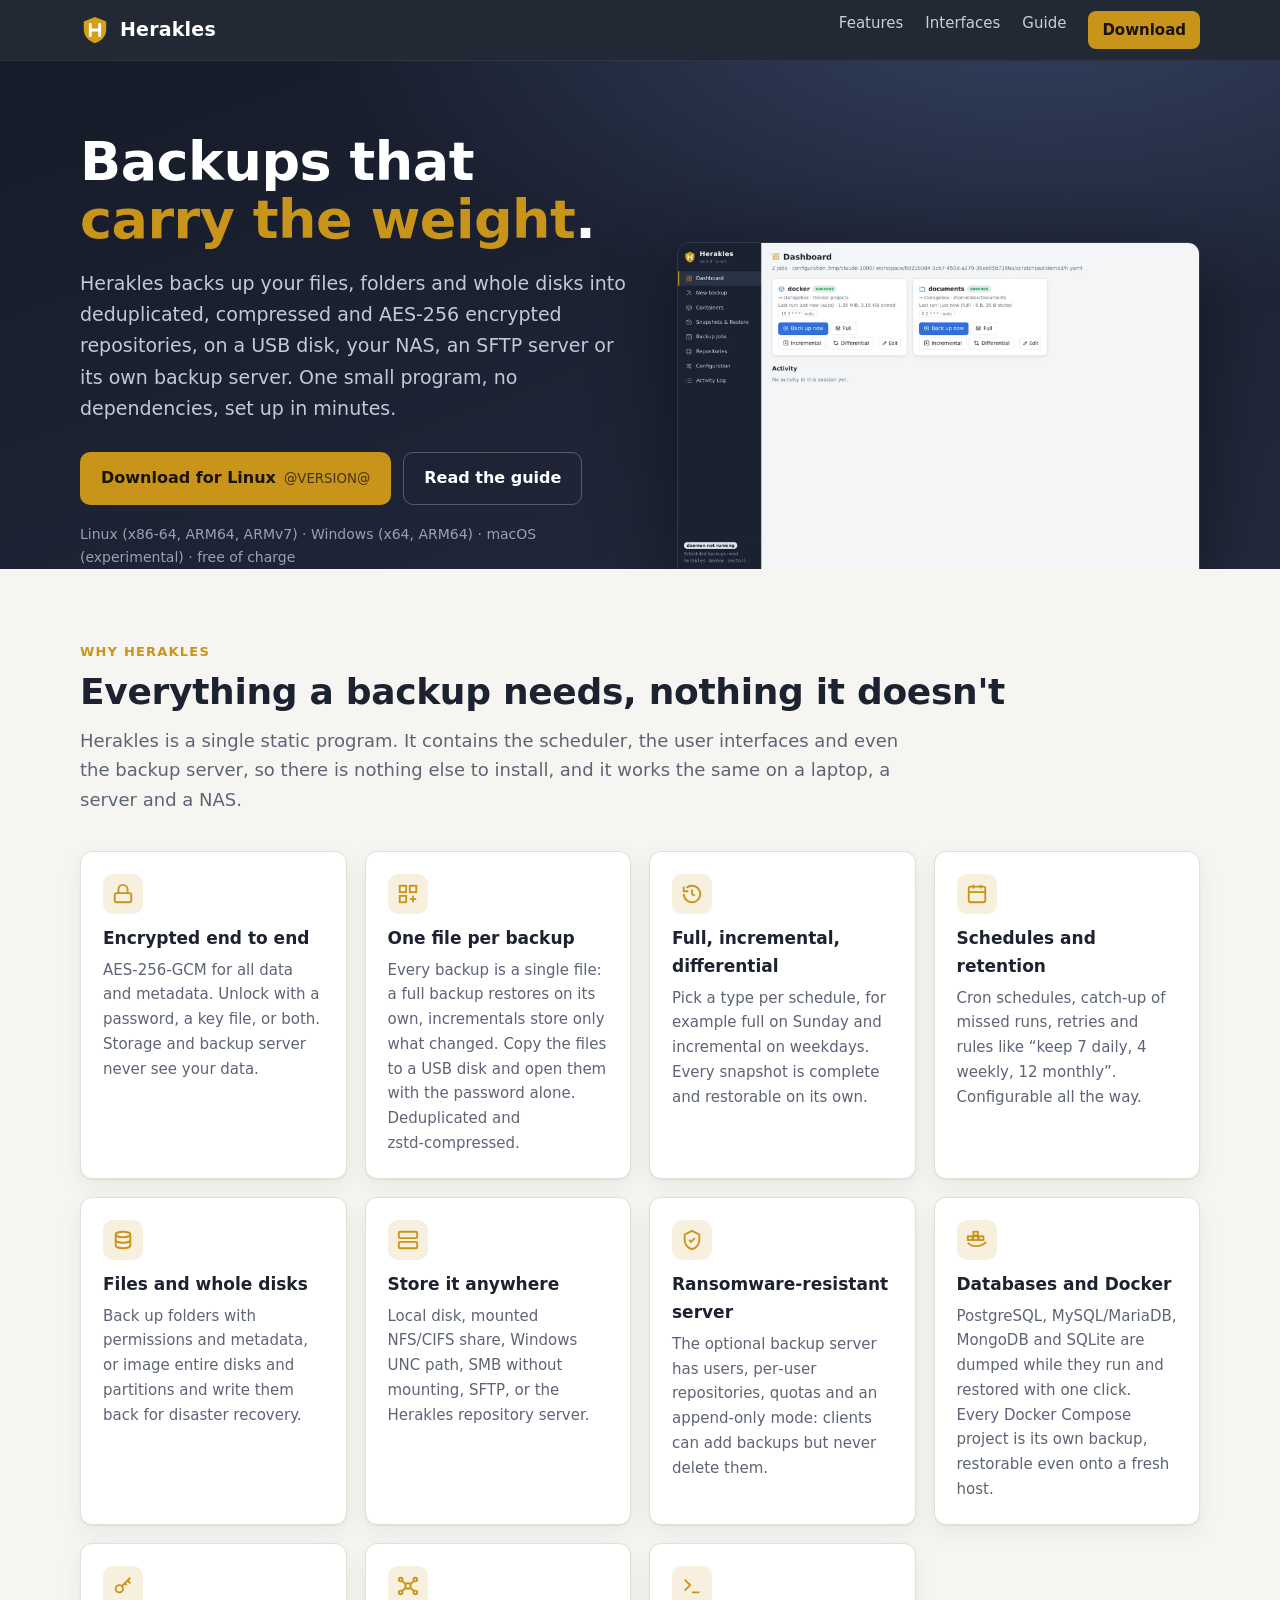
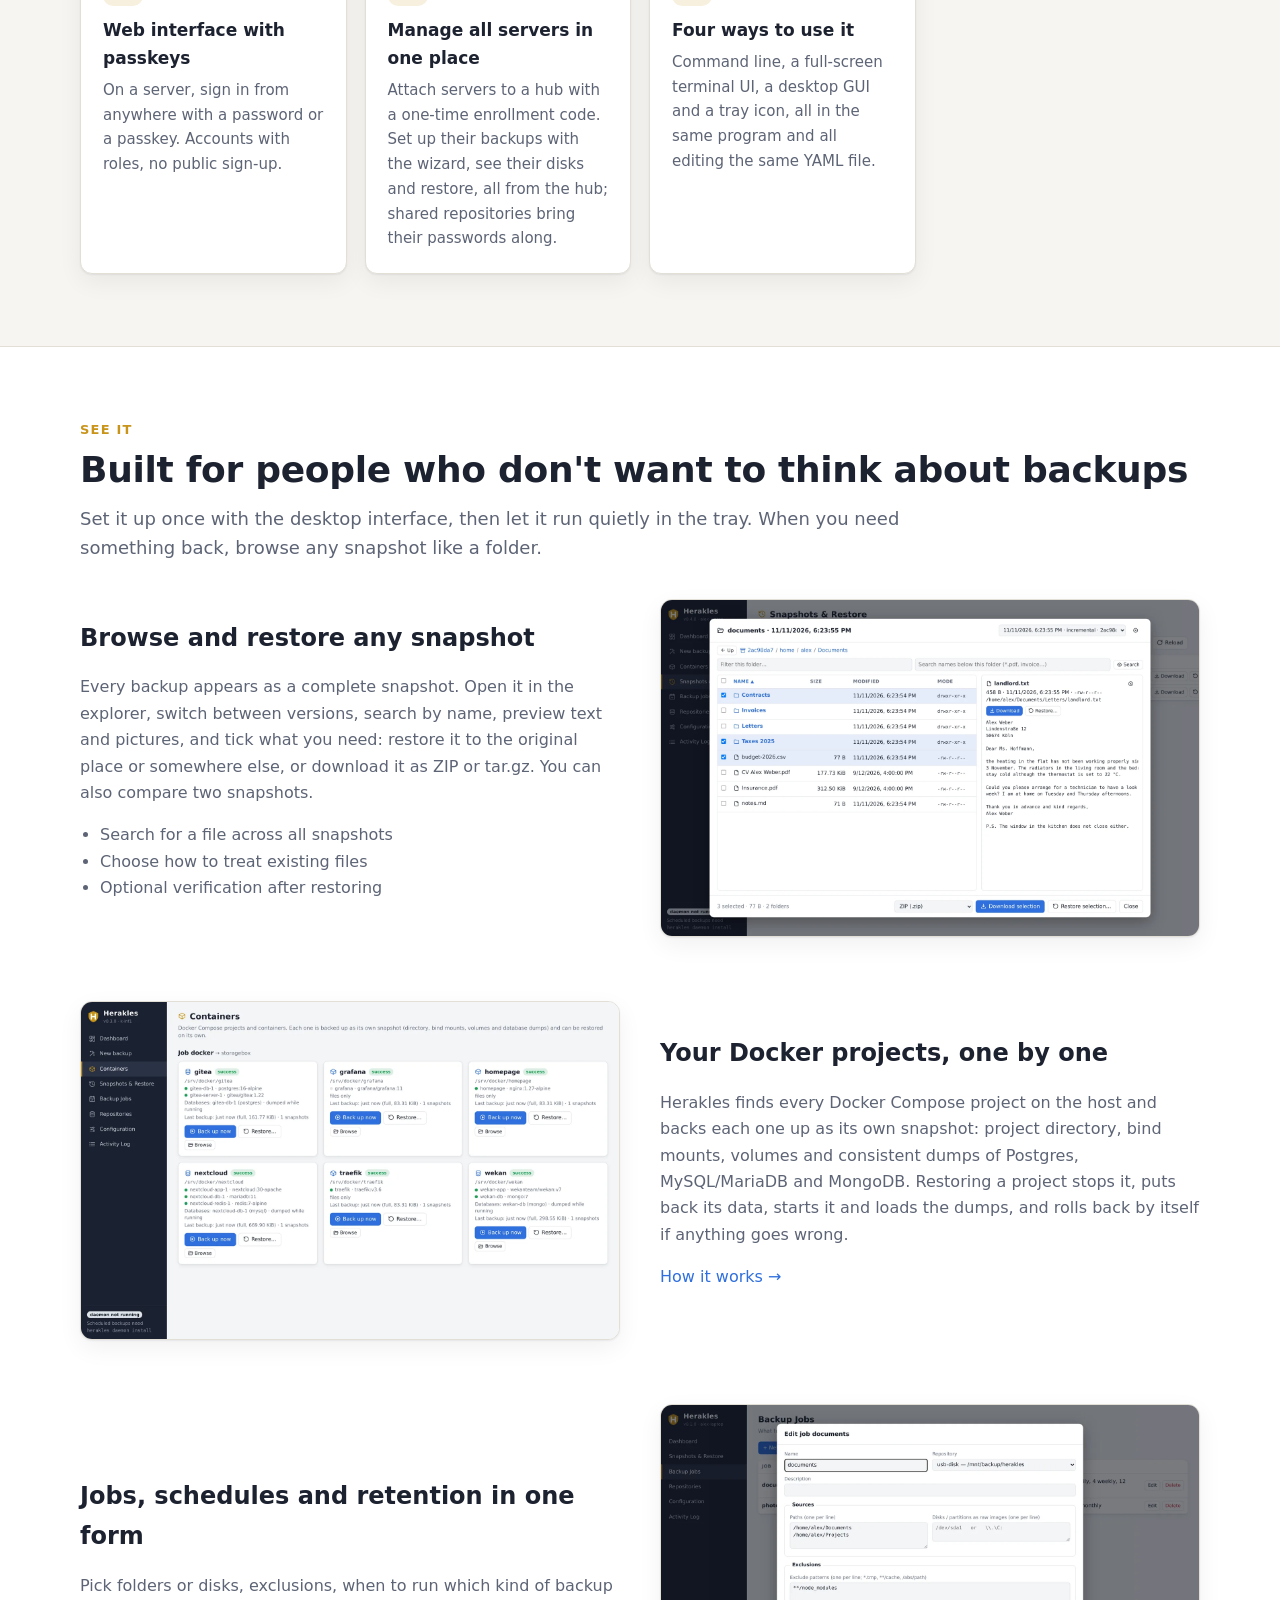
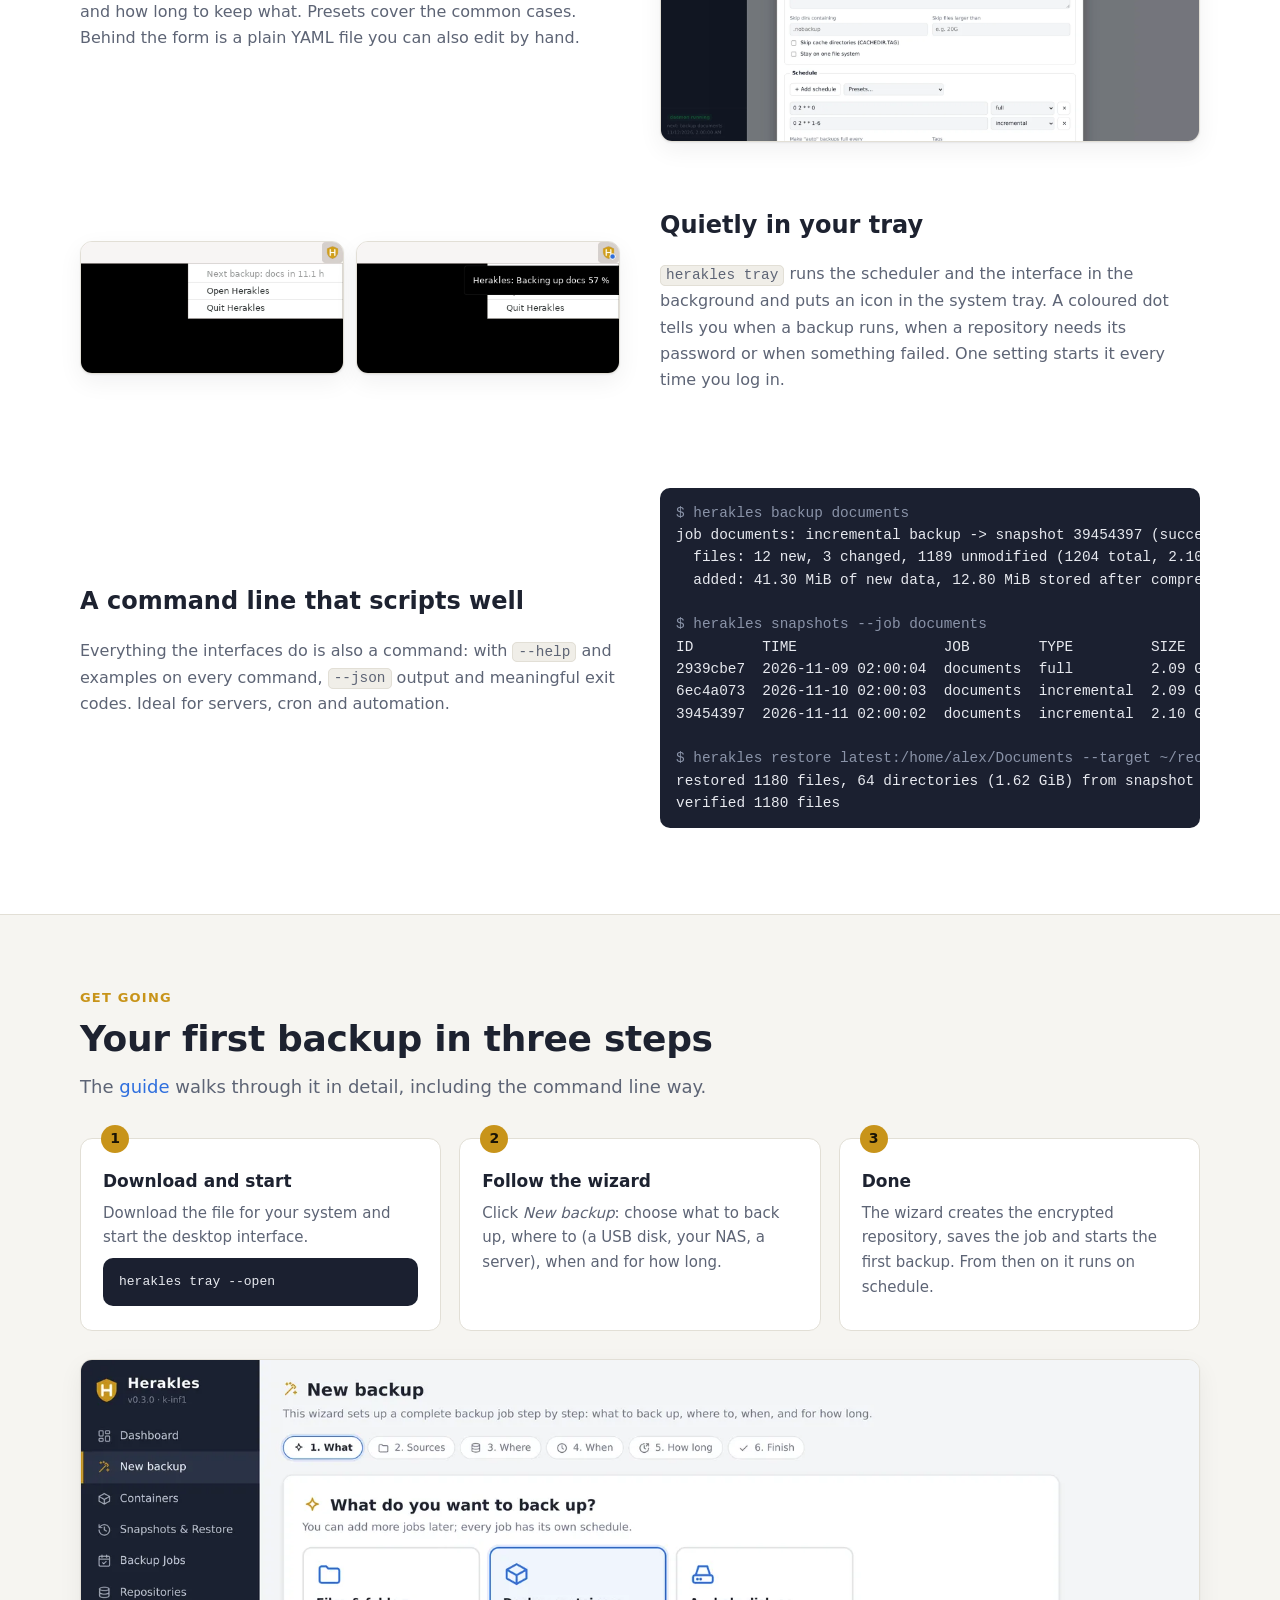
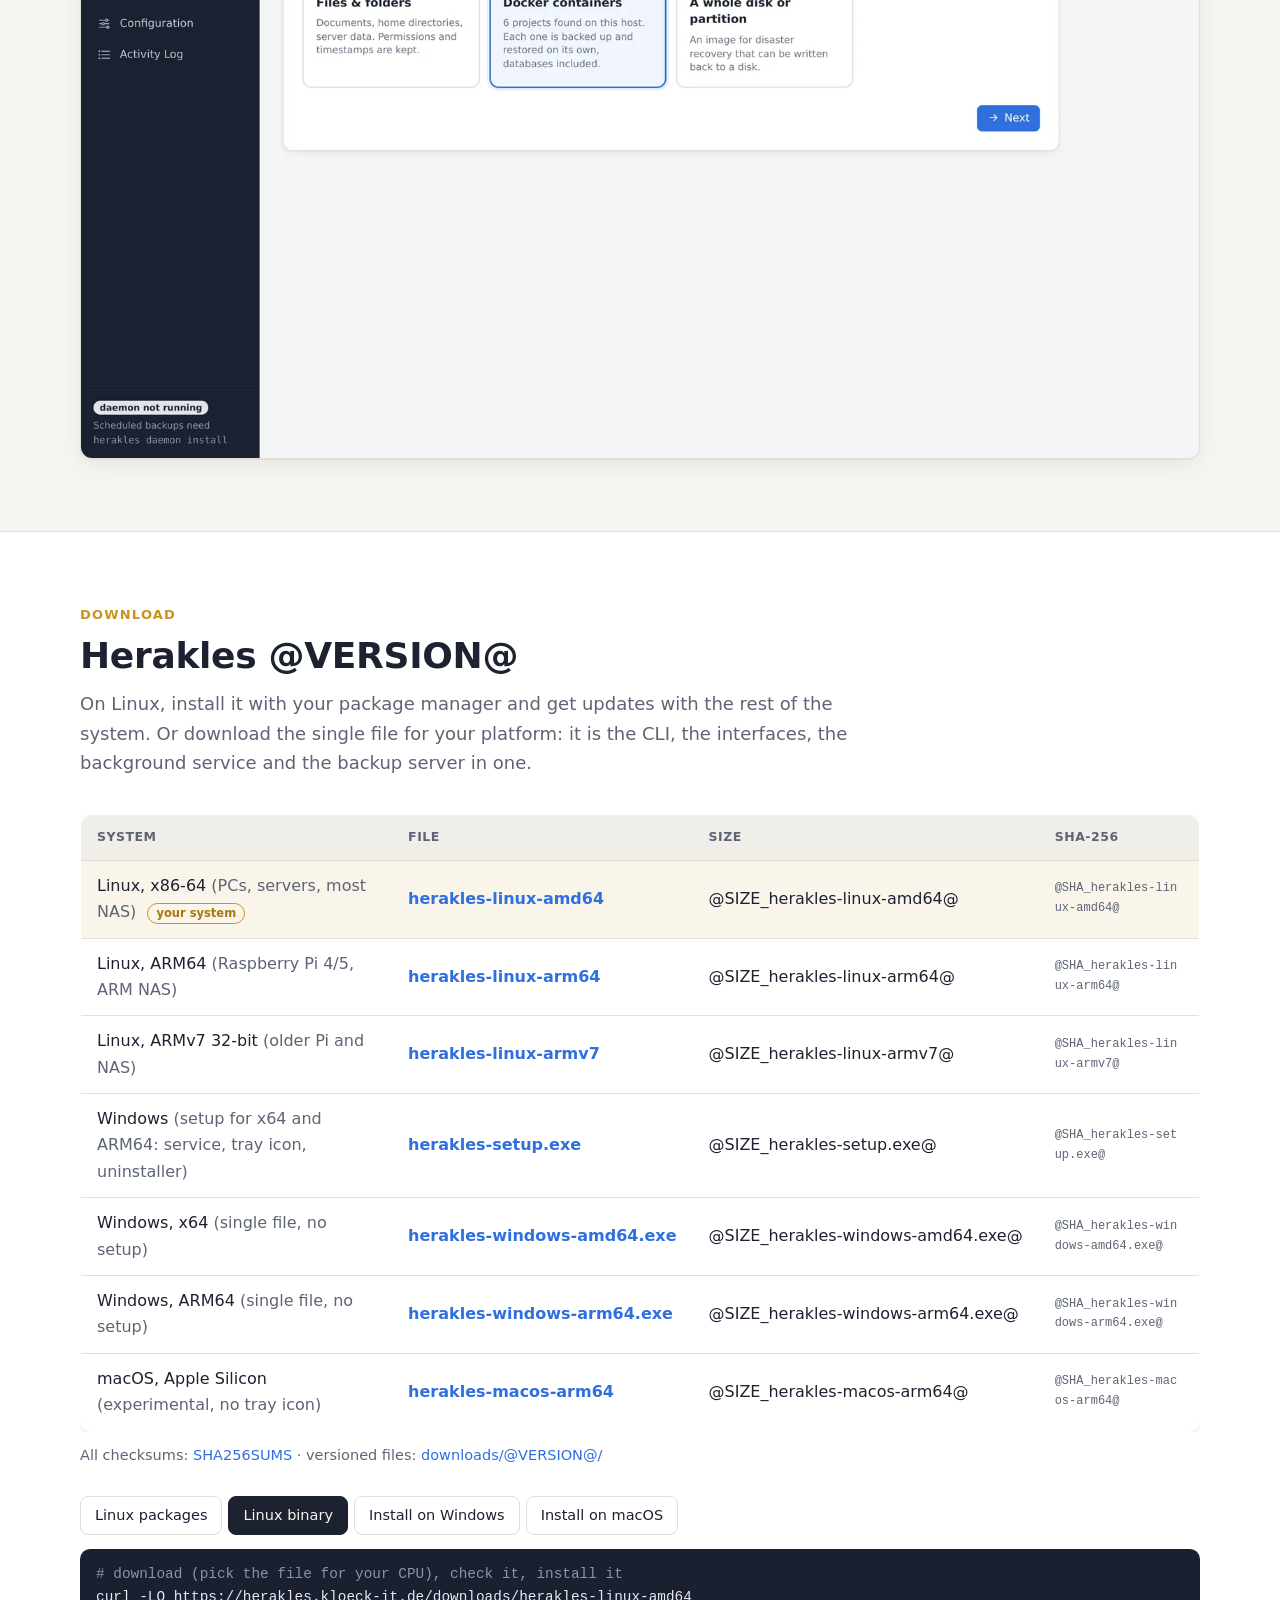
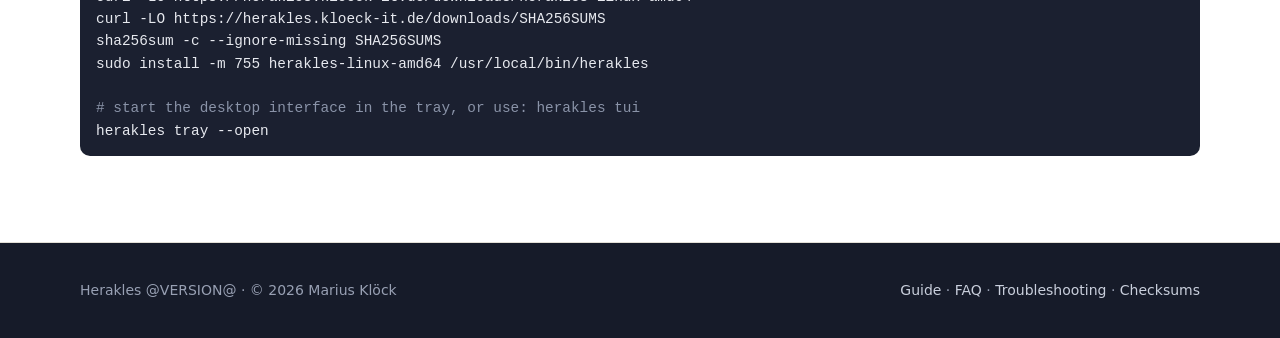
<file: website/site/index.html>
<!doctype html>
<html lang="en">
<head>
<meta charset="utf-8">
<meta name="viewport" content="width=device-width, initial-scale=1">
<title>Herakles Backup – deduplicated, encrypted backups for Linux and Windows</title>
<meta name="description" content="Herakles is a free backup system in a single binary: deduplicated, compressed, AES-256 encrypted backups of files and whole disks, with a CLI, terminal UI, desktop GUI, tray icon, scheduler and optional repository server.">
<link rel="icon" href="favicon.svg" type="image/svg+xml">
<link rel="stylesheet" href="style.css">
</head>
<body>
<header class="top">
  <div class="wrap">
    <a class="logo" href="./"><svg viewBox="0 0 64 64" aria-hidden="true"><path d="M32 4 8 14v16c0 15 10 26 24 30 14-4 24-15 24-30V14z" fill="#d4a017"/><path d="M22 20v24M42 20v24M22 32h20" stroke="#fff" stroke-width="6" stroke-linecap="round"/></svg>Herakles</a>
    <nav>
      <a href="#features">Features</a>
      <a href="#interfaces">Interfaces</a>
      <a href="guide.html">Guide</a>
      <a class="cta" href="#download">Download</a>
    </nav>
  </div>
</header>

<div class="hero">
  <div class="wrap grid">
    <div>
      <h1>Backups that <span>carry the weight</span>.</h1>
      <p class="lead">Herakles backs up your files, folders and whole disks into deduplicated, compressed and AES‑256 encrypted repositories, on a USB disk, your NAS, an SFTP server or its own backup server. One small program, no dependencies, set up in minutes.</p>
      <div class="buttons">
        <a class="btn primary" id="hero-dl" href="#download">Download Herakles <small>@VERSION@</small></a>
        <a class="btn ghost" href="guide.html">Read the guide</a>
      </div>
      <div class="meta">Linux (x86‑64, ARM64, ARMv7) · Windows (x64, ARM64) · macOS (experimental) · free of charge</div>
    </div>
    <img class="shot" src="img/dashboard.webp" width="1600" height="1000" alt="The Herakles desktop interface showing two backup jobs, their last results and next scheduled runs">
  </div>
</div>

<section id="features">
  <div class="wrap">
    <p class="eyebrow">Why Herakles</p>
    <h2 class="title">Everything a backup needs, nothing it doesn't</h2>
    <p class="intro">Herakles is a single static program. It contains the scheduler, the user interfaces and even the backup server, so there is nothing else to install, and it works the same on a laptop, a server and a NAS.</p>
    <div class="features">
      <div class="feature"><div class="icon"><svg viewBox="0 0 24 24" fill="none" stroke="currentColor" stroke-width="2"><rect x="3" y="11" width="18" height="10" rx="2"/><path d="M7 11V7a5 5 0 0 1 10 0v4"/></svg></div><h3>Encrypted end to end</h3><p>AES‑256‑GCM for all data and metadata. Unlock with a password, a key file, or both. Storage and backup server never see your data.</p></div>
      <div class="feature"><div class="icon"><svg viewBox="0 0 24 24" fill="none" stroke="currentColor" stroke-width="2"><rect x="3" y="3" width="7" height="7"/><rect x="14" y="3" width="7" height="7"/><rect x="3" y="14" width="7" height="7"/><path d="M14 17.5h7M17.5 14v7"/></svg></div><h3>One file per backup</h3><p>Every backup is a single file: a full backup restores on its own, incrementals store only what changed. Copy the files to a USB disk and open them with the password alone. Deduplicated and zstd‑compressed.</p></div>
      <div class="feature"><div class="icon"><svg viewBox="0 0 24 24" fill="none" stroke="currentColor" stroke-width="2"><path d="M3 12a9 9 0 1 0 3-6.7"/><path d="M3 4v5h5"/><path d="M12 7v5l3 2"/></svg></div><h3>Full, incremental, differential</h3><p>Pick a type per schedule, for example full on Sunday and incremental on weekdays. Every snapshot is complete and restorable on its own.</p></div>
      <div class="feature"><div class="icon"><svg viewBox="0 0 24 24" fill="none" stroke="currentColor" stroke-width="2"><rect x="3" y="4" width="18" height="17" rx="2"/><path d="M3 10h18M8 2v4M16 2v4"/></svg></div><h3>Schedules and retention</h3><p>Cron schedules, catch‑up of missed runs, retries and rules like “keep 7 daily, 4 weekly, 12 monthly”. Configurable all the way.</p></div>
      <div class="feature"><div class="icon"><svg viewBox="0 0 24 24" fill="none" stroke="currentColor" stroke-width="2"><ellipse cx="12" cy="6" rx="8" ry="3"/><path d="M4 6v6c0 1.7 3.6 3 8 3s8-1.3 8-3V6M4 12v6c0 1.7 3.6 3 8 3s8-1.3 8-3v-6"/></svg></div><h3>Files and whole disks</h3><p>Back up folders with permissions and metadata, or image entire disks and partitions and write them back for disaster recovery.</p></div>
      <div class="feature"><div class="icon"><svg viewBox="0 0 24 24" fill="none" stroke="currentColor" stroke-width="2"><rect x="2" y="3" width="20" height="7" rx="1.5"/><rect x="2" y="14" width="20" height="7" rx="1.5"/><path d="M6 6.5h.01M6 17.5h.01"/></svg></div><h3>Store it anywhere</h3><p>Local disk, mounted NFS/CIFS share, Windows UNC path, SMB without mounting, SFTP, or the Herakles repository server.</p></div>
      <div class="feature"><div class="icon"><svg viewBox="0 0 24 24" fill="none" stroke="currentColor" stroke-width="2"><path d="M12 2 4 6v6c0 5 3.4 8.6 8 10 4.6-1.4 8-5 8-10V6z"/><path d="m9 12 2 2 4-4"/></svg></div><h3>Ransomware‑resistant server</h3><p>The optional backup server has users, per‑user repositories, quotas and an append‑only mode: clients can add backups but never delete them.</p></div>
      <div class="feature"><div class="icon"><svg viewBox="0 0 24 24" fill="none" stroke="currentColor" stroke-width="2"><rect x="2" y="8" width="5" height="4"/><rect x="8" y="8" width="5" height="4"/><rect x="14" y="8" width="5" height="4"/><rect x="8" y="3" width="5" height="4"/><path d="M2 15c4 5 14 5 20-1"/></svg></div><h3>Databases and Docker</h3><p>PostgreSQL, MySQL/MariaDB, MongoDB and SQLite are dumped while they run and restored with one click. Every Docker Compose project is its own backup, restorable even onto a fresh host.</p></div>
      <div class="feature"><div class="icon"><svg viewBox="0 0 24 24" fill="none" stroke="currentColor" stroke-width="2"><circle cx="8" cy="15" r="4"/><path d="M10.8 12.2 20 3M17 6l3 3M14 9l2 2"/></svg></div><h3>Web interface with passkeys</h3><p>On a server, sign in from anywhere with a password or a passkey. Accounts with roles, no public sign-up.</p></div>
      <div class="feature"><div class="icon"><svg viewBox="0 0 24 24" fill="none" stroke="currentColor" stroke-width="2"><circle cx="12" cy="12" r="3"/><circle cx="4" cy="5" r="2"/><circle cx="20" cy="5" r="2"/><circle cx="4" cy="19" r="2"/><circle cx="20" cy="19" r="2"/><path d="M5.5 6.5 9.8 10M18.5 6.5 14.2 10M5.5 17.5 9.8 14M18.5 17.5 14.2 14"/></svg></div><h3>Manage all servers in one place</h3><p>Attach servers to a hub with a one-time enrollment code. Set up their backups with the wizard, see their disks and restore, all from the hub; shared repositories bring their passwords along.</p></div>
      <div class="feature"><div class="icon"><svg viewBox="0 0 24 24" fill="none" stroke="currentColor" stroke-width="2"><path d="M4 17l6-6-6-6M12 19h8"/></svg></div><h3>Four ways to use it</h3><p>Command line, a full‑screen terminal UI, a desktop GUI and a tray icon, all in the same program and all editing the same YAML file.</p></div>
    </div>
  </div>
</section>

<section class="alt" id="interfaces">
  <div class="wrap">
    <p class="eyebrow">See it</p>
    <h2 class="title">Built for people who don't want to think about backups</h2>
    <p class="intro">Set it up once with the desktop interface, then let it run quietly in the tray. When you need something back, browse any snapshot like a folder.</p>

    <div class="split">
      <div>
        <h3>Browse and restore any snapshot</h3>
        <p>Every backup appears as a complete snapshot. Open it in the explorer, switch between versions, search by name, preview text and pictures, and tick what you need: restore it to the original place or somewhere else, or download it as ZIP or tar.gz. You can also compare two snapshots.</p>
        <ul>
          <li>Search for a file across all snapshots</li>
          <li>Choose how to treat existing files</li>
          <li>Optional verification after restoring</li>
        </ul>
      </div>
      <div class="frame"><img src="img/explorer.webp" width="1600" height="1000" loading="lazy" alt="Snapshot explorer with a version switcher, selected folders and a text preview"></div>
    </div>

    <div class="split rev">
      <div>
        <h3>Your Docker projects, one by one</h3>
        <p>Herakles finds every Docker Compose project on the host and backs each one up as its own snapshot: project directory, bind mounts, volumes and consistent dumps of Postgres, MySQL/MariaDB and MongoDB. Restoring a project stops it, puts back its data, starts it and loads the dumps, and rolls back by itself if anything goes wrong.</p>
        <p><a href="guide.html#docker">How it works →</a></p>
      </div>
      <div class="frame"><img src="img/containers.webp" width="1600" height="1000" loading="lazy" alt="Containers page with one card per Docker Compose project"></div>
    </div>

    <div class="split">
      <div>
        <h3>Jobs, schedules and retention in one form</h3>
        <p>Pick folders or disks, exclusions, when to run which kind of backup and how long to keep what. Presets cover the common cases. Behind the form is a plain YAML file you can also edit by hand.</p>
      </div>
      <div class="frame"><img src="img/job-editor.webp" width="1600" height="1000" loading="lazy" alt="Job editor with sources, exclusions and schedule sections"></div>
    </div>

    <div class="split rev">
      <div>
        <h3>Quietly in your tray</h3>
        <p><code>herakles tray</code> runs the scheduler and the interface in the background and puts an icon in the system tray. A coloured dot tells you when a backup runs, when a repository needs its password or when something failed. One setting starts it every time you log in.</p>
      </div>
      <div class="tray-pair">
        <div class="frame"><img src="img/tray-menu.webp" width="800" height="400" loading="lazy" alt="Tray icon menu with the next backup time, Open Herakles and Quit Herakles"></div>
        <div class="frame"><img src="img/tray-busy.webp" width="800" height="400" loading="lazy" alt="Tray icon with a blue dot and the tooltip Backing up docs 57 %"></div>
      </div>
    </div>

    <div class="split">
      <div>
        <h3>A command line that scripts well</h3>
        <p>Everything the interfaces do is also a command: with <code>--help</code> and examples on every command, <code>--json</code> output and meaningful exit codes. Ideal for servers, cron and automation.</p>
      </div>
<pre><span class="c">$ herakles backup documents</span>
job documents: incremental backup -> snapshot 39454397 (success)
  files: 12 new, 3 changed, 1189 unmodified (1204 total, 2.10 GiB)
  added: 41.30 MiB of new data, 12.80 MiB stored after compression; took 0:04

<span class="c">$ herakles snapshots --job documents</span>
ID        TIME                 JOB        TYPE         SIZE      ADDED
2939cbe7  2026-11-09 02:00:04  documents  full         2.09 GiB  1.21 GiB
6ec4a073  2026-11-10 02:00:03  documents  incremental  2.09 GiB  9.84 MiB
39454397  2026-11-11 02:00:02  documents  incremental  2.10 GiB  12.80 MiB

<span class="c">$ herakles restore latest:/home/alex/Documents --target ~/recovered --verify</span>
restored 1180 files, 64 directories (1.62 GiB) from snapshot 39454397 to /home/alex/recovered
verified 1180 files</pre>
    </div>
  </div>
</section>

<section id="start">
  <div class="wrap">
    <p class="eyebrow">Get going</p>
    <h2 class="title">Your first backup in three steps</h2>
    <p class="intro">The <a href="guide.html#quick-start">guide</a> walks through it in detail, including the command line way.</p>
    <div class="steps">
      <div class="step"><h3>Download and start</h3><p>Download the file for your system and start the desktop interface.</p><pre>herakles tray --open</pre></div>
      <div class="step"><h3>Follow the wizard</h3><p>Click <em>New backup</em>: choose what to back up, where to (a USB disk, your NAS, a server), when and for how long.</p></div>
      <div class="step"><h3>Done</h3><p>The wizard creates the encrypted repository, saves the job and starts the first backup. From then on it runs on schedule.</p></div>
    </div>
    <div class="frame" style="margin-top:28px"><img src="img/wizard.webp" width="1600" height="1000" loading="lazy" alt="The backup wizard: what do you want to back up?"></div>
  </div>
</section>

<section class="alt" id="download">
  <div class="wrap">
    <p class="eyebrow">Download</p>
    <h2 class="title">Herakles @VERSION@</h2>
    <p class="intro">On Linux, install it with your package manager and get updates with the rest of the system. Or download the single file for your platform: it is the CLI, the interfaces, the background service and the backup server in one.</p>
    <div class="table-scroll">
    <table class="dl-table" id="dl-table">
      <tr><th>System</th><th>File</th><th>Size</th><th class="sum">SHA‑256</th></tr>
      <tr data-os="linux-amd64"><td>Linux, x86‑64 <span class="muted">(PCs, servers, most NAS)</span></td><td><a class="file" href="downloads/herakles-linux-amd64" download>herakles-linux-amd64</a></td><td>@SIZE_herakles-linux-amd64@</td><td class="sum">@SHA_herakles-linux-amd64@</td></tr>
      <tr data-os="linux-arm64"><td>Linux, ARM64 <span class="muted">(Raspberry Pi 4/5, ARM NAS)</span></td><td><a class="file" href="downloads/herakles-linux-arm64" download>herakles-linux-arm64</a></td><td>@SIZE_herakles-linux-arm64@</td><td class="sum">@SHA_herakles-linux-arm64@</td></tr>
      <tr data-os="linux-armv7"><td>Linux, ARMv7 32‑bit <span class="muted">(older Pi and NAS)</span></td><td><a class="file" href="downloads/herakles-linux-armv7" download>herakles-linux-armv7</a></td><td>@SIZE_herakles-linux-armv7@</td><td class="sum">@SHA_herakles-linux-armv7@</td></tr>
      <tr data-os="windows-setup"><td>Windows <span class="muted">(setup for x64 and ARM64: service, tray icon, uninstaller)</span></td><td><a class="file" href="downloads/herakles-setup.exe" download>herakles-setup.exe</a></td><td>@SIZE_herakles-setup.exe@</td><td class="sum">@SHA_herakles-setup.exe@</td></tr>
      <tr data-os="windows-amd64"><td>Windows, x64 <span class="muted">(single file, no setup)</span></td><td><a class="file" href="downloads/herakles-windows-amd64.exe" download>herakles-windows-amd64.exe</a></td><td>@SIZE_herakles-windows-amd64.exe@</td><td class="sum">@SHA_herakles-windows-amd64.exe@</td></tr>
      <tr data-os="windows-arm64"><td>Windows, ARM64 <span class="muted">(single file, no setup)</span></td><td><a class="file" href="downloads/herakles-windows-arm64.exe" download>herakles-windows-arm64.exe</a></td><td>@SIZE_herakles-windows-arm64.exe@</td><td class="sum">@SHA_herakles-windows-arm64.exe@</td></tr>
      <tr data-os="macos-arm64"><td>macOS, Apple Silicon <span class="muted">(experimental, no tray icon)</span></td><td><a class="file" href="downloads/herakles-macos-arm64" download>herakles-macos-arm64</a></td><td>@SIZE_herakles-macos-arm64@</td><td class="sum">@SHA_herakles-macos-arm64@</td></tr>
    </table>
    </div>
    <p style="margin-top:12px;font-size:14.5px;color:var(--muted)">All checksums: <a href="downloads/SHA256SUMS">SHA256SUMS</a> · versioned files: <a href="downloads/@VERSION@/">downloads/@VERSION@/</a></p>

    <div class="os-tabs" role="tablist">
      <button role="tab" data-tab="packages" aria-selected="true">Linux packages</button>
      <button role="tab" data-tab="linux" aria-selected="false">Linux binary</button>
      <button role="tab" data-tab="windows" aria-selected="false">Install on Windows</button>
      <button role="tab" data-tab="macos" aria-selected="false">Install on macOS</button>
    </div>
    <div class="os-panel" data-panel="packages">
<pre><span class="c"># Debian, Ubuntu, Fedora, RHEL/Rocky/Alma, openSUSE, Arch: adds the signed repository,</span>
<span class="c"># installs, then asks: desktop or server, and sets it up</span>
curl -fsSL https://herakles.kloeck-it.de/install.sh | sudo sh</pre>
      <p style="color:var(--muted)">Updates then arrive with <code>apt upgrade</code>, <code>dnf upgrade</code>, <code>zypper up</code> or <code>pacman -Syu</code>. Packages for x86‑64, ARM64 and ARMv7, signed with key <code>1035 012D 5247 A80F D798 8DFD E64E FE56 44EE 8226</code> (<a href="herakles.asc">herakles.asc</a>). Setting it up by hand is described in the <a href="guide.html#install">guide</a>.</p>
    </div>
    <div class="os-panel" data-panel="linux" hidden>
<pre><span class="c"># download (pick the file for your CPU), check it, install it</span>
curl -LO https://herakles.kloeck-it.de/downloads/herakles-linux-amd64
curl -LO https://herakles.kloeck-it.de/downloads/SHA256SUMS
sha256sum -c --ignore-missing SHA256SUMS
sudo install -m 755 herakles-linux-amd64 /usr/local/bin/herakles

<span class="c"># start the desktop interface in the tray, or use: herakles tui</span>
herakles tray --open</pre>
    </div>
    <div class="os-panel" data-panel="windows" hidden>
      <p>Download <a href="downloads/herakles-setup.exe" download><code>herakles-setup.exe</code></a> and run it. It installs Herakles for x64 and ARM64 Windows and asks how you use it: for the <strong>whole computer</strong> (a Windows service backs up every file and whole disks, also when nobody is logged in; the Herakles window opens it) or <strong>only your own files</strong>. An enrollment code from a <a href="guide.html#hub">hub</a> attaches the computer right away. The backup wizard in the Herakles window does the rest; no console needed. Uninstall it under <em>Settings → Apps</em>.</p>
<pre><span class="c"># unattended, e.g. from a deployment tool (see the guide for all options)</span>
herakles-setup.exe /S /MODE=desktop /HUB=HKE1-…</pre>
      <p style="color:var(--muted)">Without the setup, the single file works too:</p>
<pre><span class="c"># PowerShell: download, check, put it somewhere permanent</span>
mkdir $env:LOCALAPPDATA\Herakles -Force
cd $env:LOCALAPPDATA\Herakles
Invoke-WebRequest https://herakles.kloeck-it.de/downloads/herakles-windows-amd64.exe -OutFile herakles.exe
(Get-FileHash herakles.exe).Hash   <span class="c"># compare with SHA256SUMS</span>

.\herakles.exe tray --open</pre>
      <p style="color:var(--muted)">Windows SmartScreen may warn about an unknown publisher the first time, because the setup and the program are not code-signed. Choose <em>More info → Run anyway</em>.</p>
    </div>
    <div class="os-panel" data-panel="macos" hidden>
<pre>curl -LO https://herakles.kloeck-it.de/downloads/herakles-macos-arm64
chmod +x herakles-macos-arm64
xattr -d com.apple.quarantine herakles-macos-arm64   <span class="c"># allow the unsigned file</span>
sudo mv herakles-macos-arm64 /usr/local/bin/herakles
herakles gui</pre>
      <p style="color:var(--muted)">The macOS build is experimental and has not been tested on a Mac yet. CLI, terminal UI and GUI are expected to work. The tray icon is not available.</p>
    </div>
  </div>
</section>

<footer>
  <div class="wrap">
    <div>Herakles @VERSION@ · © 2026 Marius Klöck</div>
    <div><a href="guide.html">Guide</a> · <a href="guide.html#faq">FAQ</a> · <a href="guide.html#troubleshooting">Troubleshooting</a> · <a href="downloads/SHA256SUMS">Checksums</a></div>
  </div>
</footer>

<script>
(() => {
  // Highlight the download that fits this browser's system.
  const ua = navigator.userAgent, pf = (navigator.userAgentData && navigator.userAgentData.platform) || navigator.platform || '';
  let os = null;
  if (/Win/i.test(pf) || /Windows/i.test(ua)) os = 'windows-setup';
  else if (/Mac/i.test(pf) || /Mac OS X/i.test(ua)) os = 'macos-arm64';
  else if (/Linux|X11/i.test(pf + ua) && !/Android/i.test(ua)) os = /aarch64|arm64/i.test(pf + ua) ? 'linux-arm64' : /armv7|armv8l/i.test(pf + ua) ? 'linux-armv7' : 'linux-amd64';
  const row = os && document.querySelector('tr[data-os="' + os + '"]');
  if (row) {
    row.classList.add('recommended');
    row.cells[0].insertAdjacentHTML('beforeend', ' <span class="tag">your system</span>');
    const a = row.querySelector('a.file');
    const hero = document.getElementById('hero-dl');
    hero.href = a.getAttribute('href');
    hero.setAttribute('download', '');
    hero.firstChild.nodeValue = 'Download for ' + row.cells[0].firstChild.nodeValue.trim().replace(/,.*/, '') + ' ';
  }
  const tabs = document.querySelectorAll('.os-tabs button');
  const select = name => {
    tabs.forEach(b => b.setAttribute('aria-selected', String(b.dataset.tab === name)));
    document.querySelectorAll('.os-panel').forEach(p => { p.hidden = p.dataset.panel !== name; });
  };
  tabs.forEach(b => b.addEventListener('click', () => select(b.dataset.tab)));
  if (os) select(os.split('-')[0]);
})();
</script>
</body>
</html>
</file>
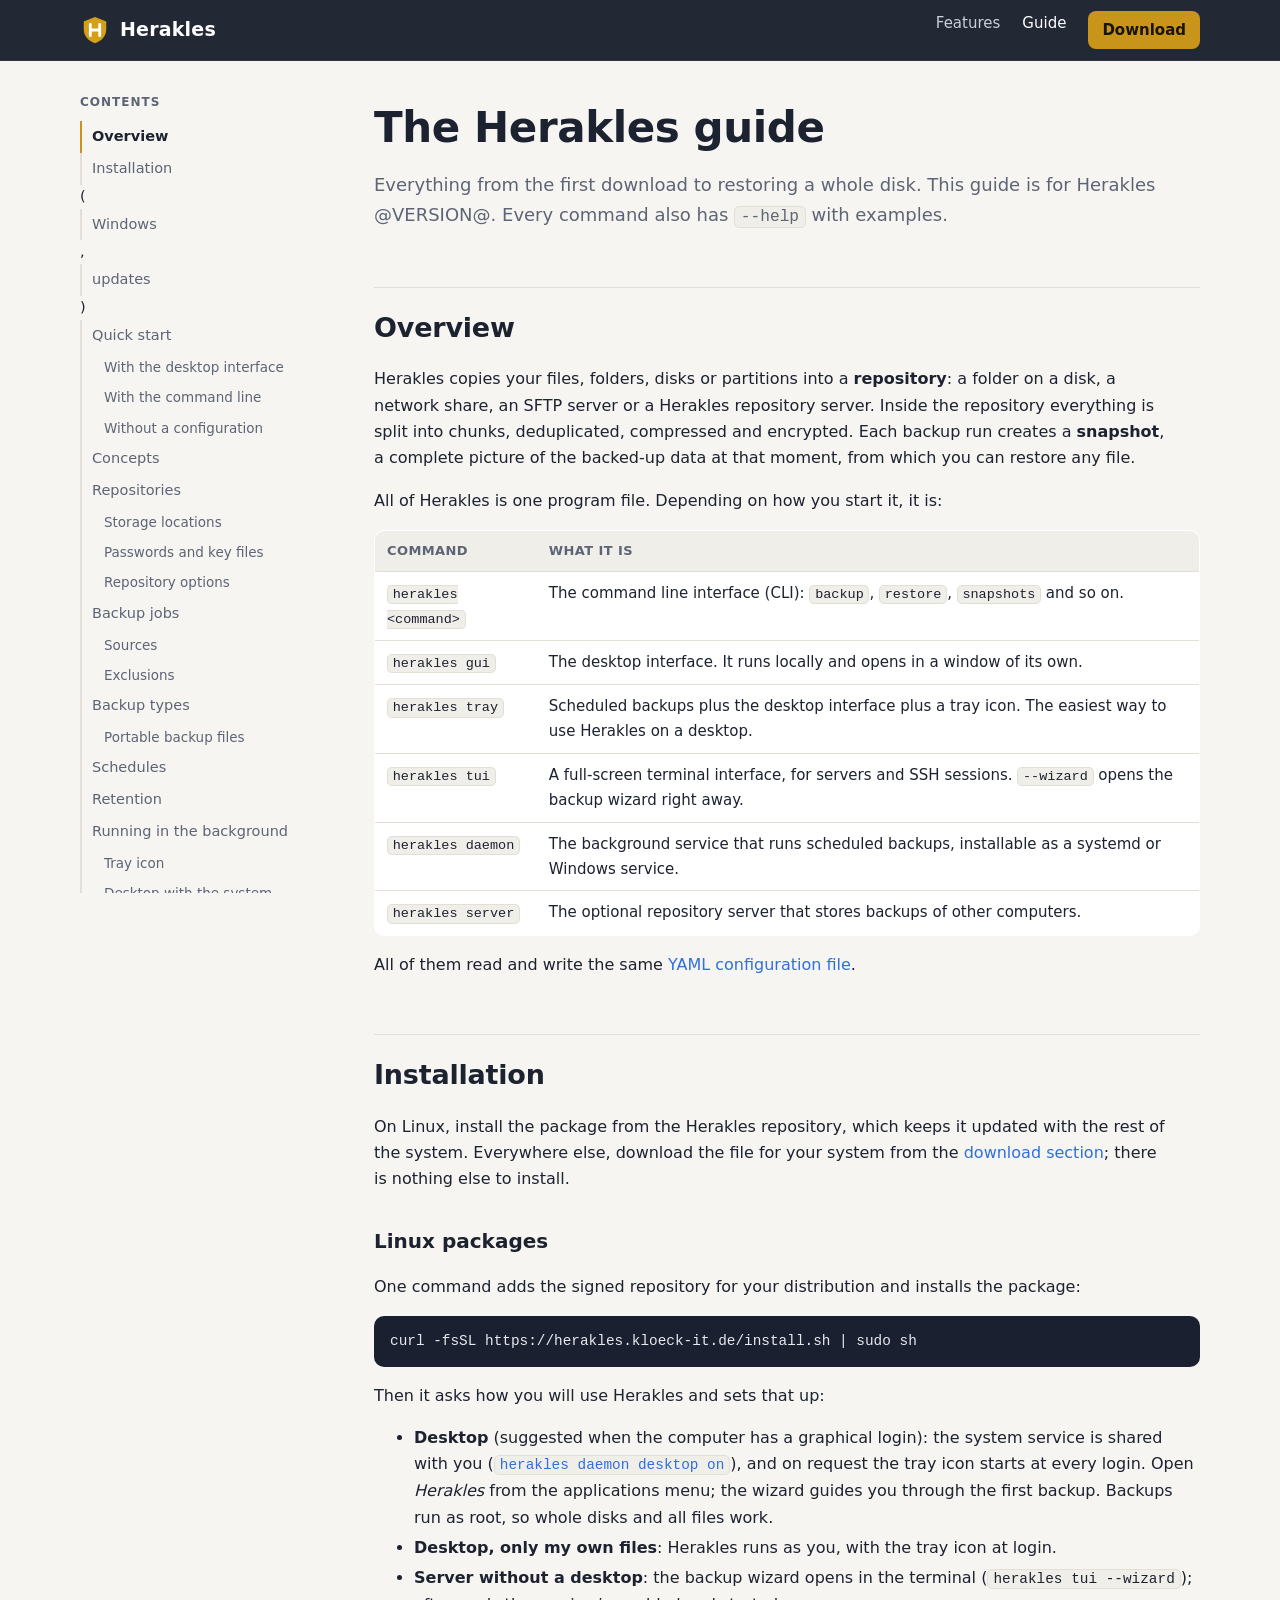
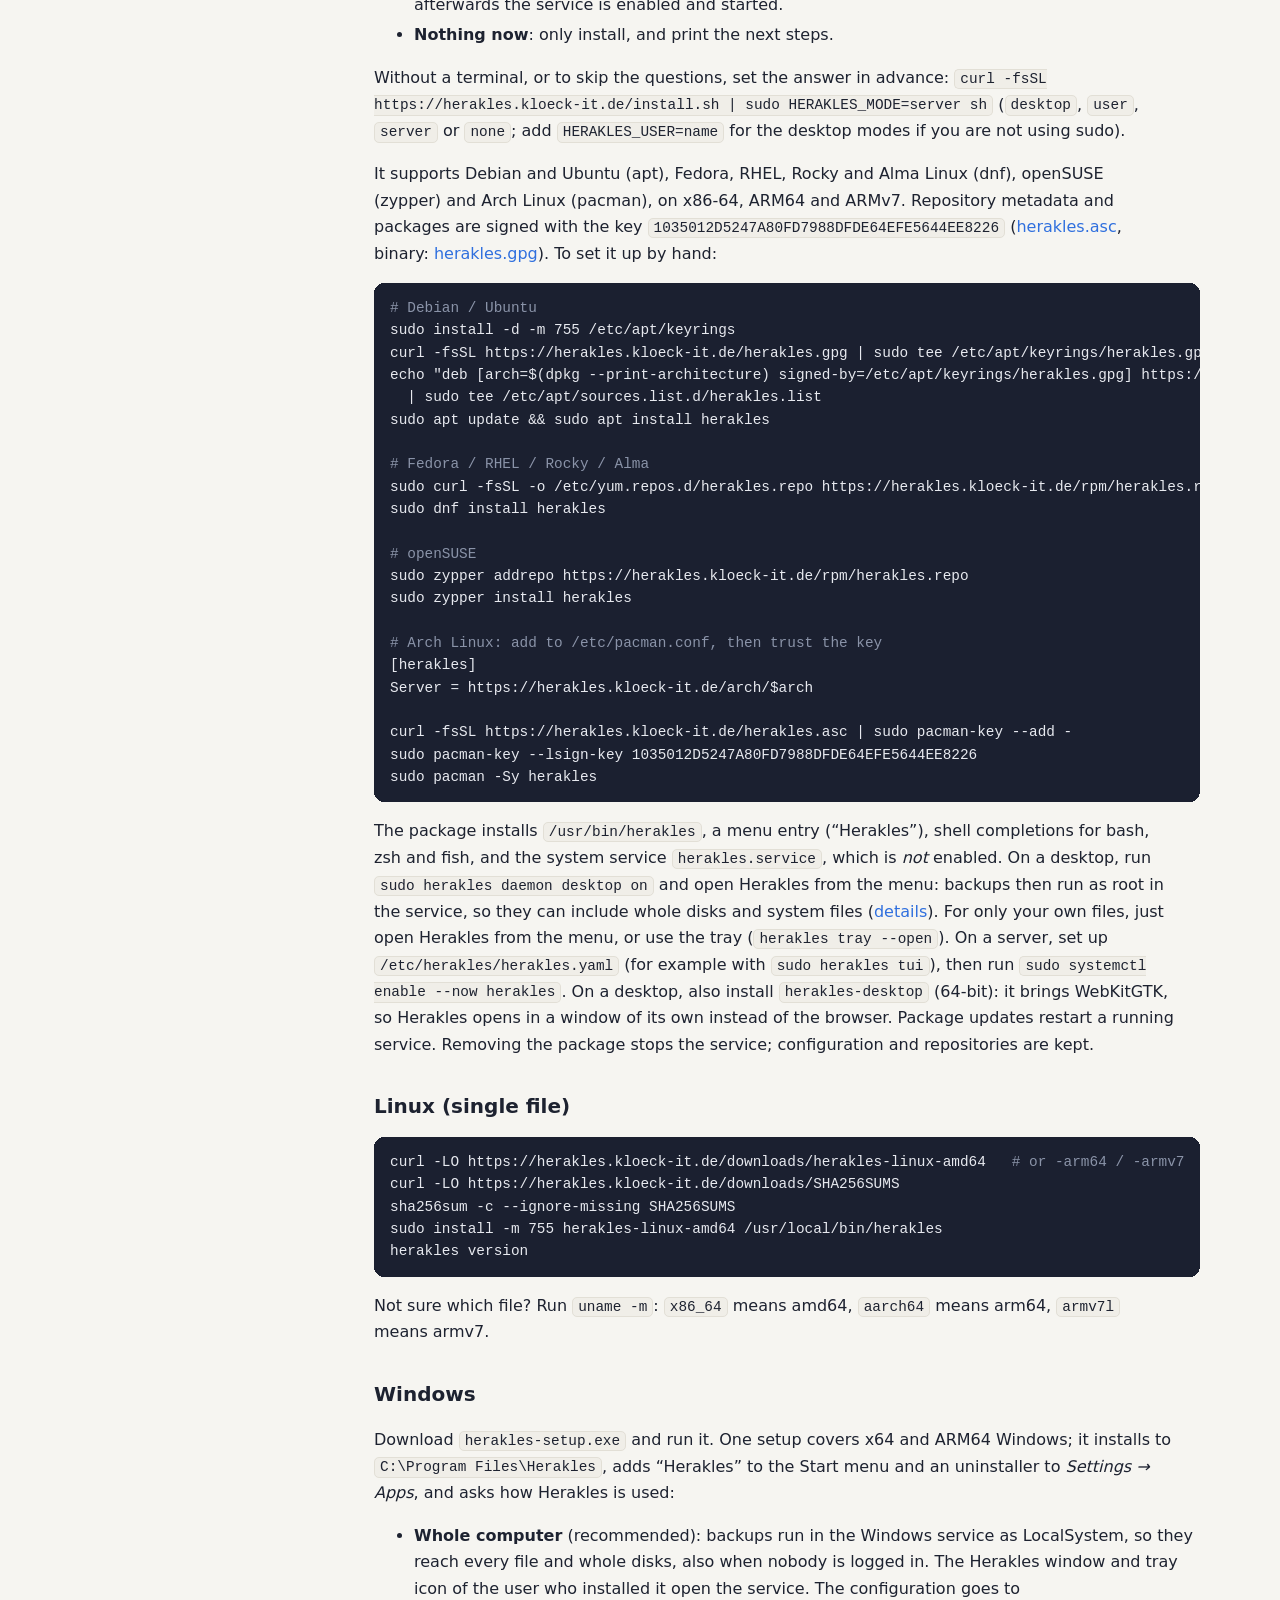
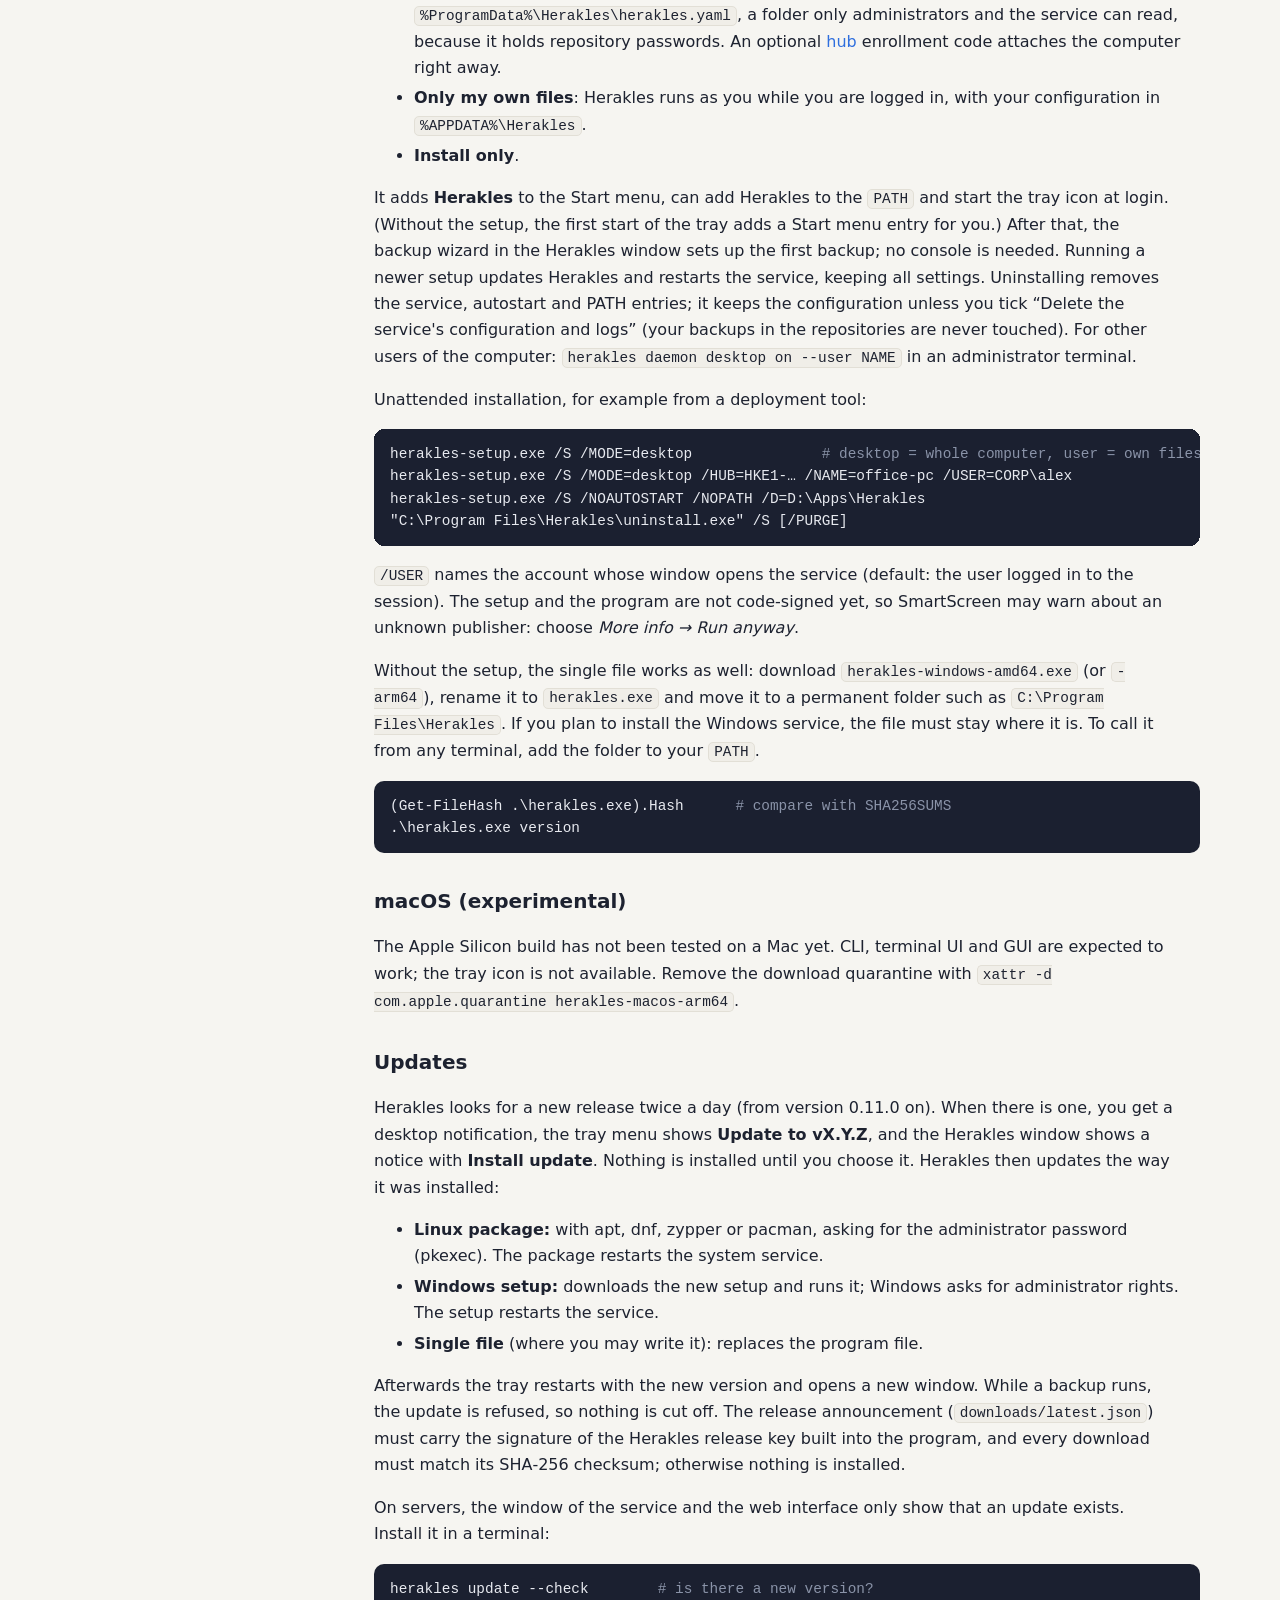
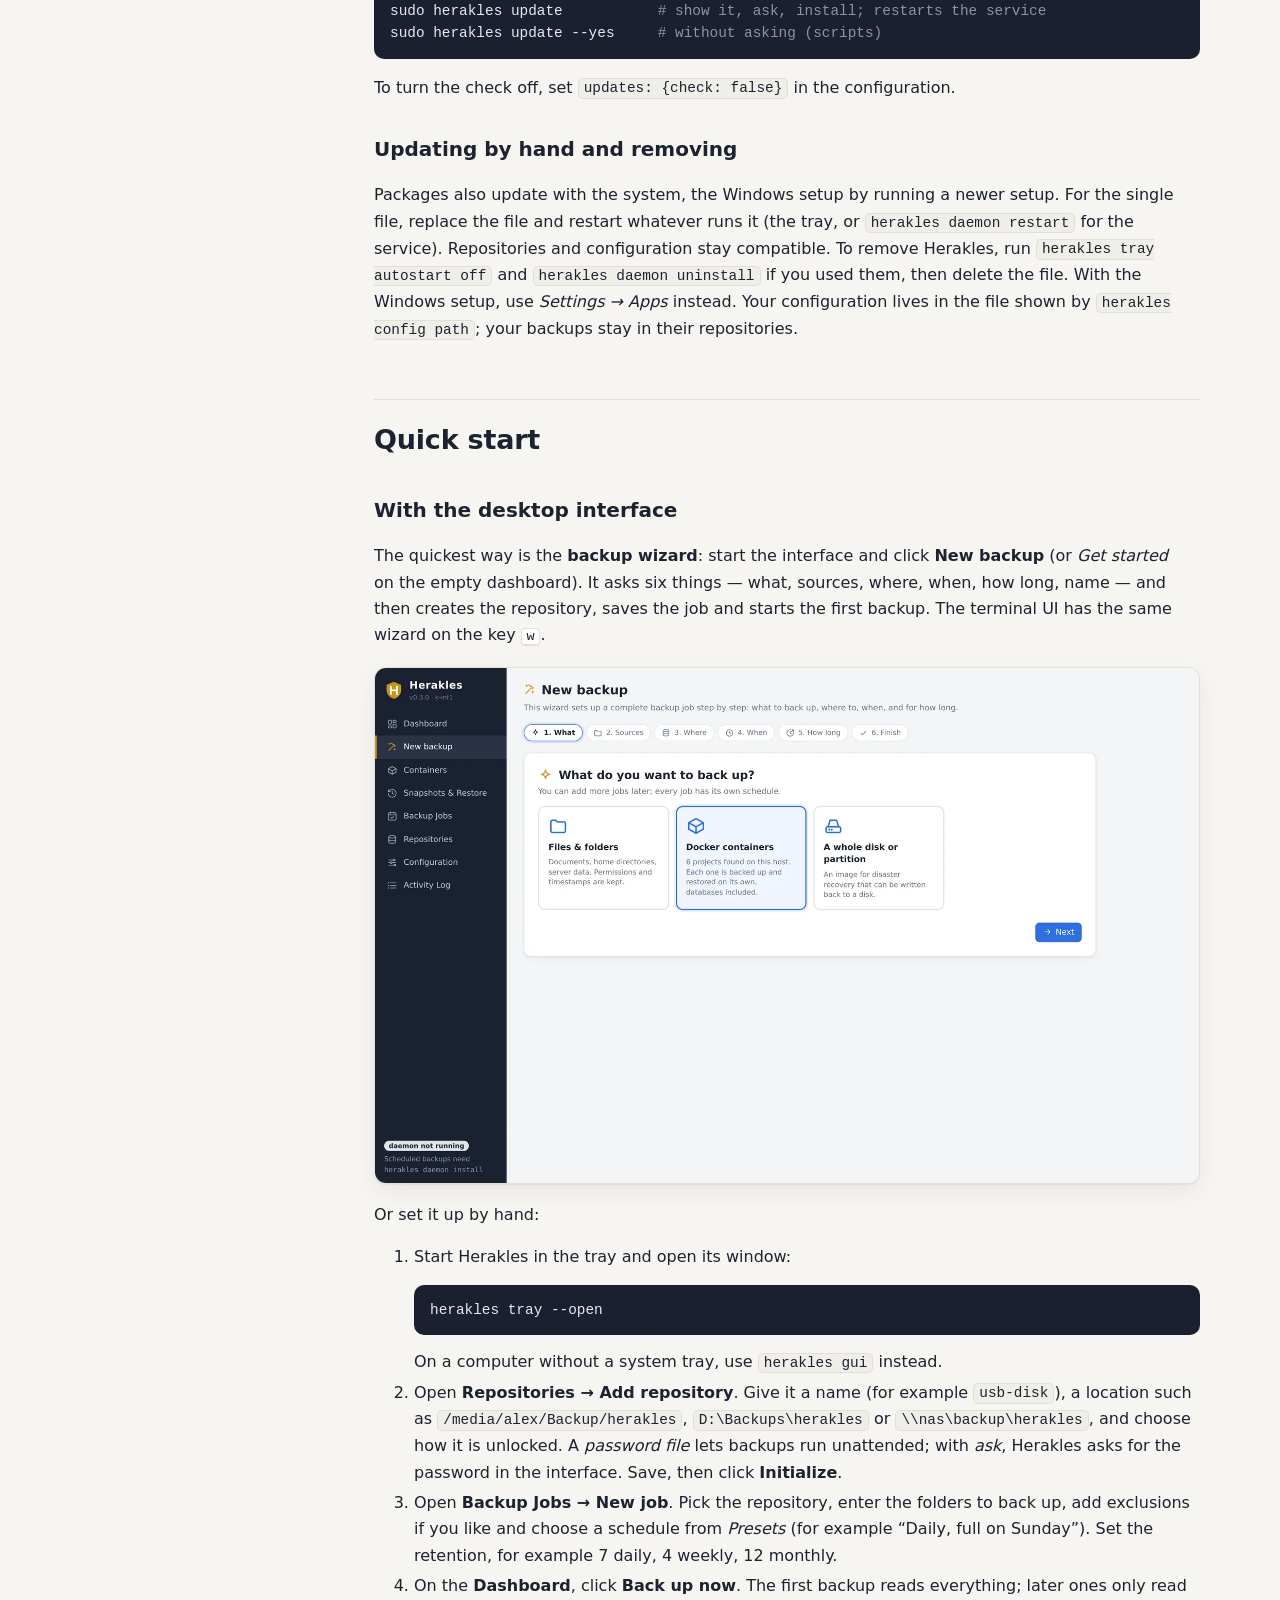
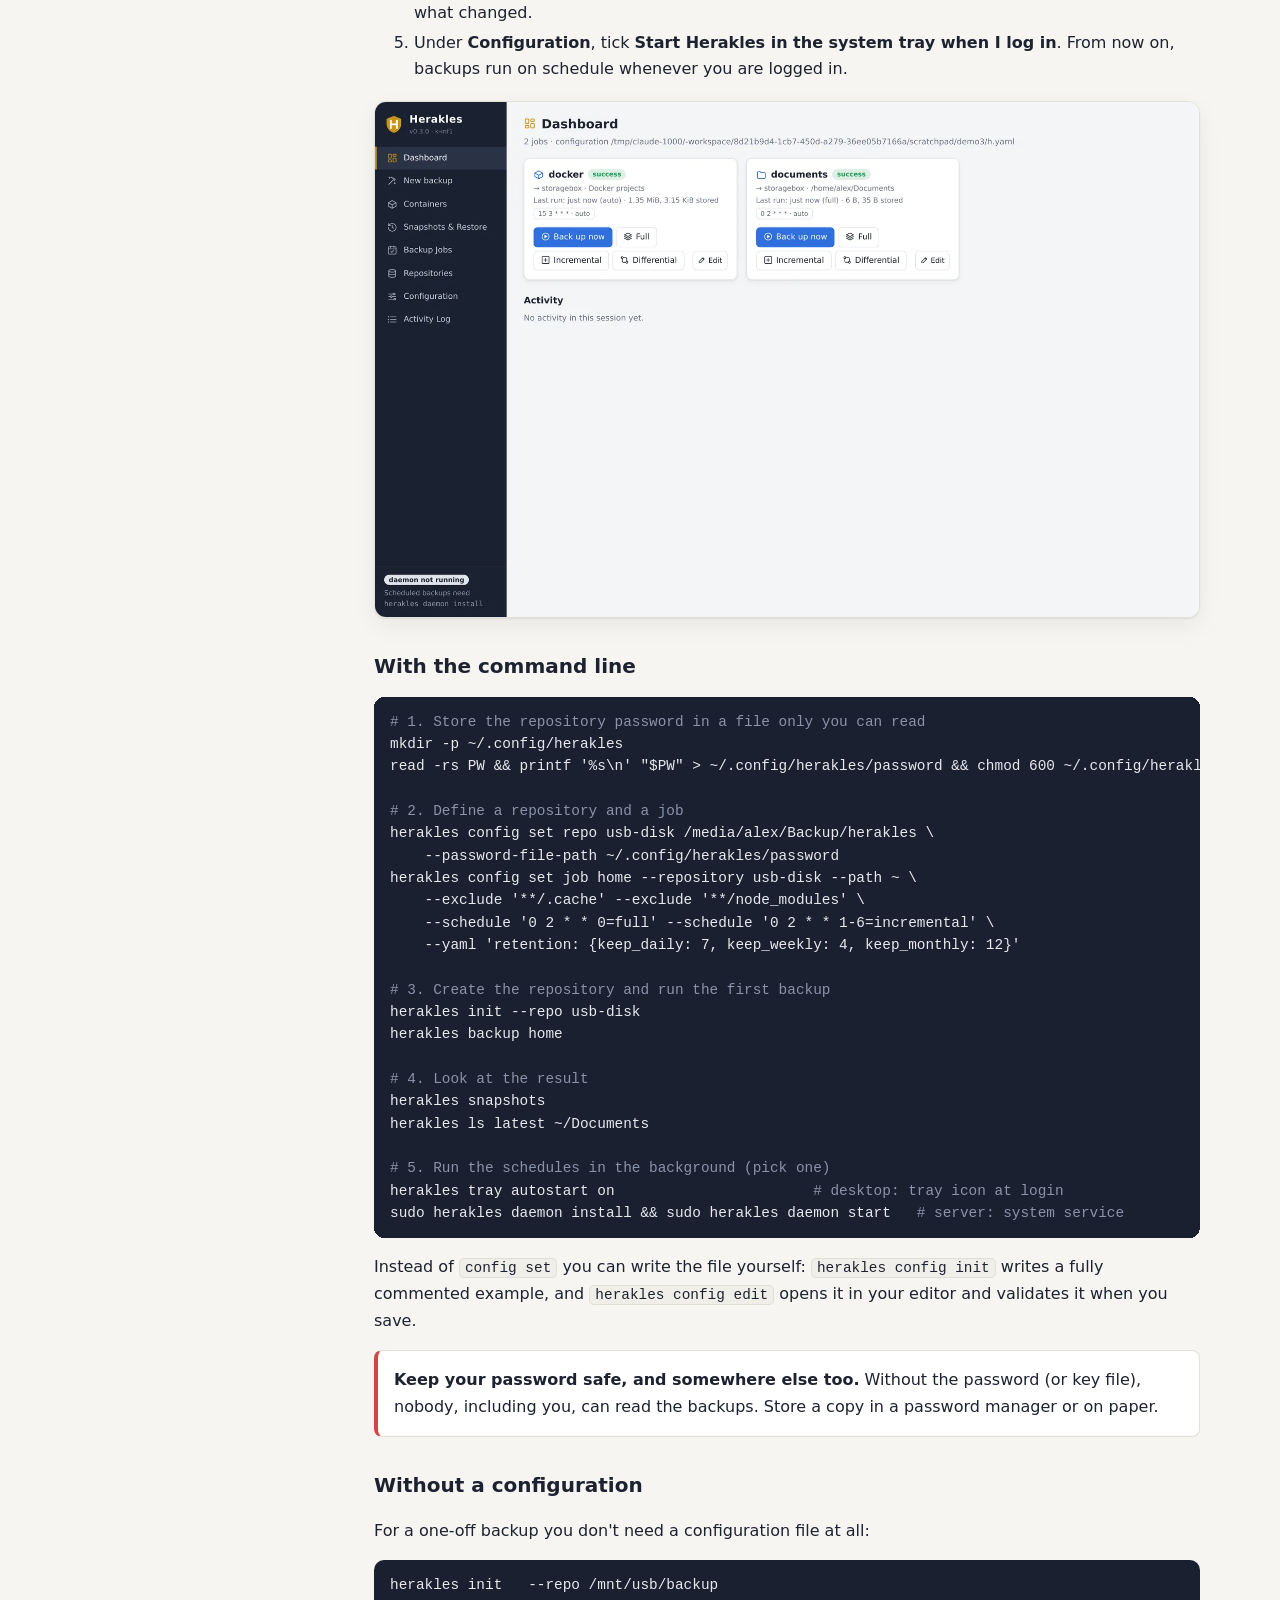
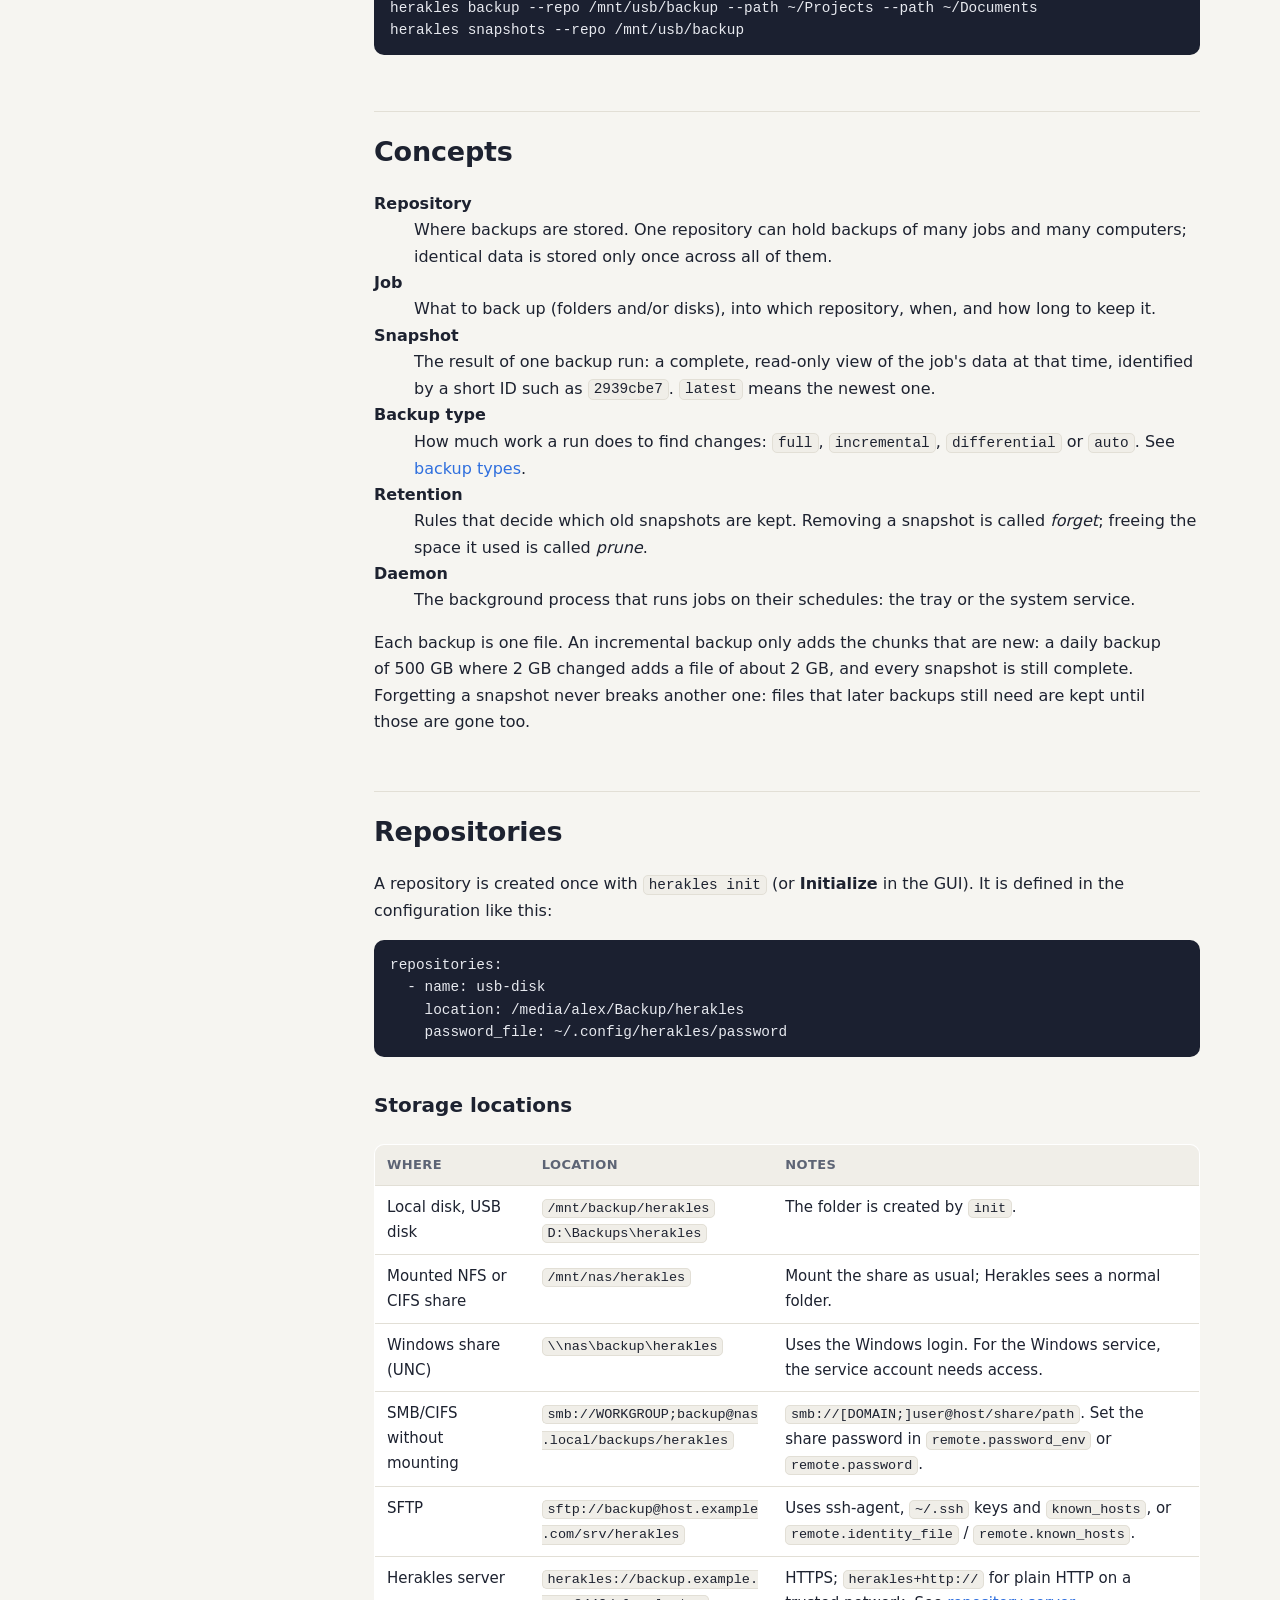
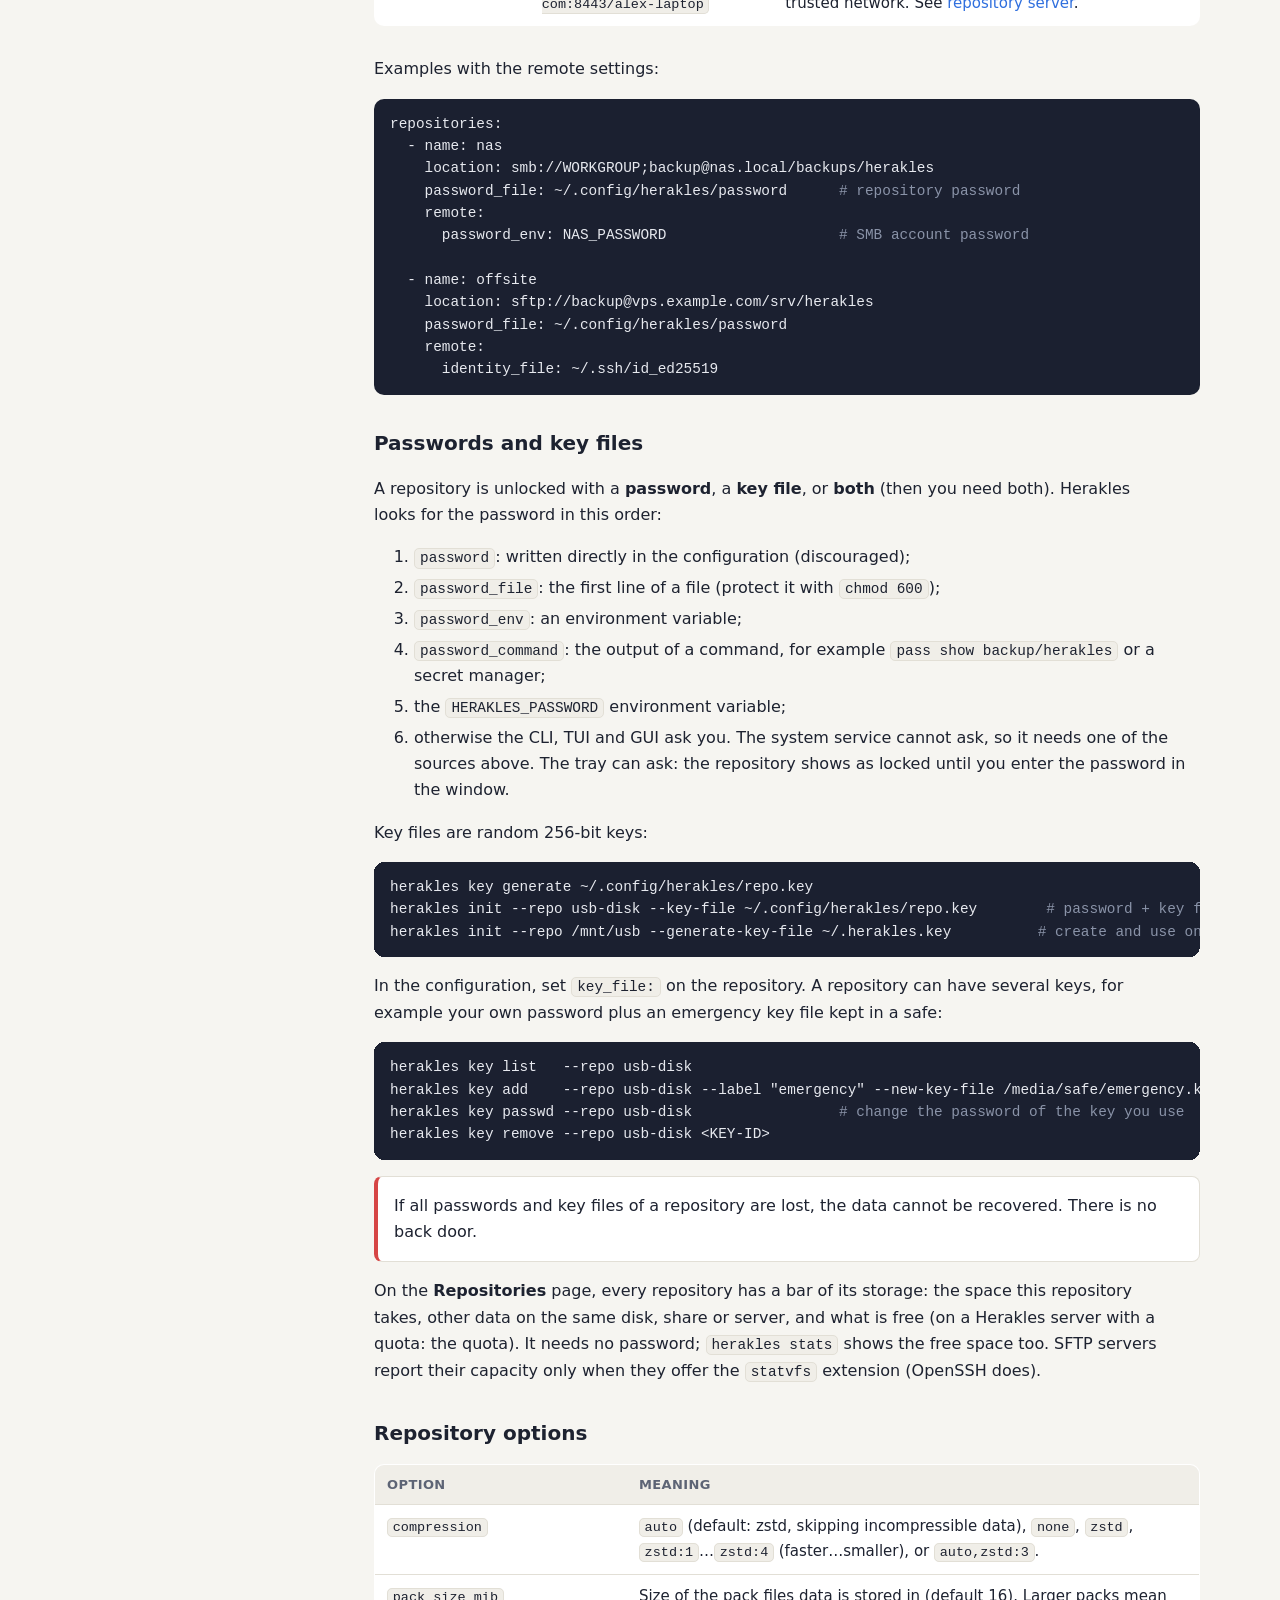
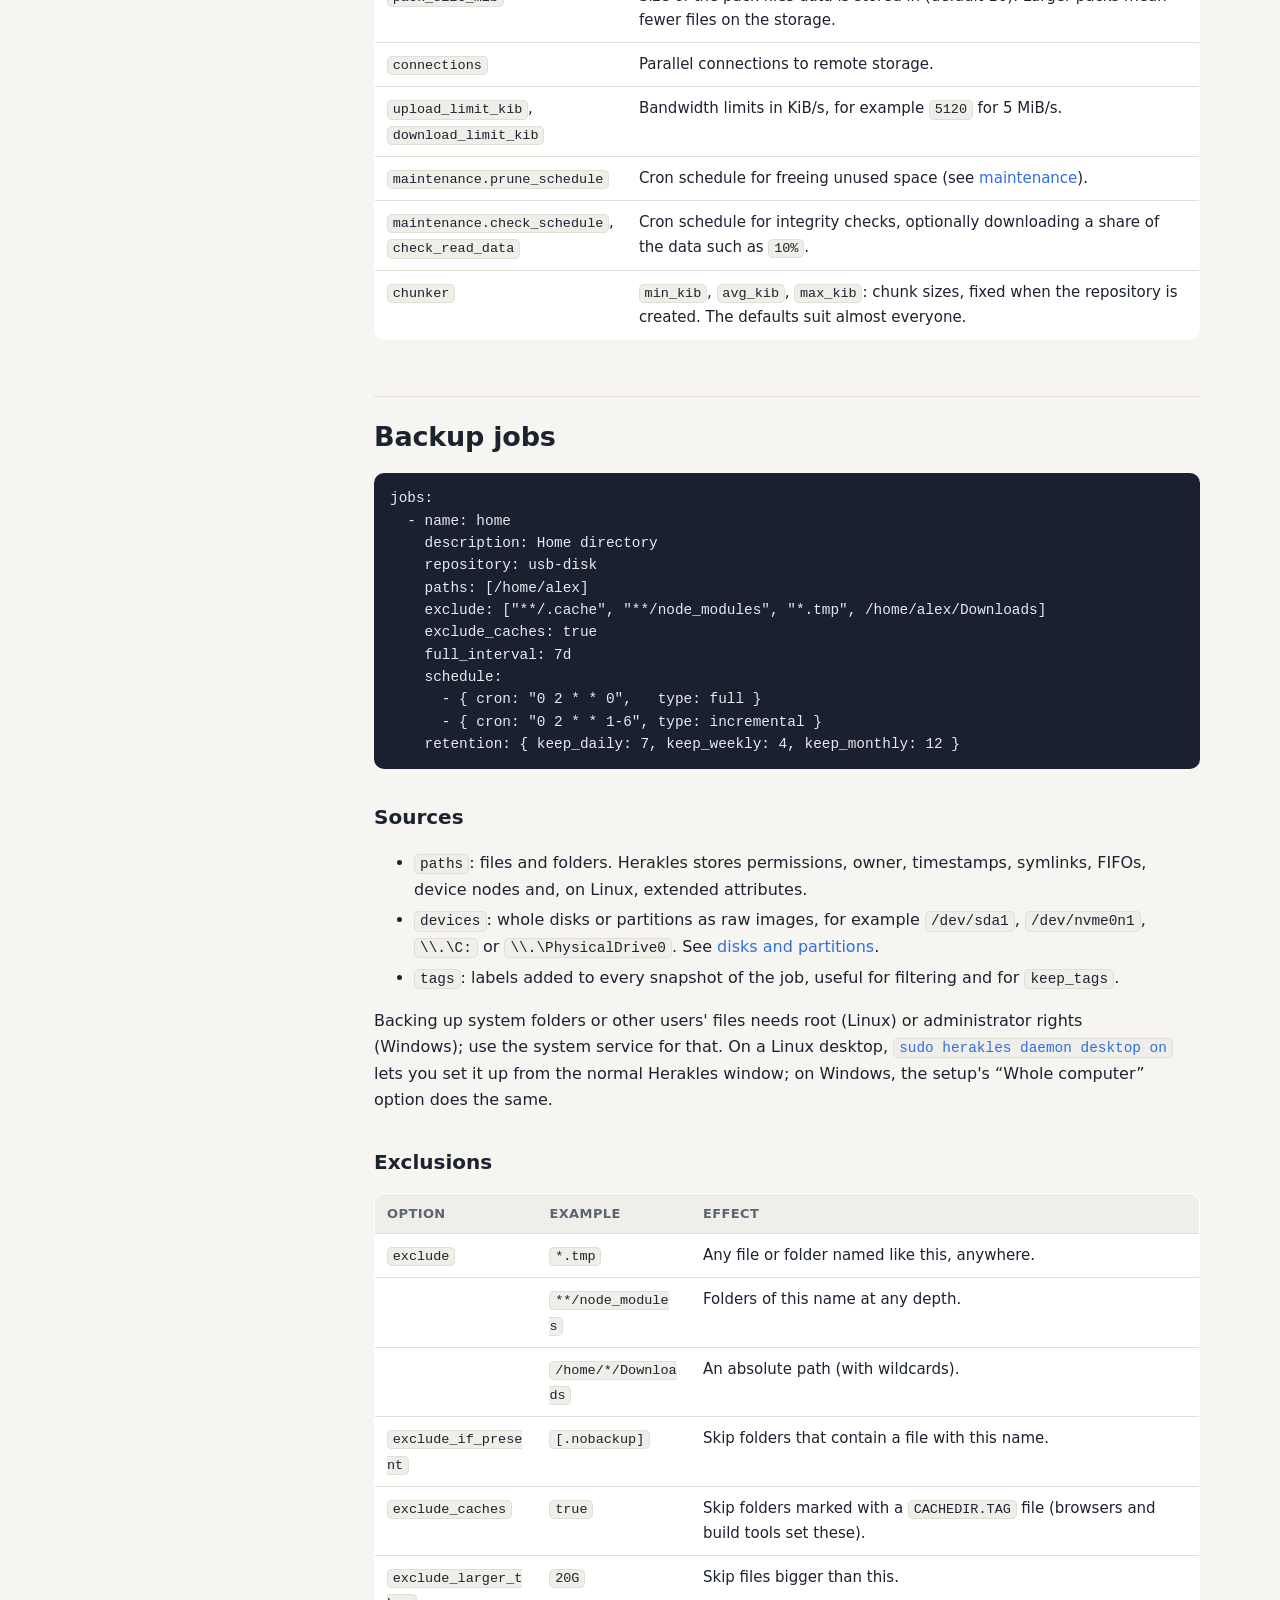
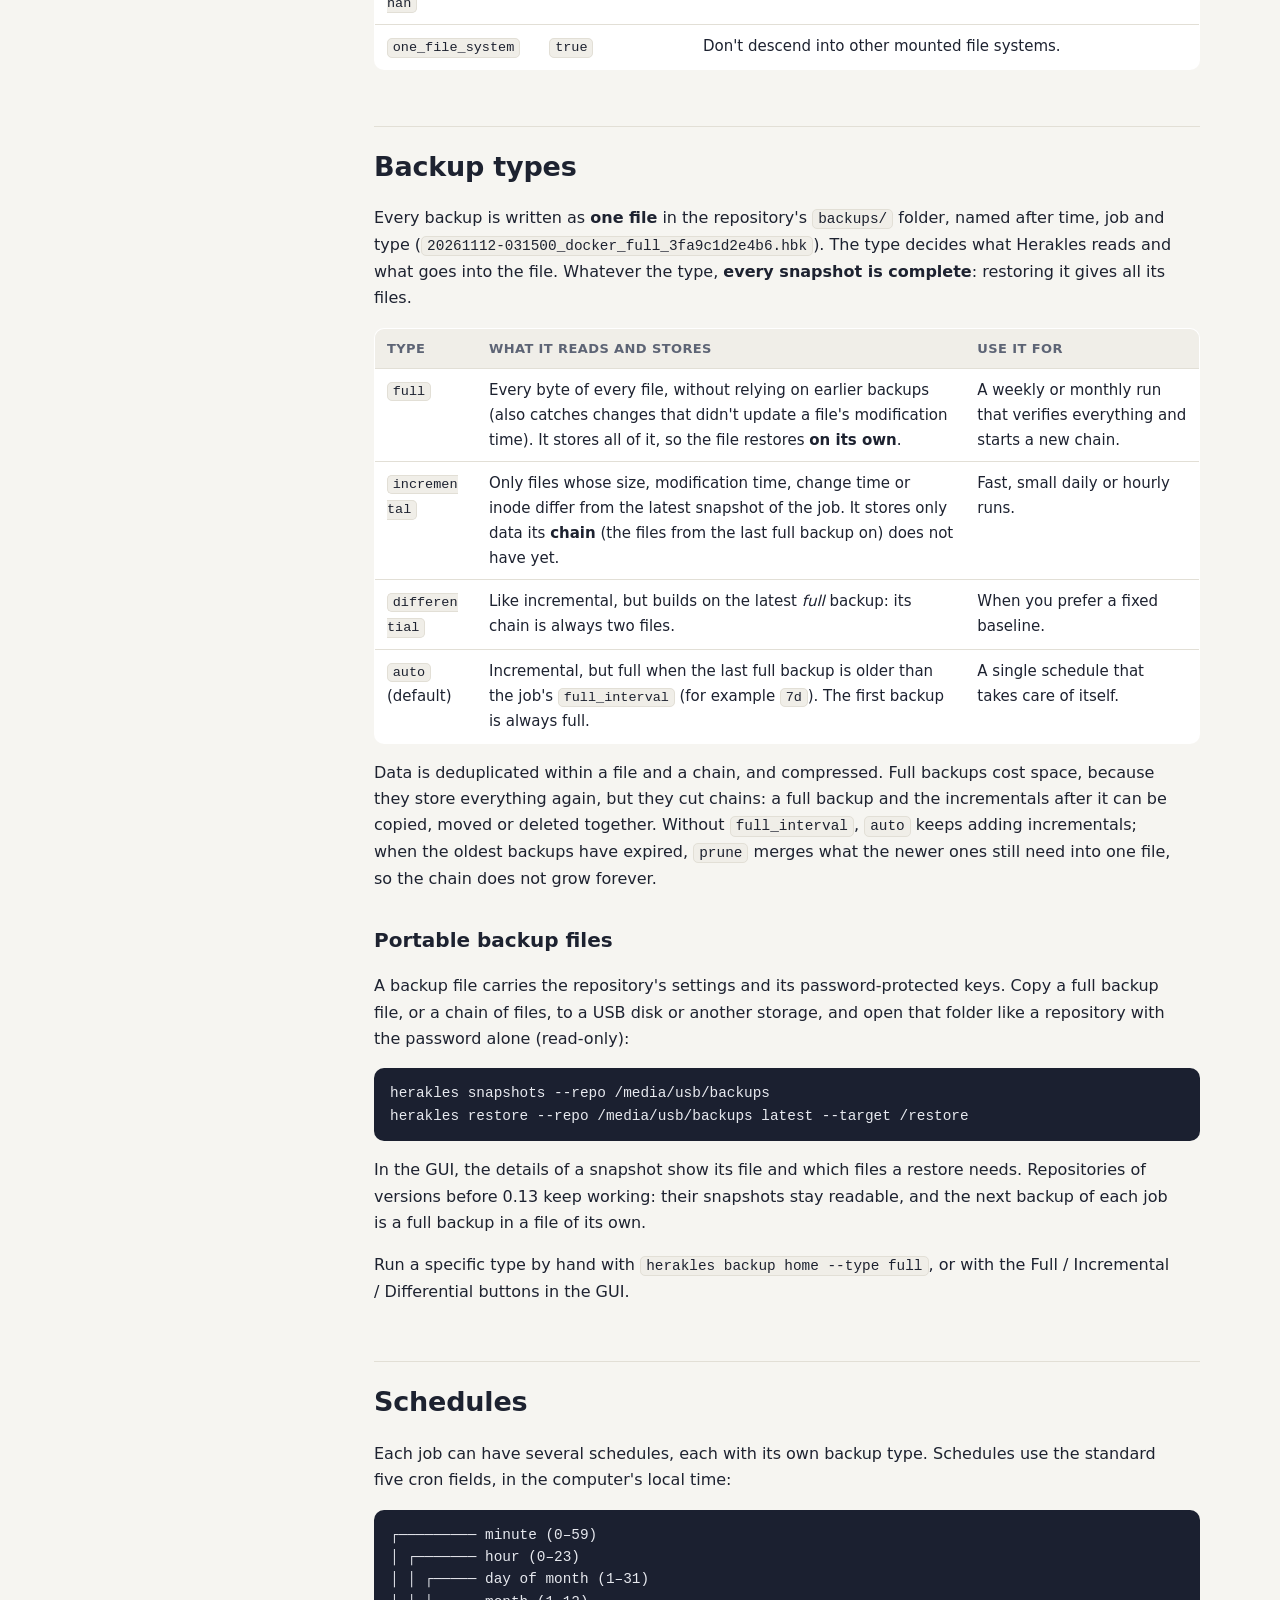
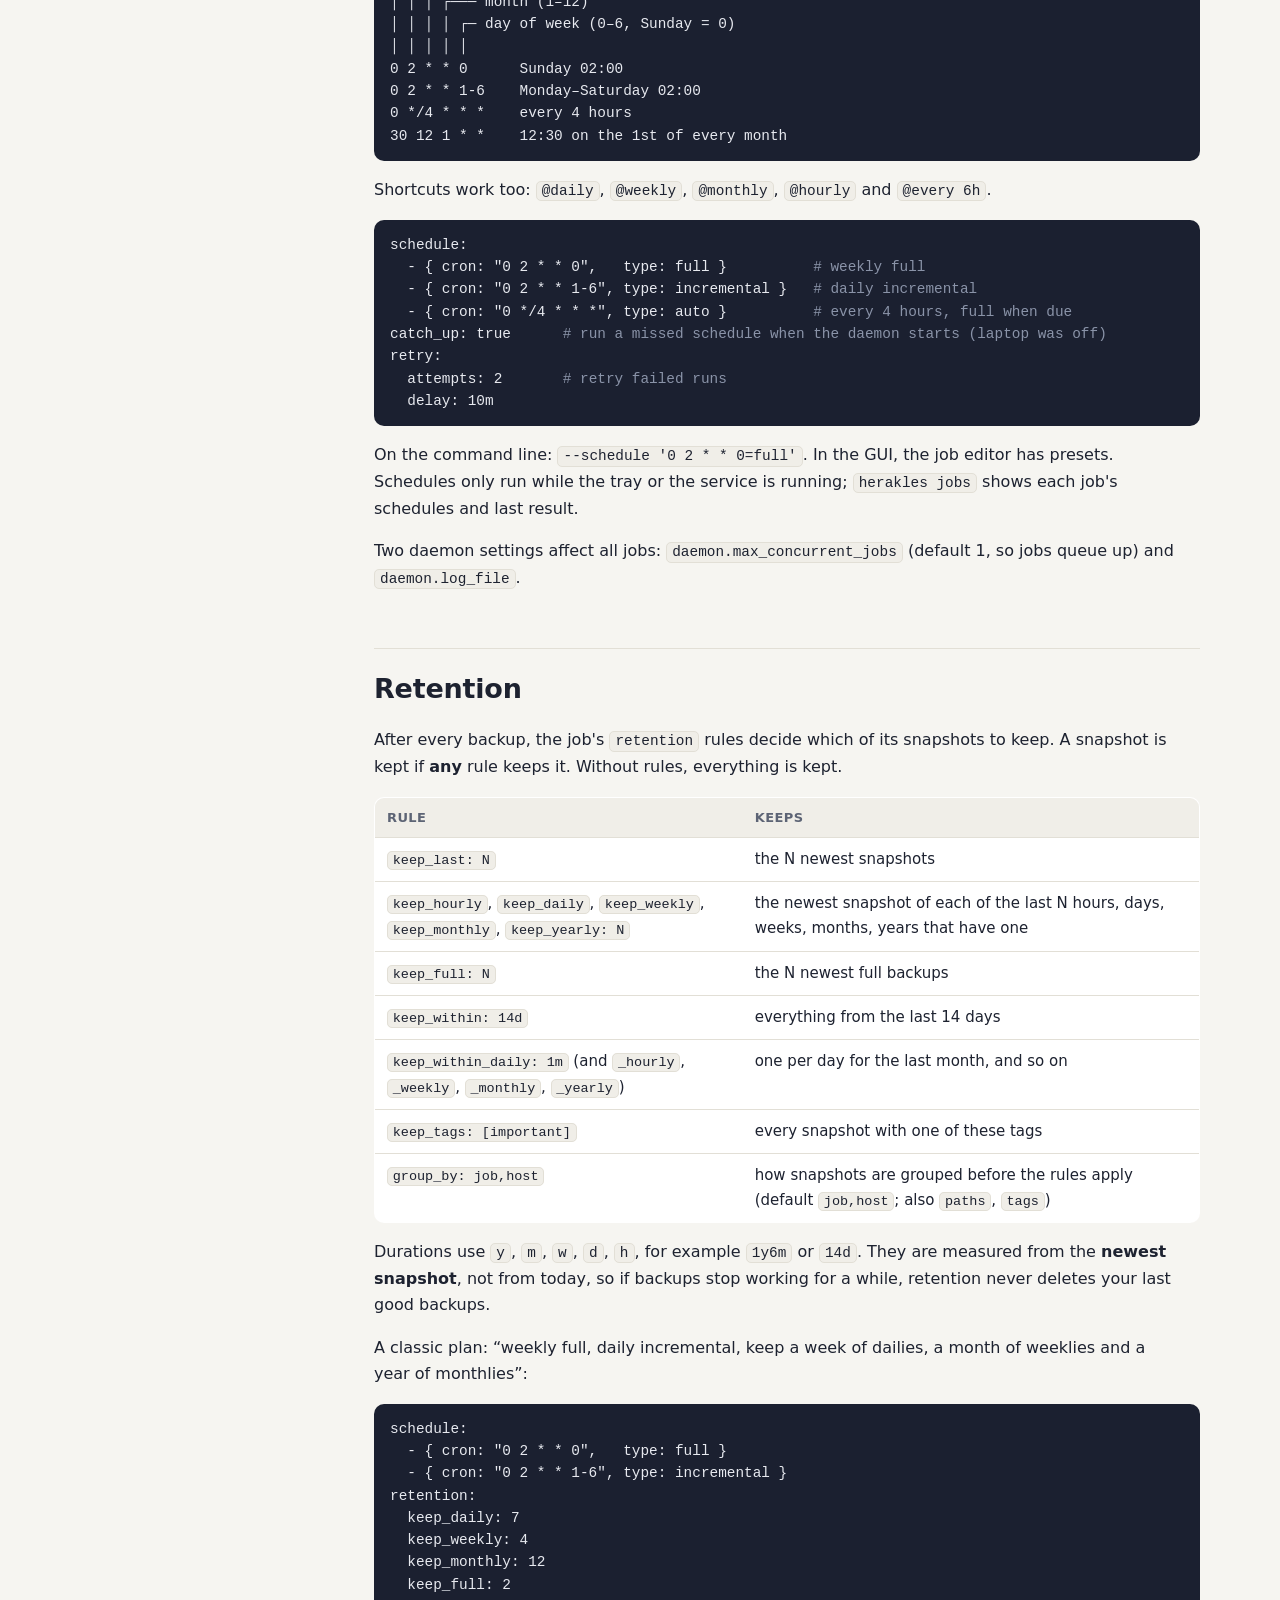
<file: website/site/guide.html>
<!doctype html>
<html lang="en">
<head>
<meta charset="utf-8">
<meta name="viewport" content="width=device-width, initial-scale=1">
<title>Herakles Guide – install, configure, back up and restore</title>
<meta name="description" content="The complete Herakles guide: installation, first backup, repositories, jobs, schedules, retention, encryption, background operation, restoring, disk images, the repository server and troubleshooting.">
<link rel="icon" href="favicon.svg" type="image/svg+xml">
<link rel="stylesheet" href="style.css">
</head>
<body>
<header class="top">
  <div class="wrap">
    <a class="logo" href="./"><svg viewBox="0 0 64 64" aria-hidden="true"><path d="M32 4 8 14v16c0 15 10 26 24 30 14-4 24-15 24-30V14z" fill="#d4a017"/><path d="M22 20v24M42 20v24M22 32h20" stroke="#fff" stroke-width="6" stroke-linecap="round"/></svg>Herakles</a>
    <nav>
      <a href="./#features">Features</a>
      <a href="guide.html" class="active">Guide</a>
      <a class="cta" href="./#download">Download</a>
    </nav>
  </div>
</header>

<div class="wrap guide">
<aside class="toc" id="toc">
  <p>Contents</p>
  <ol>
    <li><a href="#overview">Overview</a></li>
    <li><a href="#install">Installation</a> (<a href="#windows-setup">Windows</a>, <a href="#updates">updates</a>)</li>
    <li><a href="#quick-start">Quick start</a>
      <ol><li><a href="#qs-gui">With the desktop interface</a></li><li><a href="#qs-cli">With the command line</a></li><li><a href="#qs-adhoc">Without a configuration</a></li></ol></li>
    <li><a href="#concepts">Concepts</a></li>
    <li><a href="#repositories">Repositories</a>
      <ol><li><a href="#locations">Storage locations</a></li><li><a href="#passwords">Passwords and key files</a></li><li><a href="#repo-options">Repository options</a></li></ol></li>
    <li><a href="#jobs">Backup jobs</a>
      <ol><li><a href="#sources">Sources</a></li><li><a href="#excludes">Exclusions</a></li></ol></li>
    <li><a href="#types">Backup types</a><ol><li><a href="#portable">Portable backup files</a></li></ol></li>
    <li><a href="#schedules">Schedules</a></li>
    <li><a href="#retention">Retention</a></li>
    <li><a href="#background">Running in the background</a>
      <ol><li><a href="#tray">Tray icon</a></li><li><a href="#desktop-service">Desktop with the system service</a></li><li><a href="#service">System service</a></li><li><a href="#daemon-control">Controlling the daemon</a></li></ol></li>
    <li><a href="#restore">Finding and restoring</a></li>
    <li><a href="#disks">Disks and partitions</a>
      <ol><li><a href="#disks-container">Inside a container</a></li></ol></li>
    <li><a href="#server">Repository server</a>
      <ol><li><a href="#server-setup">Setting it up</a></li><li><a href="#server-clients">Connecting clients</a></li><li><a href="#nas">On a NAS (QNAP, Synology)</a></li><li><a href="#server-vs-share">Server or network share?</a></li></ol></li>
    <li><a href="#docker">Docker Compose projects</a>
      <ol><li><a href="#docker-setup">Setting it up</a></li><li><a href="#docker-what">What is backed up</a></li><li><a href="#docker-restore">Restoring a project</a></li></ol></li>
    <li><a href="#databases">Databases</a>
      <ol><li><a href="#db-setup">Setting it up</a></li><li><a href="#db-restore">Restoring a database</a></li></ol></li>
    <li><a href="#web">Web interface &amp; accounts</a>
      <ol><li><a href="#web-setup">Setting it up</a></li><li><a href="#web-accounts">Accounts and passkeys</a></li><li><a href="#web-proxy">Behind a reverse proxy</a></li></ol></li>
    <li><a href="#hub">Central management (hub)</a>
      <ol><li><a href="#hub-enroll">Attaching a server</a></li><li><a href="#hub-manage">Managing servers</a></li><li><a href="#hub-compat">Versions and compatibility</a></li><li><a href="#hub-repos">Shared repositories</a></li><li><a href="#hub-protocol">How the connection is secured</a></li></ol></li>
    <li><a href="#replication">Copies and the 3‑2‑1 rule</a></li>
    <li><a href="#hooks">Hooks and notifications</a></li>
    <li><a href="#maintenance">Maintenance</a></li>
    <li><a href="#interfaces">Interfaces</a></li>
    <li><a href="#config">Configuration reference</a></li>
    <li><a href="#security">Security</a></li>
    <li><a href="#troubleshooting">Troubleshooting</a></li>
    <li><a href="#faq">FAQ</a></li>
    <li><a href="#limitations">Limitations</a></li>
  </ol>
</aside>

<article class="doc">
<h1>The Herakles guide</h1>
<p class="lead">Everything from the first download to restoring a whole disk. This guide is for Herakles @VERSION@. Every command also has <code>--help</code> with examples.</p>

<h2 id="overview">Overview</h2>
<p>Herakles copies your files, folders, disks or partitions into a <strong>repository</strong>: a folder on a disk, a network share, an SFTP server or a Herakles repository server. Inside the repository everything is split into chunks, deduplicated, compressed and encrypted. Each backup run creates a <strong>snapshot</strong>, a complete picture of the backed-up data at that moment, from which you can restore any file.</p>
<p>All of Herakles is one program file. Depending on how you start it, it is:</p>
<table>
<tr><th>Command</th><th>What it is</th></tr>
<tr><td><code>herakles &lt;command&gt;</code></td><td>The command line interface (CLI): <code>backup</code>, <code>restore</code>, <code>snapshots</code> and so on.</td></tr>
<tr><td><code>herakles gui</code></td><td>The desktop interface. It runs locally and opens in a window of its own.</td></tr>
<tr><td><code>herakles tray</code></td><td>Scheduled backups plus the desktop interface plus a tray icon. The easiest way to use Herakles on a desktop.</td></tr>
<tr><td><code>herakles tui</code></td><td>A full-screen terminal interface, for servers and SSH sessions. <code>--wizard</code> opens the backup wizard right away.</td></tr>
<tr><td><code>herakles daemon</code></td><td>The background service that runs scheduled backups, installable as a systemd or Windows service.</td></tr>
<tr><td><code>herakles server</code></td><td>The optional repository server that stores backups of other computers.</td></tr>
</table>
<p>All of them read and write the same <a href="#config">YAML configuration file</a>.</p>

<h2 id="install">Installation</h2>
<p>On Linux, install the package from the Herakles repository, which keeps it updated with the rest of the system. Everywhere else, download the file for your system from the <a href="./#download">download section</a>; there is nothing else to install.</p>
<h3 id="packages">Linux packages</h3>
<p>One command adds the signed repository for your distribution and installs the package:</p>
<pre>curl -fsSL https://herakles.kloeck-it.de/install.sh | sudo sh</pre>
<p>Then it asks how you will use Herakles and sets that up:</p>
<ul>
  <li><strong>Desktop</strong> (suggested when the computer has a graphical login): the system service is shared with you (<a href="#desktop-service"><code>herakles daemon desktop on</code></a>), and on request the tray icon starts at every login. Open <em>Herakles</em> from the applications menu; the wizard guides you through the first backup. Backups run as root, so whole disks and all files work.</li>
  <li><strong>Desktop, only my own files</strong>: Herakles runs as you, with the tray icon at login.</li>
  <li><strong>Server without a desktop</strong>: the backup wizard opens in the terminal (<code>herakles tui --wizard</code>); afterwards the service is enabled and started.</li>
  <li><strong>Nothing now</strong>: only install, and print the next steps.</li>
</ul>
<p>Without a terminal, or to skip the questions, set the answer in advance: <code>curl -fsSL https://herakles.kloeck-it.de/install.sh | sudo HERAKLES_MODE=server sh</code> (<code>desktop</code>, <code>user</code>, <code>server</code> or <code>none</code>; add <code>HERAKLES_USER=name</code> for the desktop modes if you are not using sudo).</p>
<p>It supports Debian and Ubuntu (apt), Fedora, RHEL, Rocky and Alma Linux (dnf), openSUSE (zypper) and Arch Linux (pacman), on x86‑64, ARM64 and ARMv7. Repository metadata and packages are signed with the key <code>1035012D5247A80FD7988DFDE64EFE5644EE8226</code> (<a href="herakles.asc">herakles.asc</a>, binary: <a href="herakles.gpg">herakles.gpg</a>). To set it up by hand:</p>
<pre><span class="c"># Debian / Ubuntu</span>
sudo install -d -m 755 /etc/apt/keyrings
curl -fsSL https://herakles.kloeck-it.de/herakles.gpg | sudo tee /etc/apt/keyrings/herakles.gpg &gt;/dev/null
echo "deb [arch=$(dpkg --print-architecture) signed-by=/etc/apt/keyrings/herakles.gpg] https://herakles.kloeck-it.de/apt stable main" \
  | sudo tee /etc/apt/sources.list.d/herakles.list
sudo apt update &amp;&amp; sudo apt install herakles

<span class="c"># Fedora / RHEL / Rocky / Alma</span>
sudo curl -fsSL -o /etc/yum.repos.d/herakles.repo https://herakles.kloeck-it.de/rpm/herakles.repo
sudo dnf install herakles

<span class="c"># openSUSE</span>
sudo zypper addrepo https://herakles.kloeck-it.de/rpm/herakles.repo
sudo zypper install herakles

<span class="c"># Arch Linux: add to /etc/pacman.conf, then trust the key</span>
[herakles]
Server = https://herakles.kloeck-it.de/arch/$arch

curl -fsSL https://herakles.kloeck-it.de/herakles.asc | sudo pacman-key --add -
sudo pacman-key --lsign-key 1035012D5247A80FD7988DFDE64EFE5644EE8226
sudo pacman -Sy herakles</pre>
<p>The package installs <code>/usr/bin/herakles</code>, a menu entry (“Herakles”), shell completions for bash, zsh and fish, and the system service <code>herakles.service</code>, which is <em>not</em> enabled. On a desktop, run <code>sudo herakles daemon desktop on</code> and open Herakles from the menu: backups then run as root in the service, so they can include whole disks and system files (<a href="#desktop-service">details</a>). For only your own files, just open Herakles from the menu, or use the tray (<code>herakles tray --open</code>). On a server, set up <code>/etc/herakles/herakles.yaml</code> (for example with <code>sudo herakles tui</code>), then run <code>sudo systemctl enable --now herakles</code>. On a desktop, also install <code>herakles-desktop</code> (64-bit): it brings WebKitGTK, so Herakles opens in a window of its own instead of the browser. Package updates restart a running service. Removing the package stops the service; configuration and repositories are kept.</p>
<h3>Linux (single file)</h3>
<pre>curl -LO https://herakles.kloeck-it.de/downloads/herakles-linux-amd64   <span class="c"># or -arm64 / -armv7</span>
curl -LO https://herakles.kloeck-it.de/downloads/SHA256SUMS
sha256sum -c --ignore-missing SHA256SUMS
sudo install -m 755 herakles-linux-amd64 /usr/local/bin/herakles
herakles version</pre>
<p>Not sure which file? Run <code>uname -m</code>: <code>x86_64</code> means amd64, <code>aarch64</code> means arm64, <code>armv7l</code> means armv7.</p>
<h3 id="windows-setup">Windows</h3>
<p>Download <code>herakles-setup.exe</code> and run it. One setup covers x64 and ARM64 Windows; it installs to <code>C:\Program Files\Herakles</code>, adds “Herakles” to the Start menu and an uninstaller to <em>Settings → Apps</em>, and asks how Herakles is used:</p>
<ul>
<li><b>Whole computer</b> (recommended): backups run in the Windows service as LocalSystem, so they reach every file and whole disks, also when nobody is logged in. The Herakles window and tray icon of the user who installed it open the service. The configuration goes to <code>%ProgramData%\Herakles\herakles.yaml</code>, a folder only administrators and the service can read, because it holds repository passwords. An optional <a href="#hub">hub</a> enrollment code attaches the computer right away.</li>
<li><b>Only my own files</b>: Herakles runs as you while you are logged in, with your configuration in <code>%APPDATA%\Herakles</code>.</li>
<li><b>Install only</b>.</li>
</ul>
<p>It adds <b>Herakles</b> to the Start menu, can add Herakles to the <code>PATH</code> and start the tray icon at login. (Without the setup, the first start of the tray adds a Start menu entry for you.) After that, the backup wizard in the Herakles window sets up the first backup; no console is needed. Running a newer setup updates Herakles and restarts the service, keeping all settings. Uninstalling removes the service, autostart and PATH entries; it keeps the configuration unless you tick “Delete the service's configuration and logs” (your backups in the repositories are never touched). For other users of the computer: <code>herakles daemon desktop on --user NAME</code> in an administrator terminal.</p>
<p>Unattended installation, for example from a deployment tool:</p>
<pre>herakles-setup.exe /S /MODE=desktop               <span class="c"># desktop = whole computer, user = own files, none</span>
herakles-setup.exe /S /MODE=desktop /HUB=HKE1-… /NAME=office-pc /USER=CORP\alex
herakles-setup.exe /S /NOAUTOSTART /NOPATH /D=D:\Apps\Herakles
"C:\Program Files\Herakles\uninstall.exe" /S [/PURGE]</pre>
<p><code>/USER</code> names the account whose window opens the service (default: the user logged in to the session). The setup and the program are not code-signed yet, so SmartScreen may warn about an unknown publisher: choose <em>More info → Run anyway</em>.</p>
<p>Without the setup, the single file works as well: download <code>herakles-windows-amd64.exe</code> (or <code>-arm64</code>), rename it to <code>herakles.exe</code> and move it to a permanent folder such as <code>C:\Program Files\Herakles</code>. If you plan to install the Windows service, the file must stay where it is. To call it from any terminal, add the folder to your <code>PATH</code>.</p>
<pre>(Get-FileHash .\herakles.exe).Hash      <span class="c"># compare with SHA256SUMS</span>
.\herakles.exe version</pre>
<h3>macOS (experimental)</h3>
<p>The Apple Silicon build has not been tested on a Mac yet. CLI, terminal UI and GUI are expected to work; the tray icon is not available. Remove the download quarantine with <code>xattr -d com.apple.quarantine herakles-macos-arm64</code>.</p>
<h3 id="updates">Updates</h3>
<p>Herakles looks for a new release twice a day (from version 0.11.0 on). When there is one, you get a desktop notification, the tray menu shows <b>Update to vX.Y.Z</b>, and the Herakles window shows a notice with <b>Install update</b>. Nothing is installed until you choose it. Herakles then updates the way it was installed:</p>
<ul>
<li><b>Linux package:</b> with apt, dnf, zypper or pacman, asking for the administrator password (pkexec). The package restarts the system service.</li>
<li><b>Windows setup:</b> downloads the new setup and runs it; Windows asks for administrator rights. The setup restarts the service.</li>
<li><b>Single file</b> (where you may write it): replaces the program file.</li>
</ul>
<p>Afterwards the tray restarts with the new version and opens a new window. While a backup runs, the update is refused, so nothing is cut off. The release announcement (<code>downloads/latest.json</code>) must carry the signature of the Herakles release key built into the program, and every download must match its SHA‑256 checksum; otherwise nothing is installed.</p>
<p>On servers, the window of the service and the web interface only show that an update exists. Install it in a terminal:</p>
<pre>herakles update --check        <span class="c"># is there a new version?</span>
sudo herakles update           <span class="c"># show it, ask, install; restarts the service</span>
sudo herakles update --yes     <span class="c"># without asking (scripts)</span></pre>
<p>To turn the check off, set <code>updates: {check: false}</code> in the configuration.</p>
<h3>Updating by hand and removing</h3>
<p>Packages also update with the system, the Windows setup by running a newer setup. For the single file, replace the file and restart whatever runs it (the tray, or <code>herakles daemon restart</code> for the service). Repositories and configuration stay compatible. To remove Herakles, run <code>herakles tray autostart off</code> and <code>herakles daemon uninstall</code> if you used them, then delete the file. With the Windows setup, use <em>Settings → Apps</em> instead. Your configuration lives in the file shown by <code>herakles config path</code>; your backups stay in their repositories.</p>

<h2 id="quick-start">Quick start</h2>
<h3 id="qs-gui">With the desktop interface</h3>
<p>The quickest way is the <strong>backup wizard</strong>: start the interface and click <strong>New backup</strong> (or <em>Get started</em> on the empty dashboard). It asks six things — what, sources, where, when, how long, name — and then creates the repository, saves the job and starts the first backup. The terminal UI has the same wizard on the key <kbd>w</kbd>.</p>
<figure class="frame"><img src="img/wizard.webp" width="1600" height="1000" loading="lazy" alt="Backup wizard: choose what to back up"></figure>
<p>Or set it up by hand:</p>
<ol>
  <li>Start Herakles in the tray and open its window:
<pre>herakles tray --open</pre>
  On a computer without a system tray, use <code>herakles gui</code> instead.</li>
  <li>Open <strong>Repositories → Add repository</strong>. Give it a name (for example <code>usb-disk</code>), a location such as <code>/media/alex/Backup/herakles</code>, <code>D:\Backups\herakles</code> or <code>\\nas\backup\herakles</code>, and choose how it is unlocked. A <em>password file</em> lets backups run unattended; with <em>ask</em>, Herakles asks for the password in the interface. Save, then click <strong>Initialize</strong>.</li>
  <li>Open <strong>Backup Jobs → New job</strong>. Pick the repository, enter the folders to back up, add exclusions if you like and choose a schedule from <em>Presets</em> (for example “Daily, full on Sunday”). Set the retention, for example 7 daily, 4 weekly, 12 monthly.</li>
  <li>On the <strong>Dashboard</strong>, click <strong>Back up now</strong>. The first backup reads everything; later ones only read what changed.</li>
  <li>Under <strong>Configuration</strong>, tick <strong>Start Herakles in the system tray when I log in</strong>. From now on, backups run on schedule whenever you are logged in.</li>
</ol>
<figure class="frame"><img src="img/dashboard.webp" width="1600" height="1000" loading="lazy" alt="Dashboard with two jobs"></figure>

<h3 id="qs-cli">With the command line</h3>
<pre><span class="c"># 1. Store the repository password in a file only you can read</span>
mkdir -p ~/.config/herakles
read -rs PW &amp;&amp; printf '%s\n' "$PW" &gt; ~/.config/herakles/password &amp;&amp; chmod 600 ~/.config/herakles/password

<span class="c"># 2. Define a repository and a job</span>
herakles config set repo usb-disk /media/alex/Backup/herakles \
    --password-file-path ~/.config/herakles/password
herakles config set job home --repository usb-disk --path ~ \
    --exclude '**/.cache' --exclude '**/node_modules' \
    --schedule '0 2 * * 0=full' --schedule '0 2 * * 1-6=incremental' \
    --yaml 'retention: {keep_daily: 7, keep_weekly: 4, keep_monthly: 12}'

<span class="c"># 3. Create the repository and run the first backup</span>
herakles init --repo usb-disk
herakles backup home

<span class="c"># 4. Look at the result</span>
herakles snapshots
herakles ls latest ~/Documents

<span class="c"># 5. Run the schedules in the background (pick one)</span>
herakles tray autostart on                       <span class="c"># desktop: tray icon at login</span>
sudo herakles daemon install &amp;&amp; sudo herakles daemon start   <span class="c"># server: system service</span></pre>
<p>Instead of <code>config set</code> you can write the file yourself: <code>herakles config init</code> writes a fully commented example, and <code>herakles config edit</code> opens it in your editor and validates it when you save.</p>
<div class="note warn"><p><strong>Keep your password safe, and somewhere else too.</strong> Without the password (or key file), nobody, including you, can read the backups. Store a copy in a password manager or on paper.</p></div>

<h3 id="qs-adhoc">Without a configuration</h3>
<p>For a one-off backup you don't need a configuration file at all:</p>
<pre>herakles init   --repo /mnt/usb/backup
herakles backup --repo /mnt/usb/backup --path ~/Projects --path ~/Documents
herakles snapshots --repo /mnt/usb/backup</pre>

<h2 id="concepts">Concepts</h2>
<dl>
  <dt><strong>Repository</strong></dt><dd>Where backups are stored. One repository can hold backups of many jobs and many computers; identical data is stored only once across all of them.</dd>
  <dt><strong>Job</strong></dt><dd>What to back up (folders and/or disks), into which repository, when, and how long to keep it.</dd>
  <dt><strong>Snapshot</strong></dt><dd>The result of one backup run: a complete, read-only view of the job's data at that time, identified by a short ID such as <code>2939cbe7</code>. <code>latest</code> means the newest one.</dd>
  <dt><strong>Backup type</strong></dt><dd>How much work a run does to find changes: <code>full</code>, <code>incremental</code>, <code>differential</code> or <code>auto</code>. See <a href="#types">backup types</a>.</dd>
  <dt><strong>Retention</strong></dt><dd>Rules that decide which old snapshots are kept. Removing a snapshot is called <em>forget</em>; freeing the space it used is called <em>prune</em>.</dd>
  <dt><strong>Daemon</strong></dt><dd>The background process that runs jobs on their schedules: the tray or the system service.</dd>
</dl>
<p>Each backup is one file. An incremental backup only adds the chunks that are new: a daily backup of 500 GB where 2 GB changed adds a file of about 2 GB, and every snapshot is still complete. Forgetting a snapshot never breaks another one: files that later backups still need are kept until those are gone too.</p>

<h2 id="repositories">Repositories</h2>
<p>A repository is created once with <code>herakles init</code> (or <strong>Initialize</strong> in the GUI). It is defined in the configuration like this:</p>
<pre>repositories:
  - name: usb-disk
    location: /media/alex/Backup/herakles
    password_file: ~/.config/herakles/password</pre>

<h3 id="locations">Storage locations</h3>
<div class="table-scroll"><table>
<tr><th>Where</th><th>Location</th><th>Notes</th></tr>
<tr><td>Local disk, USB disk</td><td><code>/mnt/backup/herakles</code><br><code>D:\Backups\herakles</code></td><td>The folder is created by <code>init</code>.</td></tr>
<tr><td>Mounted NFS or CIFS share</td><td><code>/mnt/nas/herakles</code></td><td>Mount the share as usual; Herakles sees a normal folder.</td></tr>
<tr><td>Windows share (UNC)</td><td><code>\\nas\backup\herakles</code></td><td>Uses the Windows login. For the Windows service, the service account needs access.</td></tr>
<tr><td>SMB/CIFS without mounting</td><td><code>smb://WORKGROUP;backup@nas.local/backups/herakles</code></td><td><code>smb://[DOMAIN;]user@host/share/path</code>. Set the share password in <code>remote.password_env</code> or <code>remote.password</code>.</td></tr>
<tr><td>SFTP</td><td><code>sftp://backup@host.example.com/srv/herakles</code></td><td>Uses ssh-agent, <code>~/.ssh</code> keys and <code>known_hosts</code>, or <code>remote.identity_file</code> / <code>remote.known_hosts</code>.</td></tr>
<tr><td>Herakles server</td><td><code>herakles://backup.example.com:8443/alex-laptop</code></td><td>HTTPS; <code>herakles+http://</code> for plain HTTP on a trusted network. See <a href="#server">repository server</a>.</td></tr>
</table></div>
<p>Examples with the remote settings:</p>
<pre>repositories:
  - name: nas
    location: smb://WORKGROUP;backup@nas.local/backups/herakles
    password_file: ~/.config/herakles/password      <span class="c"># repository password</span>
    remote:
      password_env: NAS_PASSWORD                    <span class="c"># SMB account password</span>

  - name: offsite
    location: sftp://backup@vps.example.com/srv/herakles
    password_file: ~/.config/herakles/password
    remote:
      identity_file: ~/.ssh/id_ed25519</pre>

<h3 id="passwords">Passwords and key files</h3>
<p>A repository is unlocked with a <strong>password</strong>, a <strong>key file</strong>, or <strong>both</strong> (then you need both). Herakles looks for the password in this order:</p>
<ol>
  <li><code>password</code>: written directly in the configuration (discouraged);</li>
  <li><code>password_file</code>: the first line of a file (protect it with <code>chmod 600</code>);</li>
  <li><code>password_env</code>: an environment variable;</li>
  <li><code>password_command</code>: the output of a command, for example <code>pass show backup/herakles</code> or a secret manager;</li>
  <li>the <code>HERAKLES_PASSWORD</code> environment variable;</li>
  <li>otherwise the CLI, TUI and GUI ask you. The system service cannot ask, so it needs one of the sources above. The tray can ask: the repository shows as locked until you enter the password in the window.</li>
</ol>
<p>Key files are random 256-bit keys:</p>
<pre>herakles key generate ~/.config/herakles/repo.key
herakles init --repo usb-disk --key-file ~/.config/herakles/repo.key        <span class="c"># password + key file</span>
herakles init --repo /mnt/usb --generate-key-file ~/.herakles.key          <span class="c"># create and use one</span></pre>
<p>In the configuration, set <code>key_file:</code> on the repository. A repository can have several keys, for example your own password plus an emergency key file kept in a safe:</p>
<pre>herakles key list   --repo usb-disk
herakles key add    --repo usb-disk --label "emergency" --new-key-file /media/safe/emergency.key --no-password
herakles key passwd --repo usb-disk                 <span class="c"># change the password of the key you use</span>
herakles key remove --repo usb-disk &lt;KEY-ID&gt;</pre>
<div class="note warn"><p>If all passwords and key files of a repository are lost, the data cannot be recovered. There is no back door.</p></div>

<p>On the <b>Repositories</b> page, every repository has a bar of its storage: the space this repository takes, other data on the same disk, share or server, and what is free (on a Herakles server with a quota: the quota). It needs no password; <code>herakles stats</code> shows the free space too. SFTP servers report their capacity only when they offer the <code>statvfs</code> extension (OpenSSH does).</p>

<h3 id="repo-options">Repository options</h3>
<table>
<tr><th>Option</th><th>Meaning</th></tr>
<tr><td><code>compression</code></td><td><code>auto</code> (default: zstd, skipping incompressible data), <code>none</code>, <code>zstd</code>, <code>zstd:1</code>…<code>zstd:4</code> (faster…smaller), or <code>auto,zstd:3</code>.</td></tr>
<tr><td><code>pack_size_mib</code></td><td>Size of the pack files data is stored in (default 16). Larger packs mean fewer files on the storage.</td></tr>
<tr><td><code>connections</code></td><td>Parallel connections to remote storage.</td></tr>
<tr><td><code>upload_limit_kib</code>, <code>download_limit_kib</code></td><td>Bandwidth limits in KiB/s, for example <code>5120</code> for 5 MiB/s.</td></tr>
<tr><td><code>maintenance.prune_schedule</code></td><td>Cron schedule for freeing unused space (see <a href="#maintenance">maintenance</a>).</td></tr>
<tr><td><code>maintenance.check_schedule</code>, <code>check_read_data</code></td><td>Cron schedule for integrity checks, optionally downloading a share of the data such as <code>10%</code>.</td></tr>
<tr><td><code>chunker</code></td><td><code>min_kib</code>, <code>avg_kib</code>, <code>max_kib</code>: chunk sizes, fixed when the repository is created. The defaults suit almost everyone.</td></tr>
</table>

<h2 id="jobs">Backup jobs</h2>
<pre>jobs:
  - name: home
    description: Home directory
    repository: usb-disk
    paths: [/home/alex]
    exclude: ["**/.cache", "**/node_modules", "*.tmp", /home/alex/Downloads]
    exclude_caches: true
    full_interval: 7d
    schedule:
      - { cron: "0 2 * * 0",   type: full }
      - { cron: "0 2 * * 1-6", type: incremental }
    retention: { keep_daily: 7, keep_weekly: 4, keep_monthly: 12 }</pre>
<h3 id="sources">Sources</h3>
<ul>
  <li><code>paths</code>: files and folders. Herakles stores permissions, owner, timestamps, symlinks, FIFOs, device nodes and, on Linux, extended attributes.</li>
  <li><code>devices</code>: whole disks or partitions as raw images, for example <code>/dev/sda1</code>, <code>/dev/nvme0n1</code>, <code>\\.\C:</code> or <code>\\.\PhysicalDrive0</code>. See <a href="#disks">disks and partitions</a>.</li>
  <li><code>tags</code>: labels added to every snapshot of the job, useful for filtering and for <code>keep_tags</code>.</li>
</ul>
<p>Backing up system folders or other users' files needs root (Linux) or administrator rights (Windows); use the system service for that. On a Linux desktop, <a href="#desktop-service"><code>sudo herakles daemon desktop on</code></a> lets you set it up from the normal Herakles window; on Windows, the setup's “Whole computer” option does the same.</p>
<h3 id="excludes">Exclusions</h3>
<table>
<tr><th>Option</th><th>Example</th><th>Effect</th></tr>
<tr><td><code>exclude</code></td><td><code>*.tmp</code></td><td>Any file or folder named like this, anywhere.</td></tr>
<tr><td></td><td><code>**/node_modules</code></td><td>Folders of this name at any depth.</td></tr>
<tr><td></td><td><code>/home/*/Downloads</code></td><td>An absolute path (with wildcards).</td></tr>
<tr><td><code>exclude_if_present</code></td><td><code>[.nobackup]</code></td><td>Skip folders that contain a file with this name.</td></tr>
<tr><td><code>exclude_caches</code></td><td><code>true</code></td><td>Skip folders marked with a <code>CACHEDIR.TAG</code> file (browsers and build tools set these).</td></tr>
<tr><td><code>exclude_larger_than</code></td><td><code>20G</code></td><td>Skip files bigger than this.</td></tr>
<tr><td><code>one_file_system</code></td><td><code>true</code></td><td>Don't descend into other mounted file systems.</td></tr>
</table>

<h2 id="types">Backup types</h2>
<p>Every backup is written as <strong>one file</strong> in the repository's <code>backups/</code> folder, named after time, job and type (<code>20261112-031500_docker_full_3fa9c1d2e4b6.hbk</code>). The type decides what Herakles reads and what goes into the file. Whatever the type, <strong>every snapshot is complete</strong>: restoring it gives all its files.</p>
<table>
<tr><th>Type</th><th>What it reads and stores</th><th>Use it for</th></tr>
<tr><td><code>full</code></td><td>Every byte of every file, without relying on earlier backups (also catches changes that didn't update a file's modification time). It stores all of it, so the file restores <b>on its own</b>.</td><td>A weekly or monthly run that verifies everything and starts a new chain.</td></tr>
<tr><td><code>incremental</code></td><td>Only files whose size, modification time, change time or inode differ from the latest snapshot of the job. It stores only data its <b>chain</b> (the files from the last full backup on) does not have yet.</td><td>Fast, small daily or hourly runs.</td></tr>
<tr><td><code>differential</code></td><td>Like incremental, but builds on the latest <em>full</em> backup: its chain is always two files.</td><td>When you prefer a fixed baseline.</td></tr>
<tr><td><code>auto</code> (default)</td><td>Incremental, but full when the last full backup is older than the job's <code>full_interval</code> (for example <code>7d</code>). The first backup is always full.</td><td>A single schedule that takes care of itself.</td></tr>
</table>
<p>Data is deduplicated within a file and a chain, and compressed. Full backups cost space, because they store everything again, but they cut chains: a full backup and the incrementals after it can be copied, moved or deleted together. Without <code>full_interval</code>, <code>auto</code> keeps adding incrementals; when the oldest backups have expired, <code>prune</code> merges what the newer ones still need into one file, so the chain does not grow forever.</p>
<h3 id="portable">Portable backup files</h3>
<p>A backup file carries the repository's settings and its password-protected keys. Copy a full backup file, or a chain of files, to a USB disk or another storage, and open that folder like a repository with the password alone (read-only):</p>
<pre>herakles snapshots --repo /media/usb/backups
herakles restore --repo /media/usb/backups latest --target /restore</pre>
<p>In the GUI, the details of a snapshot show its file and which files a restore needs. Repositories of versions before 0.13 keep working: their snapshots stay readable, and the next backup of each job is a full backup in a file of its own.</p>
<p>Run a specific type by hand with <code>herakles backup home --type full</code>, or with the Full / Incremental / Differential buttons in the GUI.</p>

<h2 id="schedules">Schedules</h2>
<p>Each job can have several schedules, each with its own backup type. Schedules use the standard five cron fields, in the computer's local time:</p>
<pre>┌───────── minute (0–59)
│ ┌─────── hour (0–23)
│ │ ┌───── day of month (1–31)
│ │ │ ┌─── month (1–12)
│ │ │ │ ┌─ day of week (0–6, Sunday = 0)
│ │ │ │ │
0 2 * * 0      Sunday 02:00
0 2 * * 1-6    Monday–Saturday 02:00
0 */4 * * *    every 4 hours
30 12 1 * *    12:30 on the 1st of every month</pre>
<p>Shortcuts work too: <code>@daily</code>, <code>@weekly</code>, <code>@monthly</code>, <code>@hourly</code> and <code>@every 6h</code>.</p>
<pre>schedule:
  - { cron: "0 2 * * 0",   type: full }          <span class="c"># weekly full</span>
  - { cron: "0 2 * * 1-6", type: incremental }   <span class="c"># daily incremental</span>
  - { cron: "0 */4 * * *", type: auto }          <span class="c"># every 4 hours, full when due</span>
catch_up: true      <span class="c"># run a missed schedule when the daemon starts (laptop was off)</span>
retry:
  attempts: 2       <span class="c"># retry failed runs</span>
  delay: 10m</pre>
<p>On the command line: <code>--schedule '0 2 * * 0=full'</code>. In the GUI, the job editor has presets. Schedules only run while the tray or the service is running; <code>herakles jobs</code> shows each job's schedules and last result.</p>
<p>Two daemon settings affect all jobs: <code>daemon.max_concurrent_jobs</code> (default 1, so jobs queue up) and <code>daemon.log_file</code>.</p>

<h2 id="retention">Retention</h2>
<p>After every backup, the job's <code>retention</code> rules decide which of its snapshots to keep. A snapshot is kept if <strong>any</strong> rule keeps it. Without rules, everything is kept.</p>
<table>
<tr><th>Rule</th><th>Keeps</th></tr>
<tr><td><code>keep_last: N</code></td><td>the N newest snapshots</td></tr>
<tr><td><code>keep_hourly</code>, <code>keep_daily</code>, <code>keep_weekly</code>, <code>keep_monthly</code>, <code>keep_yearly: N</code></td><td>the newest snapshot of each of the last N hours, days, weeks, months, years that have one</td></tr>
<tr><td><code>keep_full: N</code></td><td>the N newest full backups</td></tr>
<tr><td><code>keep_within: 14d</code></td><td>everything from the last 14 days</td></tr>
<tr><td><code>keep_within_daily: 1m</code> (and <code>_hourly</code>, <code>_weekly</code>, <code>_monthly</code>, <code>_yearly</code>)</td><td>one per day for the last month, and so on</td></tr>
<tr><td><code>keep_tags: [important]</code></td><td>every snapshot with one of these tags</td></tr>
<tr><td><code>group_by: job,host</code></td><td>how snapshots are grouped before the rules apply (default <code>job,host</code>; also <code>paths</code>, <code>tags</code>)</td></tr>
</table>
<p>Durations use <code>y</code>, <code>m</code>, <code>w</code>, <code>d</code>, <code>h</code>, for example <code>1y6m</code> or <code>14d</code>. They are measured from the <strong>newest snapshot</strong>, not from today, so if backups stop working for a while, retention never deletes your last good backups.</p>
<p>A classic plan: “weekly full, daily incremental, keep a week of dailies, a month of weeklies and a year of monthlies”:</p>
<pre>schedule:
  - { cron: "0 2 * * 0",   type: full }
  - { cron: "0 2 * * 1-6", type: incremental }
retention:
  keep_daily: 7
  keep_weekly: 4
  keep_monthly: 12
  keep_full: 2</pre>
<p>Forgetting a snapshot removes it from the list, but its data stays until a <strong>prune</strong> frees the space. Set <code>prune: true</code> on the job to prune right after each backup, or schedule it per repository with <code>maintenance.prune_schedule</code> (better for large repositories). To try rules before using them:</p>
<pre>herakles forget --job home --dry-run
herakles forget --keep-daily 7 --keep-weekly 4 --keep-monthly 12 --dry-run</pre>

<h2 id="background">Running in the background</h2>
<p>Schedules need a running daemon. There are two ways to run it. Use one or the other, not both, because they share the control port.</p>
<table>
<tr><th></th><th>Tray (<code>herakles tray</code>)</th><th>System service (<code>herakles daemon</code>)</th></tr>
<tr><td>Starts</td><td>when you log in</td><td>when the computer boots</td></tr>
<tr><td>Runs as</td><td>you</td><td>root / LocalSystem (or your user with <code>--user</code>)</td></tr>
<tr><td>Passwords</td><td>can ask in the window</td><td>needs a stored password source</td></tr>
<tr><td>Interface</td><td>tray icon and desktop window included</td><td>use <code>herakles gui</code>, <code>tui</code> or <code>daemon status</code></td></tr>
<tr><td>Best for</td><td>your own files on a laptop or desktop</td><td>servers, and desktops that back up whole disks or system files (<a href="#desktop-service">from the desktop</a>)</td></tr>
</table>

<h3 id="tray">Tray icon</h3>
<pre>herakles tray                  <span class="c"># run now; --open also opens the window</span>
herakles tray autostart on     <span class="c"># start at every login (off / no argument = show)</span></pre>
<p>The icon's menu shows the status (next backup, progress, problems) and offers <strong>Open Herakles</strong> and <strong>Quit Herakles</strong>; a left click opens the window too. A dot on the icon shows the state: <strong>blue</strong> while a backup runs, <strong>amber</strong> when a repository needs its password, <strong>red</strong> when the last backup of a job failed.</p>
<figure class="tray-pair"><div class="frame"><img src="img/tray-menu.webp" loading="lazy" alt="Tray menu"></div><div class="frame"><img src="img/tray-busy.webp" loading="lazy" alt="Tray icon during a backup"></div></figure>
<p>Autostart is the <code>tray.autostart</code> option in the configuration; the checkbox under <em>Configuration → Desktop</em> in the GUI sets it as well. On Linux it adds an autostart entry and a <em>Herakles Backup</em> launcher to your applications menu; on Windows it uses the <code>Run</code> registry key of your account. Starting Herakles a second time just opens the window of the running one.</p>
<ul>
  <li><strong>Linux desktops:</strong> KDE Plasma, Xfce, Cinnamon, MATE, LXQt, Budgie, waybar and others show the icon directly. <strong>GNOME</strong> needs the <em>AppIndicator and KStatusNotifierItem Support</em> extension.</li>
  <li><strong>Windows:</strong> double-clicking <code>herakles.exe</code> starts the tray and opens the window; the console window closes by itself. On Windows 11 Herakles moves its icon out of the overflow menu (<b>^</b>) into the taskbar once; you can hide it again under <em>Settings → Personalization → Taskbar</em>. When the tray uses the system service, it waits for the service after login or an update. Problems are written to <code>tray.log</code> in the state folder (<code>%LOCALAPPDATA%\Herakles</code>) and shown in a message box.</li>
  <li><strong>Linux with systemd:</strong> the package installs the user unit <code>herakles-tray.service</code>. The login autostart and the <em>Herakles</em> menu entry start the tray through it, so systemd starts it again within seconds if it crashes, and after an update. <em>Hide icon</em> and <em>Quit Herakles</em> stop it on purpose; it stays off until the next login or until you open Herakles again. Status: <code>systemctl --user status herakles-tray</code>, messages: <code>journalctl --user -u herakles-tray</code>. <code>HERAKLES_NO_TRAY_UNIT=1</code> runs the tray directly.</li>
  <li><strong>Icon hidden or gone?</strong> Open <em>Herakles</em> from the applications menu (Start menu on Windows), or run <code>herakles tray</code>: this starts the tray again and shows the icon. If the tray is running but the icon is not visible, your desktop may have tucked it away: in KDE Plasma under the arrow of the system tray (<em>Configure System Tray → Entries → Herakles → Always shown</em>), on Windows under <b>^</b> (<em>Settings → Personalization → Taskbar → Other system tray icons</em>).</li>
  <li>If there is no desktop at all, <code>herakles tray</code> keeps running as daemon plus GUI and prints the address of the window.</li>
</ul>

<h3 id="desktop-service">Desktop with the system service</h3>
<p>The tray runs as you, so it can only read your own files. For whole disks and partitions, system files or other users' homes, the backups have to run as root. Let the system service do them and keep using Herakles from your desktop:</p>
<pre>sudo herakles daemon desktop on            <span class="c"># share the service with you; enables and starts it</span>
sudo herakles daemon desktop on --user alice
sudo herakles daemon desktop off           <span class="c"># stop sharing; no argument lists the users</span></pre>
<p>Your <strong>Herakles</strong> menu entry and the tray icon (also with autostart) then open the service's window instead of running Herakles as you. The icon shows the service's status; <strong>Hide icon</strong> only removes the icon, the backups keep running, also when nobody is logged in. The setting is <code>gui.users</code> in <code>/etc/herakles/herakles.yaml</code>; only the users listed there can open the window.</p>
<p>Shared users get full control over the service, restores to any folder included: only add people who may be root on this computer. Jobs in your own configuration do not run in this mode; set them up again in the service's window.</p>

<h3 id="service">System service</h3>
<h4>Linux (systemd)</h4>
<pre>sudo herakles daemon install       <span class="c"># system service, uses /etc/herakles/herakles.yaml</span>
sudo herakles daemon start
herakles daemon status

herakles daemon install --user     <span class="c"># or a per-user service (systemd --user)</span>
herakles daemon start --user
loginctl enable-linger $USER       <span class="c"># keep user services running without a login</span></pre>
<p>As root, the configuration is <code>/etc/herakles/herakles.yaml</code> and state goes to <code>/var/lib/herakles</code>. The service is registered with the configuration file you used when installing it (<code>--config</code> works too). Logs: <code>herakles daemon logs</code> or <code>journalctl -u herakles</code>.</p>
<h4>Windows service</h4>
<p>The <a href="#windows-setup">setup</a> does this for you (“Whole computer”). By hand: open a terminal <strong>as administrator</strong>, put the configuration in <code>%ProgramData%\Herakles\herakles.yaml</code> (Herakles prefers this file when it exists) and run:</p>
<pre>herakles daemon install
herakles daemon start
herakles daemon status</pre>
<p>The service runs as LocalSystem. Network shares must therefore be reachable without your personal login: use <code>smb://</code> with credentials in the configuration rather than a mapped drive letter.</p>

<h3 id="daemon-control">Controlling the daemon</h3>
<pre>herakles daemon status                       <span class="c"># schedule, running tasks, last results</span>
herakles daemon trigger home --type full --wait
herakles daemon trigger usb-disk --kind prune     <span class="c"># or --kind check</span>
herakles daemon cancel &lt;TASK-ID&gt;
herakles daemon reload                       <span class="c"># after editing the YAML (or send SIGHUP)</span>
herakles daemon logs
herakles daemon stop | restart | service-status | uninstall</pre>
<p>These commands talk to whichever daemon is running, tray or service, over a local control API (<code>127.0.0.1:7477</code> by default, <code>daemon.control_listen</code>) protected by a random token. The GUI and TUI reload the daemon automatically after saving.</p>

<h2 id="restore">Finding and restoring</h2>
<h3>In the desktop interface</h3>
<p>Under <strong>Snapshots &amp; Restore</strong>, pick a repository and click <strong>Browse</strong> on a snapshot (or <strong>Browse</strong> on a job card on the dashboard or on a container card) to open the <strong>explorer</strong>:</p>
<ul>
  <li>Walk through folders with the breadcrumbs, <strong>Up</strong> or <kbd>Backspace</kbd>; sort by name, size or date; filter the current folder.</li>
  <li>Switch between <strong>versions</strong> of the same job in the header; the explorer stays in the same folder if it exists there.</li>
  <li><strong>Search</strong> finds names below the current folder, by part of the name (<code>invoice</code>) or a pattern (<code>*.pdf</code>).</li>
  <li>Click a file to <strong>preview</strong> it: text files (first 256 KiB) and images.</li>
  <li>Tick files and folders, also across folders, then <strong>Download selection</strong> or <strong>Restore selection…</strong>. A single file downloads as it is; everything else as <strong>ZIP</strong>, <strong>tar.gz</strong> or <strong>tar</strong> (tar keeps owners and permissions). With nothing ticked, the buttons act on the current folder.</li>
</ul>
<p><strong>Download</strong> on a snapshot row saves the whole snapshot as an archive. <strong>Restore…</strong> asks for the target folder, what to do with existing files, an optional filter and verification. Tick two snapshots and click <strong>Compare selected</strong> to see what changed.</p>
<figure class="frame"><img src="img/explorer.webp" width="1600" height="1000" loading="lazy" alt="Snapshot explorer with three items selected and a text preview"></figure>
<h3>On the command line</h3>
<pre>herakles snapshots                               <span class="c"># all snapshots (--job, --host, --tag filter)</span>
herakles ls latest /home/alex -l                 <span class="c"># list a folder of the newest snapshot</span>
herakles ls 2939cbe7:/etc --recursive
herakles find '*.docx'                           <span class="c"># search all snapshots</span>
herakles find '**/projects/*/README.md' --job home
herakles diff 2939cbe7 a3094f90                  <span class="c"># what changed between two snapshots</span>

herakles restore latest --target /tmp/restore    <span class="c"># everything</span>
herakles restore latest:/home/alex/Documents --target ~/recovered --verify
herakles restore latest --job home --include '*.pdf' --target /tmp/pdfs
herakles restore 2939cbe7 --target / --overwrite if-changed   <span class="c"># back to the original place</span>

herakles dump latest /etc/fstab                  <span class="c"># print one file</span>
herakles dump latest:/home/alex/projects --tar &gt; projects.tar</pre>
<p><code>latest</code> combines with <code>--job</code>, <code>--host</code> and <code>--tag</code>, for example <code>restore latest --job home</code>. A snapshot path is written <code>SNAPSHOT:PATH</code>. On Windows, paths look like <code>latest:C:\Users\alex\Documents</code>.</p>
<table>
<tr><th>Option</th><th>Meaning</th></tr>
<tr><td><code>--target DIR</code></td><td>Where to restore. A whole snapshot is restored with its full paths (<code>/tmp/restore/home/alex/…</code>); a path such as <code>latest:/home/alex/Documents</code> is restored as that folder directly inside the target (<code>~/recovered/Documents</code>).</td></tr>
<tr><td><code>--overwrite</code></td><td><code>always</code> (default), <code>if-changed</code>, <code>never</code>.</td></tr>
<tr><td><code>--include</code>, <code>--exclude</code></td><td>Only restore / skip matching paths (repeatable).</td></tr>
<tr><td><code>--verify</code></td><td>Read the restored files back and compare them with the snapshot.</td></tr>
<tr><td><code>--dry-run</code></td><td>Show what would happen.</td></tr>
<tr><td><code>--owner</code></td><td>Restore file owners (default on when running as root).</td></tr>
</table>
<p>Sparse files are restored sparse. To restore on another computer, install Herakles there, point it at the repository and give it the password; the snapshots of all computers are in the same repository (<code>--host</code> filters them).</p>

<h2 id="disks">Disks and partitions</h2>
<p>Herakles can image whole devices block by block. Unused, zeroed areas deduplicate and compress to almost nothing, and later images only store changed blocks.</p>
<p>Reading a device needs root (Linux) or administrator rights (Windows). On a Linux desktop, run <a href="#desktop-service"><code>sudo herakles daemon desktop on</code></a> once (on Windows, choose “Whole computer” in the setup): the Herakles window then belongs to the system service, and disk backups set up there just work.</p>
<pre>sudo herakles backup --repo offsite --device /dev/sda1              <span class="c"># ad hoc</span>
<span class="c"># or in a job:  devices: [/dev/nvme0n1]</span>

sudo herakles restore-device latest:/dev/sda1 --repo offsite --to /dev/sdb1 --force
herakles restore-device 2939cbe7:/dev/nvme0n1p2 --to /tmp/root.img     <span class="c"># into an image file</span>
herakles restore latest:/dev/sda1 --target /tmp                        <span class="c"># → /tmp/sda1 (sparse image)</span></pre>
<p>You don't need to look up device names: the wizard (GUI and terminal UI) and the job editor (<strong>Choose disks…</strong>) list the disks, partitions and LVM, LUKS or RAID volumes with size, model, file system, label and mount point. <code>herakles devices</code> prints the same list:</p>
<pre>$ herakles devices
DEVICE                      SIZE        DESCRIPTION                                   STABLE PATH
/dev/sda                    931.51 GiB  disk · Samsung SSD 870 · system               /dev/disk/by-id/ata-Samsung_SSD_870_S5X…
  /dev/sda1                 512.00 MiB  partition · vfat "EFI" · /boot/efi · system   /dev/disk/by-id/ata-Samsung_SSD_870_S5X…-part1
  /dev/sda2                 931.00 GiB  partition · ext4 · / · system                 /dev/disk/by-id/ata-Samsung_SSD_870_S5X…-part2
/dev/sdb                    28.90 GiB   USB disk · SanDisk Ultra Fit                  /dev/disk/by-id/usb-SanDisk_Ultra_Fit_4C53…
  /dev/sdb1                 28.90 GiB   partition · exfat "STICK"                     /dev/disk/by-id/usb-SanDisk_Ultra_Fit_4C53…-part1</pre>
<p>Jobs store the <strong>stable path</strong>: <code>/dev/sdb1</code> can become <code>/dev/sdc1</code> after a reboot or when another disk is plugged in, the <code>by-id</code> name cannot. Devices marked <em>system</em> hold the running system (/, /boot, swap) and change while they are read. On Windows the list shows <code>\\.\C:</code> volumes and <code>\\.\PhysicalDrive0</code> disks; reading them needs an administrator terminal.</p>
<div class="note"><p><strong>Consistency:</strong> an image of a mounted, changing file system can be inconsistent. Back up unmounted or read-only file systems, or create an LVM, ZFS or btrfs snapshot in a <a href="#hooks"><code>before</code> hook</a> and image that. <code>--force</code> is required to overwrite a block device, and the target must not be mounted.</p></div>
<h3 id="disks-browse">Files inside disk images</h3>
<p>You don't have to restore a whole disk to get one file back. In the explorer (<b>Browse</b> on a disk snapshot), a disk image opens like a folder: first its partitions, with their name, label, file system and size, then their folders and files. Preview, download (also as ZIP or tar) and restore work as for any other backup; Herakles reads only the parts of the image it needs, straight from the repository.</p>
<table>
<tr><th>Readable</th><th>Recognised, not browsable</th></tr>
<tr><td>ext2, ext3, ext4 (also old and 1 KiB-block ones), FAT12/16/32 (EFI partitions, USB sticks), NTFS; partition tables MBR (with logical partitions) and GPT</td>
<td>XFS, btrfs, exFAT, ReFS, F2FS, HFS+/APFS, ZFS, swap; encrypted (LUKS, BitLocker); LVM and software RAID members. Restore these images with <code>restore-device</code> and open them on a computer.</td></tr>
</table>
<p>The same works on the command line, with the partition as a folder (<code>part1</code>, <code>part2</code>, … as numbered in the partition table):</p>
<pre>herakles ls latest:/dev/disk/by-id/ata-Samsung_SSD                  <span class="c"># the partitions</span>
herakles ls latest:/dev/disk/by-id/ata-Samsung_SSD/part2/etc -l
herakles dump latest:/dev/disk/by-id/ata-Samsung_SSD/part2/etc/fstab
herakles restore latest:/dev/disk/by-id/ata-Samsung_SSD/part2/home/alice --target /tmp/alice</pre>
<p>A partition image without a partition table (<code>/dev/sda1</code>) is the file system itself, without a <code>part</code> level. Symbolic links are followed inside the file system. The journal is not replayed: an image of a mounted, busy file system shows its state as of its last journal commit (the explorer notes this).</p>

<h3 id="disks-container">Inside a container (LXC, Docker, Podman)</h3>
<p>A container sees the host's disks in <code>/sys</code>, but cannot read them: the device nodes are not passed in, and the host's device rules block them even when created by hand. Herakles recognises the container: <code>herakles devices</code>, the wizard and the job editor mark those disks as <em>unavailable</em>, and a disk backup fails with an explanation. What works instead:</p>
<table>
<tr><th>Way</th><th>How</th></tr>
<tr><td><strong>The whole container as files</strong> (the full backup of a container)</td><td>Choose <em>This whole container</em> in the wizard, or use a job with <code>paths: [/]</code>. <code>/proc</code>, <code>/sys</code>, <code>/dev</code>, <code>/run</code> and other kernel and memory file systems are left out by themselves. Their mount points are kept, so a restore gives a complete root file system. The repository is never stored in its own backup. With <code>one_file_system: true</code>, volumes mounted into the container (Proxmox <code>mp0</code>) are left out.</td></tr>
<tr><td><strong>An image of the container's volume</strong></td><td>Run Herakles on the host and image the volume, e.g. <code>/dev/pve/vm-101-disk-0</code> on Proxmox LVM. A ZFS subvolume has no block device; back it up as files.</td></tr>
<tr><td><strong>A disk passed into the container</strong></td><td>Proxmox: <code>dev0: /dev/sdb</code> in the container's configuration; plain LXC: <code>lxc.cgroup2.devices.allow</code> plus a mount entry. The disk shows up as available and is imaged as usual.</td></tr>
</table>
<pre>jobs:
  - name: container
    repository: nas
    paths: [/]
    exclude: ["/tmp/*", "/var/tmp/*"]
    exclude_caches: true
    databases: [{ type: postgres }]   <span class="c"># databases inside as consistent dumps</span>
    schedule: [{ cron: "30 2 * * *" }]</pre>


<h2 id="server">Repository server</h2>
<p>The repository server is optional. It stores repositories for other computers over HTTPS, so clients need neither a network share nor SSH access. The server only stores encrypted data: it never sees passwords, keys or file contents.</p>
<h3 id="server-setup">Setting it up</h3>
<pre><span class="c"># on the server machine</span>
sudo mkdir -p /etc/herakles /srv/herakles
sudo herakles server gen-cert /etc/herakles/server.crt /etc/herakles/server.key --hosts backup.example.com,192.168.1.10
herakles server hash-password            <span class="c"># prints a bcrypt hash for the user list</span></pre>
<p>Create <code>/etc/herakles/server.yaml</code>:</p>
<pre>server:
  listen: ":8443"
  data_dir: /srv/herakles
  tls_cert: /etc/herakles/server.crt
  tls_key: /etc/herakles/server.key
  quota_gib: 500                     <span class="c"># optional, per user</span>
  users:
    - name: alex
      password_hash: "$2a$10$…"
      repositories: ["alex-*"]       <span class="c"># default: "alex" and "alex-*"</span>
      append_only: true              <span class="c"># may add backups, never delete</span>
    - name: admin
      password_hash: "$2a$10$…"
      repositories: ["*"]            <span class="c"># for forget/prune of append-only repositories</span></pre>
<pre>sudo herakles server run --config /etc/herakles/server.yaml</pre>
<p>Run it permanently with a systemd unit, a container or your NAS's tools (<a href="#nas">see below</a>). Options: <code>--listen</code>, <code>--data-dir</code>, <code>--append-only</code> (for everybody), and <code>--no-auth</code> for a trusted network only. Without <code>tls_cert</code>, the server speaks plain HTTP and prints a warning.</p>
<h4>Append-only mode</h4>
<p>An append-only account can create snapshots but cannot delete snapshots or data. If ransomware or an attacker takes over a client, they cannot destroy its backups on the server. Retention for such repositories is applied by a separate admin account, or on the server host itself pointing at the repository folder:</p>
<pre>herakles forget --repo /srv/herakles/alex-laptop --keep-daily 14 --keep-monthly 12 --prune</pre>
<h3 id="server-clients">Connecting clients</h3>
<pre>repositories:
  - name: offsite
    location: herakles://backup.example.com:8443/alex-laptop
    password_file: ~/.config/herakles/password        <span class="c"># repository password (encryption)</span>
    remote:
      username: alex
      password_env: HERAKLES_SERVER_PASSWORD          <span class="c"># server login</span>
      ca_cert: ~/.config/herakles/server.crt          <span class="c"># trust the self-signed certificate</span></pre>
<p>Copy the server's <code>server.crt</code> to the client for <code>ca_cert</code>. With a certificate from a public CA (for example behind a reverse proxy), <code>ca_cert</code> is not needed. <code>insecure_skip_verify: true</code> disables the check entirely; avoid it outside tests. Then <code>herakles init --repo offsite</code> as usual.</p>

<h3 id="nas">On a NAS (QNAP, Synology)</h3>
<p>Herakles is a single static program without dependencies, so it runs on most NAS systems. Pick the file matching the NAS CPU: <code>linux-amd64</code> for Intel/AMD models, <code>linux-arm64</code> or <code>linux-armv7</code> for ARM models. The simplest way is a container (QNAP Container Station, Synology Container Manager) with a minimal image and the Herakles file mounted into it:</p>
<pre><span class="c"># docker-compose.yml, in a folder that also holds the herakles file and server.yaml</span>
services:
  herakles:
    image: alpine:3.20
    command: ["/app/herakles", "server", "run", "--config", "/app/server.yaml"]
    volumes:
      - ./herakles:/app/herakles:ro
      - ./server.yaml:/app/server.yaml:ro
      - ./certs:/app/certs:ro
      - /share/Backups/herakles:/data          <span class="c"># QNAP; Synology: /volume1/backups/herakles</span>
    ports:
      - "8443:8443"
    restart: unless-stopped</pre>
<p>In <code>server.yaml</code>, set <code>data_dir: /data</code> and point <code>tls_cert</code>/<code>tls_key</code> at <code>/app/certs/…</code>. Make the file executable (<code>chmod +x herakles</code>) before starting. Without containers, you can also start <code>herakles server run</code> from the NAS's autostart mechanism over SSH.</p>

<h3 id="server-vs-share">Server or network share?</h3>
<p>Both work. Storing the repository on a mounted share or via <code>smb://</code> is the quickest setup. The server is worth it when:</p>
<ul>
  <li>you want <strong>append-only</strong> protection: a client with share access can delete its backups, a client of an append-only server cannot;</li>
  <li>clients should not get <strong>share credentials</strong> at all, only a server account limited to their own repositories, with a <strong>quota</strong>;</li>
  <li>backups go over the <strong>internet or a slow link</strong>: one HTTPS port is easy to forward, and the protocol is made for repository access, while SMB is chatty over long distances;</li>
  <li>you want one place that hosts the repositories of many computers.</li>
</ul>

<h2 id="docker">Docker Compose projects</h2>
<p>On a Docker host, Herakles can treat every Compose project as its own backup unit. Each project gets its own snapshot named <code>JOB/PROJECT</code>, so you can see, keep and restore <em>wiki</em> or <em>nextcloud</em> independently of everything else, and restore one project without touching the others.</p>
<figure class="frame"><img src="img/containers.webp" width="1600" height="1000" loading="lazy" alt="Containers page with one card per Compose project, its containers, databases and last backup"></figure>

<h3 id="docker-setup">Setting it up</h3>
<p>Add a <code>docker</code> section to a job. Herakles finds the projects itself from the labels Docker Compose puts on its containers.</p>
<pre>jobs:
  - name: containers
    repository: nas
    docker:
      folders: [/srv]                 <span class="c"># every project in /srv, also ones created later</span>
      <span class="c"># projects: [wiki, shop-*]      # and/or these projects (names or globs)</span>
      exclude_projects: [portainer]   <span class="c"># always left out</span>
      <span class="c"># stop: [zammad]                # stop these during their backup instead of dumping</span>
      <span class="c"># skip_dumps / skip_volumes / skip_bind_mounts / skip_standalone: true</span>
    paths: [/srv/other-data]          <span class="c"># optional: host data outside the projects</span>
    exclude: [/srv/traefik/logs]      <span class="c"># works for bind mounts too</span>
    schedule: [{ cron: "15 3 * * *", type: auto }]
    full_interval: 7d
    retention: { keep_daily: 7, keep_weekly: 4, keep_monthly: 6 }</pre>
<h4>Choosing the projects</h4>
<table>
<tr><th>Setting</th><th>Effect</th></tr>
<tr><td>neither <code>projects</code> nor <code>folders</code></td><td>Every project on the host, including ones created later.</td></tr>
<tr><td><code>folders: [/srv]</code></td><td>Every project whose directory is inside <code>/srv</code> (for standalone containers: a bind mount inside it), <strong>including projects created later</strong>. The folders are also searched up to three levels deep for project directories whose containers don't exist right now. Everything else in the folders (files that belong to no project) goes into the job's own snapshot <code>JOB</code>, so nothing in them is missed and nothing is stored twice.</td></tr>
<tr><td><code>projects: [wiki, shop-*]</code></td><td>These projects (names or glob patterns), in addition to the folders.</td></tr>
<tr><td><code>exclude_projects: [portainer]</code></td><td>Always left out.</td></tr>
<tr><td><code>stop: [zammad]</code></td><td>Stopped during their backup instead of dumping their databases.</td></tr>
</table>
<p>A project's own directory is its Compose directory, grown to the closest common parent of its bind mounts if that is still a directory of its own (inside a configured folder, containing no other project). Bitwarden keeps its compose file in <code>bwdata/docker</code> and mounts <code>bwdata/core</code>, <code>bwdata/mssql</code> and others: the whole <code>bwdata</code>, including <code>config.yml</code> and <code>env/</code>, belongs to the project. A bind mount that contains other projects (such as a deploy tool mounting <code>/srv/docker</code>) is left out of that project, and an in-place restore that would replace another project is refused.</p>
<p>In the GUI, open <strong>Backup Jobs → New job</strong> (or Edit), tick <strong>Back up Docker containers</strong> and choose <em>All projects on this host</em> or <em>Only the projects I choose</em>. The editor lists every project on the host: tick the ones to back up, and per project whether it is stopped during its backup; folders you enter are applied right away (their projects show an “in /srv” tag). On the command line:</p>
<pre>herakles config set job containers --repository nas --docker-folder /srv \
    --docker-project wiki --docker-exclude portainer --docker-stop zammad \
    --schedule '15 3 * * *=auto'</pre>
<p>Retention applies to each project separately. Run the job as root (the system service), since project data usually belongs to root or container users.</p>
<pre>herakles docker ls --last            <span class="c"># projects, containers, databases, data paths, last backup</span>
herakles docker show wiki            <span class="c"># exactly what is backed up for one project</span>
herakles docker backup wiki          <span class="c"># one project now (or: herakles backup containers/wiki)</span>
herakles backup containers           <span class="c"># all projects</span>
herakles snapshots --job containers/wiki</pre>
<p><code>docker ls</code> also lists volumes that belong to no project: those are not in any project backup. Add them to the job's <code>paths</code> if you need them.</p>

<h3 id="docker-what">What is backed up</h3>
<table>
<tr><th>Part</th><th>Details</th></tr>
<tr><td>Project directory</td><td>The folder with the compose file, <code>.env</code> and everything inside it.</td></tr>
<tr><td>Bind mounts</td><td>Host folders and files mounted into the containers, also outside the project directory. System paths (<code>/proc</code>, <code>/run</code>, the Docker socket, <code>/etc/localtime</code>, …) are skipped.</td></tr>
<tr><td>Named volumes</td><td>Volumes mounted by the containers, plus volumes Compose created for the project (so stopped projects keep theirs).</td></tr>
<tr><td>Database dumps</td><td>For Postgres (<code>pg_dumpall</code>), MySQL/MariaDB (<code>mysqldump</code>/<code>mariadb-dump</code> with the root password from the container's environment) and MongoDB (<code>mongodump</code>), taken while the project runs. Credentials stay inside the container. Database containers without a running server (such as backup sidecars) are skipped.</td></tr>
<tr><td>Metadata</td><td><code>docker inspect</code> output of all containers and which data belongs where, for restores and for re-creating standalone containers.</td></tr>
</table>
<p>Databases are covered twice: by their raw files and by a dump. Raw files of a running database are not guaranteed to be consistent; the dump always is. For complete consistency of everything, put a project in <code>stop:</code>: it is stopped for the few seconds its backup takes and started again afterwards.</p>

<h3 id="docker-restore">Restoring a project</h3>
<p>In the GUI, open <strong>Containers</strong>, click <strong>Restore…</strong> on the project, choose a snapshot and confirm by typing the project name. On the command line:</p>
<pre>herakles docker restore wiki                       <span class="c"># latest snapshot, asks for confirmation</span>
herakles docker restore wiki --snapshot 3fa2b1c9 --yes
herakles docker restore wiki --databases files     <span class="c"># raw database files instead of dumps</span>
herakles docker restore wiki --keep-old            <span class="c"># keep the replaced data as PATH.herakles-old-TIME</span>
herakles docker restore wiki --dry-run             <span class="c"># show what would happen</span>
herakles docker restore wiki --target /tmp/wiki    <span class="c"># only extract the files; Docker is not touched</span></pre>
<p>A restore runs these steps:</p>
<ol>
  <li>Stop the project.</li>
  <li>Move its current data aside (project directory, bind mounts, volumes).</li>
  <li>Restore the data from the snapshot. If the containers don't exist (a fresh host), create them and their volumes with <code>docker compose up --no-start</code> first.</li>
  <li>Start the project.</li>
  <li>In <strong>dumps</strong> mode: the database directories start empty, so the database images initialise fresh databases; Herakles waits until they are ready and loads the dumps.</li>
  <li>Remove the moved-aside data (unless <code>--keep-old</code>).</li>
</ol>
<p>If anything fails before the project runs again, the previous data is put back and the project restarted. The default database mode is <strong>dumps</strong> for snapshots taken while running and <strong>files</strong> for snapshots taken with the project stopped. Restores are tested against real Postgres 16, MariaDB 11 and MongoDB 7 containers, including restoring onto a host where the containers, volumes and project directory had been deleted.</p>
<div class="note"><p>A restore takes an exclusive lock on the repository, so no scheduled backup reads half-restored data. Standalone containers (not created by Compose) are restarted if they still exist; if not, re-create them from <code>inspect.json</code> in the snapshot's metadata.</p></div>

<h2 id="databases">Databases</h2>
<p>PostgreSQL, MySQL/MariaDB, MongoDB and SQLite installed on the host are backed up as <strong>dumps</strong>, made by the database's own tools while it keeps running. A dump is always consistent, unlike the raw database files of a running server. Dumps are streamed straight into the repository, so they need no temporary disk space. They are deduplicated and compressed like files, so unchanged tables cost almost nothing from one backup to the next. Databases in Docker containers are handled by the <a href="#docker">Docker section</a>.</p>

<h3 id="db-setup">Setting it up</h3>
<p>Add a <code>databases</code> section to a job. It can stand alone or sit next to <code>paths</code>; everything goes into the same snapshot, with the dumps under <code>/herakles-databases/&lt;name&gt;/</code>.</p>
<pre>jobs:
  - name: databases
    repository: nas
    databases:
      - type: postgres                <span class="c"># this computer: dumped as the system user postgres</span>
      - type: mysql                   <span class="c"># MySQL or MariaDB; this computer: root over the socket</span>
        exclude: [test_*]
      - type: postgres
        name: reporting               <span class="c"># directory in the snapshot (default: the type)</span>
        host: db.example.com
        user: backup
        password_env: PG_BACKUP_PASSWORD
        databases: [sales, crm]       <span class="c"># default: all</span>
      - type: sqlite
        name: app
        databases: [/var/lib/app/*.db]
      <span class="c"># - type: mongodb</span>
      <span class="c">#   uri: mongodb://backup@127.0.0.1:27017/?authSource=admin</span>
      <span class="c">#   password_file: /etc/herakles/mongo.pw</span>
    paths: [/etc]                     <span class="c"># optional: files in the same snapshot</span>
    schedule: [{ cron: "45 1 * * *" }]
    retention: { keep_daily: 14, keep_monthly: 6 }</pre>
<table>
<tr><th>Type</th><th>Dumped with</th><th>In the snapshot</th></tr>
<tr><td><code>postgres</code></td><td><code>pg_dump</code> (plain SQL) and <code>pg_dumpall --globals-only</code></td><td><code>&lt;db&gt;.sql</code> per database, and <code>_globals.sql</code> with the roles and tablespaces when the user is a superuser</td></tr>
<tr><td><code>mysql</code></td><td><code>mariadb-dump</code> or <code>mysqldump</code> with <code>--single-transaction</code>, routines, events and triggers</td><td><code>&lt;db&gt;.sql</code> per database; <code>information_schema</code>, <code>performance_schema</code> and <code>sys</code> are left out</td></tr>
<tr><td><code>mongodb</code></td><td><code>mongodump --archive</code></td><td><code>all.archive</code> for the whole server, or <code>&lt;db&gt;.archive</code> per database listed</td></tr>
<tr><td><code>sqlite</code></td><td><code>sqlite3 .dump</code></td><td><code>&lt;file&gt;.sql</code> per database file</td></tr>
</table>
<h4>Connecting</h4>
<p>Without connection settings Herakles connects the way the tools do on the server itself. Running as root (the system service), it dumps Postgres as the system user <code>postgres</code> (peer authentication) and MySQL/MariaDB as <code>root</code> over the socket, so a default installation needs no password at all. For other servers set:</p>
<table>
<tr><th>Setting</th><th>Meaning</th></tr>
<tr><td><code>host</code>, <code>port</code></td><td>Host name or IP address and port; a path such as <code>/run/postgresql</code> is a socket directory.</td></tr>
<tr><td><code>user</code></td><td>Database user. Postgres needs read access to everything (a superuser for the roles), MySQL <code>SELECT</code>, <code>SHOW VIEW</code>, <code>TRIGGER</code>, <code>EVENT</code>, <code>LOCK TABLES</code> and <code>PROCESS</code>.</td></tr>
<tr><td><code>password</code>, <code>password_file</code>, <code>password_env</code>, <code>password_command</code></td><td>As for repositories. The password never appears on a command line: Postgres gets it in <code>PGPASSWORD</code>, MySQL and MongoDB in a private option file that is removed afterwards.</td></tr>
<tr><td><code>uri</code></td><td>MongoDB connection string, instead of host, port and user.</td></tr>
<tr><td><code>databases</code>, <code>exclude</code></td><td>Which databases (names or glob patterns; default all) and which to leave out. For SQLite, <code>databases</code> lists the files.</td></tr>
<tr><td><code>run_as</code></td><td>Run the tools as this system user.</td></tr>
<tr><td><code>bin_dir</code></td><td>Where the tools are if they are not on <code>PATH</code>. For Postgres, <code>/usr/lib/postgresql/&lt;version&gt;/bin</code> is found by itself.</td></tr>
<tr><td><code>options</code></td><td>Extra arguments for the dump tool.</td></tr>
</table>
<p>Check the settings before the first run: <code>herakles databases ls</code> connects to every server and lists what would be dumped, with sizes. In the GUI, the job editor has a <strong>Databases</strong> section with <strong>Test connection</strong>.</p>
<p>A dump that fails (server down, wrong password) is left out of the snapshot instead of storing half of it. The run ends with a warning that names the database, and the other databases and files are still saved. <code>herakles backup</code> prints a line per job such as <code>databases: 9 of 9 dumped (6.5 MiB)</code>.</p>

<h3 id="db-restore">Restoring a database</h3>
<p>In the GUI, open <strong>Snapshots &amp; Restore</strong>, click a snapshot of the job and find its dumps under <em>Database dumps</em>. <strong>Download</strong> saves the dump file, and <strong>Restore…</strong> loads it back into the server, under its own name or a new one. On the command line:</p>
<pre>herakles databases restore latest --job databases              <span class="c"># list the dumps of the latest snapshot</span>
herakles databases restore latest postgres/shop                <span class="c"># load it back into "shop"</span>
herakles databases restore latest postgres/shop --into shop_check   <span class="c"># next to the current one</span>
herakles databases restore latest postgres/_globals            <span class="c"># roles first, on a new server</span>
herakles databases restore 3fa2b1c9 mysql/blog
herakles databases restore latest app/app --into /tmp/app.db   <span class="c"># SQLite into a new file</span>
herakles dump latest /herakles-databases/postgres/shop.sql &gt; shop.sql   <span class="c"># just the file</span></pre>
<table>
<tr><th>Type</th><th>What a restore does</th></tr>
<tr><td>Postgres</td><td>Creates the database if it does not exist and replaces the tables in the dump, in one transaction: it applies completely or not at all. On a new server, restore <code>NAME/_globals</code> first; it creates the roles that own the tables. Existing roles are left as they are.</td></tr>
<tr><td>MySQL/MariaDB</td><td>Creates the database if needed and replaces the tables in the dump.</td></tr>
<tr><td>MongoDB</td><td>Replaces the collections in the dump. <code>--into</code> picks one database from a whole-server dump, or renames a single-database dump.</td></tr>
<tr><td>SQLite</td><td>Writes the file from the dump. An existing file is only replaced with <code>--replace</code>, and keeps its owner and permissions.</td></tr>
</table>
<p>The restore uses the connection settings of the job's entry, so it goes back to the server the dump came from. Backups and restores are tested against PostgreSQL 15, MariaDB 10.11, MongoDB 7 and SQLite.</p>

<h2 id="web">Web interface &amp; accounts</h2>
<p>On a server, the daemon can serve the desktop interface on the network, protected by accounts. Users sign in with a password or a passkey (Face ID, Touch ID, Windows Hello, a phone, a password manager or a security key).</p>
<figure class="tray-pair"><div class="frame"><img src="img/login.webp" loading="lazy" alt="Sign-in page with password and passkey"></div><div class="frame"><img src="img/account.webp" loading="lazy" alt="Account page with a registered passkey"></div></figure>

<h3 id="web-setup">Setting it up</h3>
<pre>web:
  listen: 127.0.0.1:7480              <span class="c"># address the daemon listens on</span>
  url: https://backup.example.com     <span class="c"># public address; passkeys are bound to this host name</span>
  <span class="c"># tls_cert: /etc/herakles/web.crt   # serve HTTPS directly instead of behind a proxy</span>
  <span class="c"># tls_key: /etc/herakles/web.key</span>
  <span class="c"># session_hours: 12</span></pre>
<p>Restart the service (<code>herakles daemon restart</code>). There is <strong>no public sign-up</strong>. While no account exists, the daemon writes a one-time setup link to its log; print it with:</p>
<pre>sudo herakles web setup-link
<span class="c"># https://backup.example.com/login.html#setup=…</span></pre>
<p>Open it to create the first administrator. Alternatively create one on the server: <code>sudo herakles web add marius --admin</code>.</p>

<h3 id="web-accounts">Accounts and passkeys</h3>
<table>
<tr><th>Role</th><th>Can</th></tr>
<tr><td>admin</td><td>Everything: configuration, repositories, jobs, users, deleting snapshots.</td></tr>
<tr><td>user</td><td>Dashboard, run backups, browse, download and restore (files and Docker projects). Sees the configuration without passwords; cannot change it.</td></tr>
</table>
<ul>
  <li>Administrators create users under <strong>Users</strong> with an initial password, can change roles, reset passwords, remove passkeys and disable accounts.</li>
  <li>Everyone manages their own passkeys and password under <strong>Account</strong>. A passkey-only account is possible once a passkey exists.</li>
  <li>From the server shell: <code>herakles web users</code>, <code>web add NAME [--admin]</code>, <code>web passwd NAME</code> (also re-enables an account), <code>web remove NAME</code>.</li>
  <li>Passwords are stored as Argon2id hashes in <code>&lt;state_dir&gt;/web/accounts.json</code> (mode 0600). After five failed logins per address and name, further attempts are refused for a growing time. Changing a password or disabling an account ends its other sessions.</li>
</ul>

<h3 id="web-proxy">Behind a reverse proxy</h3>
<p>Let the proxy terminate TLS and forward to the <code>listen</code> address. The interface only answers to the host name of <code>url</code>, requires a custom header for every change (CSRF protection), and sends HSTS, frame and content-security headers. Example for Traefik with a file provider, when Herakles runs on the host and Traefik in Docker (listen on the gateway address of Traefik's Docker network and allow that port from the network in the host firewall):</p>
<pre>http:
  routers:
    herakles:
      rule: "Host(`backup.example.com`)"
      entryPoints: [websecure]
      service: herakles
      tls: { certResolver: le }
  services:
    herakles:
      loadBalancer:
        servers: [{ url: "http://192.168.32.1:7480" }]</pre>
<p>If the listen address does not exist yet when the service starts (a Docker bridge at boot), the daemon keeps retrying in the background.</p>

<h2 id="hub">Central management (hub)</h2>
<p>With several servers, set up backups for all of them in one place. A Herakles with the <a href="#web">web interface</a> is a <b>hub</b>; other servers attach to it and are then managed from its web interface, as if you were logged in on each of them: the wizard, their disks, jobs, snapshots, restores, configuration and log. Each server keeps its own configuration and schedule, keeps backing up when the hub is unreachable, and can still be configured locally.</p>
<p>The servers connect <i>out</i> to the hub's web address and keep that connection open, so they need no open port and can sit behind NAT or a firewall. The hub needs nothing beyond its web interface: a reverse proxy in front of it works as is (the connection is a WebSocket).</p>

<h3 id="hub-enroll">Attaching a server</h3>
<ol>
<li>On the hub, open <b>Servers → Enroll a server</b> (or run <code>herakles hub enroll --name web-1</code>). You get a one-time <b>enrollment code</b>.</li>
<li>Install Herakles on the server as a <a href="#service">system service</a> (<code>install.sh</code>: choose “server”; Windows: the <a href="#windows-setup">setup</a> with “Whole computer”).</li>
<li>Attach it with the code, in one of three ways:
<ul>
<li>in the server's Herakles window (or its web interface): <b>Configuration → Central management</b>, paste the code, <b>Attach to the hub</b>;</li>
<li>on Windows, paste the code into the setup (or <code>herakles-setup.exe /S /HUB=HKE1-…</code>);</li>
<li>or run the command shown, as root:</li>
</ul></li>
</ol>
<pre>sudo herakles hub join HKE1-eyJ1IjoiaHR0cHM6Ly9iYWNrdXAuZXhhbXBsZS5jb20iLCJzIjoi…
<span class="c"># attached to https://backup.example.com as "web-1" (hub key 0225:7f9b:…)</span>
<span class="c"># the daemon connects now</span>
herakles hub status</pre>
<p>The code is a single string with everything the server needs: the hub's address, a secret that works <b>once</b> within 24 hours (<code>--valid 2h</code> for less), the hub's identity key, the name on the hub, and — when the hub serves TLS itself with <code>web.tls_cert</code> — a pin of its certificate, so even a self-signed hub needs no CA file. A checksum catches copy errors. For a hub with a certificate from a private CA, add <code>--ca-cert FILE</code> to <code>join</code>.</p>

<h3 id="hub-manage">Managing servers</h3>
<p>Attached servers appear on the <b>Servers</b> page with their state, system, version and the result of their jobs. Pick one under <b>Managing</b> at the top of the menu (or click <b>Manage</b>): a blue bar shows which server you are working on, and every page acts on that server until you switch back. Plain users of the hub get the same rights on the servers as on the hub (run, browse, restore, no configuration and no secrets).</p>
<pre>herakles hub servers                    <span class="c"># NAME  ID  STATE  HOST  SYSTEM  VERSION  COMPATIBILITY  LAST SEEN</span>
herakles hub rename web-1 web-frontend
herakles hub remove web-frontend        <span class="c"># it can no longer connect</span>
sudo herakles hub leave                 <span class="c"># on the server: detach it (or Configuration → Leave the hub)</span></pre>
<p>A removed or detached server keeps running its backups on its own.</p>
<h3 id="hub-compat">Versions and compatibility</h3>
<p>Each server announces its version and its <b>capabilities</b> when it connects; for versions before 0.13, which announce none, the hub derives them from the version. The hub compares them with its own in both directions. The <b>Servers</b> page shows each server's version with a badge: <i>compatible</i>, <i>limitations</i> (a function is missing, for example browsing disk images on a 0.11 server) or <i>incompatible</i> (for example a server that cannot read backups stored as one file per backup), lists each problem with its consequence and says which side to update. A banner sums them up, incompatible servers are marked in the <b>Managing</b> menu, and the hub logs them when they connect. Servers from 0.11 on update themselves (tray menu, window or <code>herakles update</code>).</p>

<h3 id="hub-repos">Shared repositories</h3>
<p>While you manage a server, its backup wizard and job editor also offer the hub's repositories (“from the hub”). Choosing one there shares it: the hub passes it on before the job is saved. You can also pick them in advance under <b>Servers → Repositories for all servers</b>, or in the configuration:</p>
<pre>hub:
  repositories: [storagebox]</pre>
<p>They are passed to each server <b>with their passwords</b> on every connection and after every change, so there is one password to keep and the servers need no credentials of their own. On a server they appear with “from the hub” and cannot be edited there; the password (and key, SSH and CA files) are stored in <code>&lt;state_dir&gt;/hub/repositories/</code> with mode 0600. Several servers can back up into one repository; each backup is a file of its own, and a server's incrementals build only on its own full backups. Their snapshots are kept apart by host name (see <b>Systems</b>), retention groups by host, and pruning and checks of a shared repository run only on the hub. A repository of the server with the same name wins over the hub's. When a repository is no longer shared, it is removed from the servers, unless a job there still uses it.</p>

<h3 id="hub-protocol">How the connection is secured</h3>
<figure class="frame"><img src="img/hub-protocol.webp" width="1500" height="2147" loading="lazy" alt="Sequence diagram: enrollment code, enrollment with signed answer, signed connection over a WebSocket, and forwarded requests"></figure>
<ul>
<li><b>No reusable password crosses the network.</b> The server makes its own Ed25519 key pair at enrollment and sends only the public half; the hub stores it and a hash of the used-up secret.</li>
<li><b>The server only talks to the real hub.</b> Every answer at enrollment and every connection handshake is signed with the hub's identity key from the code, independent of TLS; an impostor or a proxy in between is refused.</li>
<li><b>Logins cannot be replayed:</b> each carries a timestamp and a random nonce, both signed; nonces are remembered and clocks may differ by at most 5 minutes (keep NTP running).</li>
<li><b>A server cannot attack the hub's pages:</b> answers forwarded from servers are sandboxed and never served as HTML or scripts, and the hub's cookies are never forwarded.</li>
<li><b>Trust:</b> whoever administers the hub controls the attached servers completely, since backups run as root and jobs can run hooks. Attach only servers the hub's administrators may control, and protect the hub's accounts with passkeys.</li>
</ul>

<h2 id="replication">Copies and the 3‑2‑1 rule</h2>
<p>Keep 3 copies of your data, on 2 different media, 1 of them off-site. With Herakles, back up to a local repository and copy the snapshots to a second one:</p>
<pre>herakles copy --from usb-disk --to offsite                  <span class="c"># all snapshots not yet there</span>
herakles copy --from usb-disk --to offsite --job home
herakles copy --from usb-disk --to offsite 2939cbe7</pre>
<p>Only missing data is transferred. Both repositories can have different passwords. To automate copying, add it as an <code>after</code> hook of the job, or run it from cron or a scheduled task.</p>

<h2 id="hooks">Hooks and notifications</h2>
<h3>Hooks</h3>
<p>Commands that run around a job, for example to dump a database or create a file system snapshot first:</p>
<pre>hooks:
  before:     ["pg_dump -Fc mydb -f /var/backups/mydb.dump"]
  after:      ["rm -f /var/backups/mydb.dump"]
  on_success: []
  on_failure: ["logger -t herakles \"$HERAKLES_JOB failed: $HERAKLES_ERROR\""]
  timeout: 15m</pre>
<p>Hooks run through the system shell and receive <code>HERAKLES_JOB</code> and <code>HERAKLES_REPOSITORY</code>; the hooks after the backup also get <code>HERAKLES_STATUS</code> (<code>success</code>, <code>warning</code> or <code>failure</code>), <code>HERAKLES_SNAPSHOT</code>, <code>HERAKLES_TYPE</code> and <code>HERAKLES_ERROR</code>. If a <code>before</code> hook fails, the backup does not run.</p>
<h3>Notifications</h3>
<pre>notifications:
  - type: webhook                       <span class="c"># POSTs the result as JSON</span>
    url: https://hooks.example.com/herakles
    on: [failure, warning]
  - type: email
    smtp_host: smtp.example.com
    smtp_port: 587
    smtp_user: alerts@example.com
    smtp_password: secret
    from: alerts@example.com
    to: [admin@example.com]
    on: [failure]
    jobs: [home]                        <span class="c"># optional: only these jobs</span>
  - type: command                       <span class="c"># gets the result as JSON on stdin</span>
    command: /usr/local/bin/notify-backup</pre>
<p><code>on</code> can contain <code>success</code>, <code>warning</code> and <code>failure</code> (default: failure and warning). A <em>warning</em> means the backup finished but some files could not be read.</p>

<h2 id="maintenance">Maintenance</h2>
<table>
<tr><th>Command</th><th>What it does</th></tr>
<tr><td><code>herakles prune</code></td><td>Deletes data no snapshot uses any more and repacks pack files that are mostly unused (<code>--repack-threshold</code>, default 0.2). <code>--dry-run</code> shows what it would do.</td></tr>
<tr><td><code>herakles check</code></td><td>Verifies the repository structure: index, packs, snapshots and file trees.</td></tr>
<tr><td><code>herakles check --read-data 10%</code></td><td>Also downloads, decrypts and verifies 10 % of the data (a different sample each time; <code>100%</code> reads everything).</td></tr>
<tr><td><code>herakles stats [SNAPSHOT]</code></td><td>Size, deduplication and compression figures.</td></tr>
<tr><td><code>herakles unlock</code></td><td>Removes stale locks left by a crashed or killed process. <code>--remove-all</code> also removes active ones; only use it when nothing else accesses the repository.</td></tr>
<tr><td><code>herakles repair index</code></td><td>Rebuilds the index from the pack files if it is damaged or missing.</td></tr>
</table>
<p>Schedule prune and check per repository so you don't have to remember them:</p>
<pre>maintenance:
  prune_schedule: "30 4 * * 0"      <span class="c"># Sundays 04:30</span>
  repack_threshold: 0.2
  check_schedule: "0 5 1 * *"       <span class="c"># 1st of every month</span>
  check_read_data: "10%"</pre>
<p>Interrupted backups are harmless: the next run continues and reuses data already uploaded.</p>

<h2 id="interfaces">Interfaces</h2>
<h3>Command line</h3>
<pre>herakles init | backup | jobs | snapshots | ls | find | diff | restore | restore-device | dump
         forget | prune | check | stats | copy | key | unlock | repair index
         docker | databases | web | config | daemon | server | tui | gui | tray | version</pre>
<p>Global options: <code>-c/--config</code>, <code>-r/--repo</code> (a repository name or a location), <code>--password-file</code>, <code>--key-file</code>, <code>--no-prompt</code>, <code>--json</code> (machine-readable output), <code>-q</code>, <code>-v</code>. Exit codes: <code>0</code> success, <code>1</code> error, <code>3</code> backup finished but some files could not be read. Shell completion: <code>herakles completion bash|zsh|fish|powershell</code>.</p>
<h3>Backup wizard</h3>
<p>In the GUI under <strong>New backup</strong>, in the terminal UI with <kbd>w</kbd> on the dashboard. Steps: <em>What</em> (files and folders, Docker containers, a disk or partition) → <em>Sources</em> (suggested folders, presets to leave out caches, build folders, downloads; the Docker project picker; the discovered disks and partitions) → <em>Where</em> (an existing repository, or a new one on a local or USB disk, an SMB share, an SFTP server or a Herakles server; the encryption password is generated and shown once, chosen, or asked for each time) → <em>When</em> (every night, weekly full with daily incremental, every 4 hours, manual) → <em>How long</em> (one week, standard, long, everything) → <em>Finish</em> (name, summary, start the first backup). Stored passwords go into <code>&lt;repository&gt;.password</code> next to the configuration with mode 0600.</p>
<h3>Terminal UI: <code>herakles tui</code></h3>
<p>A full-screen interface for terminals and SSH sessions, with five tabs (keys <kbd>1</kbd>–<kbd>5</kbd> or <kbd>F1</kbd>–<kbd>F5</kbd>):</p>
<ol>
  <li><strong>Dashboard</strong>: jobs with schedule and last result. <kbd>Enter</kbd> chooses the backup type, <kbd>f</kbd> full, <kbd>i</kbd> incremental; live progress and cancel; <kbd>n</kbd> creates a job, edit and delete with forms.</li>
  <li><strong>Repositories</strong>: add, edit, initialize, check, prune, statistics.</li>
  <li><strong>Snapshots</strong>: browse snapshots as a tree, restore files or folders, forget snapshots.</li>
  <li><strong>Config</strong>: the raw YAML with validation; <kbd>Ctrl</kbd>+<kbd>S</kbd> saves, <kbd>Ctrl</kbd>+<kbd>R</kbd> reloads.</li>
  <li><strong>Logs</strong>: what happened in this session.</li>
</ol>
<h3>Desktop interface: <code>herakles gui</code></h3>
<p>The interface runs inside Herakles and is only reachable from your own computer (<code>127.0.0.1</code>), protected by a random session token. It opens in a window of its own, no web browser needed: on Windows with WebView2, the web view built into Windows 11 (the setup installs it on Windows 10 and Windows Server if missing); on Linux with WebKitGTK, which the package <code>herakles-desktop</code> brings along (<code>install.sh</code> installs it on desktops; otherwise <code>sudo apt install herakles-desktop</code>, or the same with dnf, zypper or pacman). Servers only need <code>herakles</code>. Downloads ask where to save the file. Without these, Herakles opens your default browser (on Linux through <code>xdg-open</code> or the desktop portal, then other browsers it finds; on Windows an Edge app window), and a notification says when nothing could be opened; <code>HERAKLES_BROWSER=1</code> always uses the browser. <code>--no-browser</code> just prints the address; <code>--listen</code> changes the port (default <code>127.0.0.1:7478</code>).</p>
<ul>
  <li><strong>Dashboard</strong>: jobs with <em>Back up now</em>, <em>Full</em>, <em>Incremental</em>, <em>Differential</em>, live progress, daemon state and next run.</li>
  <li><strong>Containers</strong>: Docker Compose projects with containers, databases, last backup, and per-project backup and restore.</li>
  <li><strong>Systems</strong>: one card per backed-up computer, across all repositories, with last backup (green: within a day, yellow: within a week, red: older), snapshots, jobs and stored size. Click a card to see that computer's snapshots.</li>
  <li><strong>Snapshots &amp; Restore</strong>: opens with an overview of what is backed up: one card per Docker project, disk and folder job (per computer), grouped by kind, with the last backup, freshness, the number of full, incremental and differential snapshots and the size. Click a card to see its snapshots, or switch to <em>All snapshots</em>. A summary on top; filter by computer and by backup type; group by type, job, content, day or computer; sort by clicking a column title; click a row for its details (files, new data, base snapshot, read errors, all paths). Browse, restore, download, compare, forget one or several at once.</li>
  <li><strong>Backup Jobs</strong>: the complete job editor with schedule presets, retention, hooks and retries.</li>
  <li><strong>Repositories</strong>: add and edit all storage types, unlock settings, bandwidth limits, maintenance schedules; initialize, check, prune and statistics.</li>
  <li><strong>Configuration</strong>: tray autostart and the raw YAML editor (keeps your comments).</li>
  <li><strong>Activity Log</strong>: run history and messages.</li>
</ul>
<figure class="frame"><img src="img/job-editor.webp" width="1600" height="1000" loading="lazy" alt="Job editor"></figure>
<p>To use the interface of a headless server from your PC, forward the port over SSH: <code>ssh -L 7478:127.0.0.1:7478 user@server 'herakles gui --no-browser'</code>, then open the printed address locally.</p>

<h2 id="config">Configuration reference</h2>
<p>The configuration is one YAML file. Where Herakles looks for it:</p>
<table>
<tr><th>System</th><th>Location</th></tr>
<tr><td>Linux, as root</td><td><code>/etc/herakles/herakles.yaml</code></td></tr>
<tr><td>Linux, as a user</td><td><code>~/.config/herakles/herakles.yaml</code></td></tr>
<tr><td>Windows</td><td><code>%ProgramData%\Herakles\herakles.yaml</code> if it exists, otherwise <code>%APPDATA%\Herakles\herakles.yaml</code></td></tr>
<tr><td>Anywhere</td><td><code>--config FILE</code> or the <code>HERAKLES_CONFIG</code> environment variable</td></tr>
</table>
<p>Useful commands: <code>config path</code>, <code>config validate</code>, <code>config show</code> (secrets hidden), <code>config edit</code>, <code>config example</code>, <code>config init</code>, and <code>config set repo|job</code> / <code>config set remove repo|job NAME</code> for scripts. The forms in the GUI and TUI rewrite the file (comments are lost); the raw YAML editors and <code>config edit</code> keep your comments.</p>
<details open>
<summary>Annotated example with every option</summary>
<pre># Where run history, logs and the daemon token are kept.
# state_dir: /var/lib/herakles

repositories:
  - name: local
    location: /mnt/backup/herakles
    # Choose one password source (or a key file, or both):
    password_file: /etc/herakles/password
    # password_env: HERAKLES_PASSWORD
    # password_command: "pass show backup/herakles"
    # password: "inline-secret"            # discouraged
    # key_file: /etc/herakles/repo.key     # see 'herakles key generate'
    compression: auto          # auto | none | zstd | zstd:1..4 | auto,zstd:3
    pack_size_mib: 16
    # connections: 4
    maintenance:
      prune_schedule: "30 4 * * 0"   # weekly garbage collection
      repack_threshold: 0.2
      check_schedule: "0 5 1 * *"    # monthly integrity check
      check_read_data: "10%"         # ...downloading 10% of the data

  - name: offsite
    location: herakles://backup.example.com:8443/alice-laptop
    password_env: HERAKLES_OFFSITE_PASSWORD
    remote:
      username: alice
      password_env: HERAKLES_SERVER_PASSWORD
      # ca_cert: /etc/herakles/server-ca.pem
    upload_limit_kib: 5120     # 5 MiB/s

  # - name: nas
  #   location: smb://WORKGROUP;backup@nas.local/backups/herakles
  #   password_file: /etc/herakles/password
  #   remote:
  #     password_env: NAS_PASSWORD

  # - name: sftp
  #   location: sftp://backup@host.example.com/srv/herakles
  #   password_file: /etc/herakles/password
  #   remote:
  #     identity_file: ~/.ssh/id_ed25519

jobs:
  - name: home
    description: Home directories
    repository: local
    paths:
      - /home
    exclude:
      - "*.tmp"
      - "**/node_modules"
      - "**/.cache"
      - /home/*/Downloads
    exclude_if_present: [.nobackup]
    exclude_caches: true
    exclude_larger_than: 20G
    one_file_system: false
    tags: [home]
    full_interval: 7d          # "auto" backups become full after this
    schedule:
      - cron: "0 2 * * 0"      # Sunday 02:00: full backup
        type: full
      - cron: "0 2 * * 1-6"    # Mon-Sat 02:00: incremental
        type: incremental
      - cron: "0 */4 * * *"    # every 4 hours: auto
        type: auto
    retention:
      keep_last: 3
      keep_hourly: 24
      keep_daily: 7
      keep_weekly: 4
      keep_monthly: 12
      keep_yearly: 3
      keep_full: 2
      keep_within: 2d
      # keep_within_daily: 1m
      # keep_tags: [important]
      # group_by: job,host
    prune: false               # prune right after forgetting snapshots
    hooks:
      before: ["echo starting backup of $HERAKLES_JOB"]
      after: []
      on_failure: []
      timeout: 15m
    retry:
      attempts: 2
      delay: 10m
    catch_up: true             # run missed schedules when the daemon starts
    # disabled: true           # keep the job, but don't schedule it

  - name: system-disk
    repository: offsite
    devices:
      - /dev/sda1              # Windows: \\.\C: or \\.\PhysicalDrive0
    schedule:
      - cron: "0 3 1 * *"
        type: full
    retention:
      keep_monthly: 6

  - name: databases             # dumps of databases on this host
    repository: local
    databases:
      - type: postgres          # also: mysql (MariaDB), mongodb, sqlite
        # name: postgres        # directory in the snapshot
        # host: db.example.com  # default: this computer
        # port: 5432
        # user: backup
        # password_env: PG_PW   # or password, password_file, password_command
        # databases: [app]      # default: all (sqlite: the files)
        # exclude: [test_*]
        # run_as: postgres      # system user for the tools
        # bin_dir: /usr/lib/postgresql/16/bin
        # options: [--no-comments]
    schedule:
      - cron: "45 1 * * *"

  - name: containers            # Docker: one snapshot per Compose project
    repository: local
    docker:
      exclude_projects: [portainer]
      scan_dirs: [/srv/docker]
      # stop: [zammad]
    schedule:
      - cron: "15 3 * * *"
        type: auto

daemon:
  control_listen: 127.0.0.1:7477
  max_concurrent_jobs: 1
  # log_file: /var/log/herakles.log

# web:                         # web interface with accounts (served by the daemon)
#   listen: 127.0.0.1:7480
#   url: https://backup.example.com

# hub:                         # with web: servers attach here ('herakles hub enroll')
#   repositories: [nas]        # passed to every attached server, with the password

# agent:                       # set by 'herakles hub join': this server's hub
#   hub: https://backup.example.com
#   ca_cert: /etc/herakles/hub-ca.pem   # only for a private CA

gui:
  listen: 127.0.0.1:7478
  open_browser: true
  # users: [alice]             # system service: share the window ('daemon desktop')

tray:
  autostart: false             # start 'herakles tray' at login

server:
  listen: ":8443"
  data_dir: /srv/herakles
  # tls_cert: /etc/herakles/server.crt
  # tls_key: /etc/herakles/server.key
  append_only: false
  # quota_gib: 500
  users:
    - name: alice
      password_hash: "$2a$10$..."   # herakles server hash-password
      repositories: ["alice-*"]
      append_only: true

notifications:
  - type: webhook
    url: https://hooks.example.com/herakles
    on: [failure, warning]</pre>
</details>

<h2 id="security">Security</h2>
<ul>
  <li><strong>Encryption:</strong> all data and metadata (file names, sizes, dates) are encrypted with AES‑256‑GCM. Each repository has a random master key, stored only wrapped with a key derived from your password and/or key file using Argon2id.</li>
  <li><strong>No leaks through IDs:</strong> chunk IDs are keyed HMAC‑SHA256 values, so the storage cannot tell which known files you have. The chunking itself uses a secret per-repository parameter.</li>
  <li><strong>Tamper detection:</strong> every stored file is named after its hash, and every blob is authenticated, so corruption or manipulation is detected on read and by <code>check</code>.</li>
  <li><strong>Server:</strong> sees only encrypted data. Accounts use bcrypt password hashes, per-user repository patterns, quotas and optional append-only mode. Use TLS outside a trusted network.</li>
  <li><strong>Local interfaces:</strong> the GUI and the daemon's control API only listen on <code>127.0.0.1</code> and require a random token; the GUI also checks the <code>Host</code> header and guards against cross-site requests.</li>
  <li><strong>Password files</strong> should be readable only by the user running the backup (<code>chmod 600</code>). <code>config show</code> hides secrets.</li>
</ul>

<h2 id="troubleshooting">Troubleshooting</h2>
<details><summary>“repository … has no non-interactive password source; the daemon cannot prompt”</summary>
<p>The system service cannot ask for passwords. Set <code>password_file</code>, <code>password_env</code>, <code>password_command</code> or <code>key_file</code> on the repository, or use the <a href="#tray">tray</a> instead, which can ask in its window.</p></details>
<details><summary>“repository is locked”</summary>
<p>Another Herakles process uses the repository, or one was killed. Locks of dead processes become stale; remove them with <code>herakles unlock</code>. Only if you are sure nothing else is running, use <code>herakles unlock --remove-all</code>.</p></details>
<details><summary>“control API: … address already in use”</summary>
<p>A daemon is already running, usually the tray and the system service at the same time. Use one of them (<code>herakles daemon stop</code> / <code>uninstall</code>, or quit the tray and <code>herakles tray autostart off</code>), or give one a different <code>daemon.control_listen</code>.</p></details>
<details><summary>The tray icon does not appear</summary>
<p>On GNOME, install the <em>AppIndicator and KStatusNotifierItem Support</em> extension. On other desktops, make sure a system tray / status notifier area is part of the panel. Herakles keeps running without the icon; <code>herakles tray</code> again opens its window, and <code>herakles daemon status</code> shows it is alive.</p></details>
<details><summary>The GUI says “session expired”</summary>
<p>The window belongs to a Herakles process that has ended or restarted. Open it again from the tray icon or with <code>herakles gui</code>.</p></details>
<details><summary>Exit code 3 / status “warning”</summary>
<p>The backup finished, but some files could not be read: typically permission problems, or files locked by other programs on Windows. The log and <code>herakles jobs</code> show which. Run the backup with sufficient rights or exclude the files.</p></details>
<details><summary>The first backup is slow</summary>
<p>The first backup reads, compresses, encrypts and uploads everything. Later incremental backups only read changed files and are usually done in seconds to minutes. Bandwidth limits (<code>upload_limit_kib</code>) slow down remote backups on purpose.</p></details>
<details><summary>The repository grows although snapshots were forgotten</summary>
<p>Forgetting only removes snapshots; run <code>herakles prune</code>, set <code>prune: true</code> on the job, or add a <code>maintenance.prune_schedule</code>.</p></details>
<details><summary>An error mentions a damaged or missing index</summary>
<p>Run <code>herakles repair index</code>, then <code>herakles check --read-data 10%</code> to make sure the data is intact.</p></details>
<details><summary>I lost the repository password</summary>
<p>If another key (a second password or a key file) exists, unlock with it and add a new password with <code>herakles key add</code>. Without any key, the data cannot be recovered. Create a fresh repository and back up again.</p></details>

<h2 id="faq">FAQ</h2>
<details><summary>Do I need the server?</summary>
<p>No. Herakles works completely on its own on one computer, with the repository on a local disk, a network share or SFTP. The server is an option for central, protected storage of several computers.</p></details>
<details><summary>Can several computers use the same repository?</summary>
<p>Yes. Snapshots record the host name, retention works per job and host by default, and identical data across computers is stored only once. Each computer needs the repository password.</p></details>
<details><summary>Is an incremental backup enough, or do I need regular full backups?</summary>
<p>Every snapshot is complete, so incremental backups alone are safe to restore from. Full backups re-read everything and catch the rare file that changed without a new modification time. A weekly or monthly full backup (or <code>auto</code> with <code>full_interval</code>) is a good habit. Thanks to deduplication, a full backup of unchanged data adds almost nothing to the repository.</p></details>
<details><summary>How much space do backups take?</summary>
<p>Roughly the size of your data after compression, plus whatever changes over time within your retention. <code>herakles stats</code> shows the real figures.</p></details>
<details><summary>Can I move a repository?</summary>
<p>Yes. A repository is just a folder of files; copy it anywhere (rsync, a file manager, a USB disk) and change the <code>location</code>.</p></details>
<details><summary>Can I restore without Herakles installed?</summary>
<p>You need Herakles to read a repository, because the data is encrypted and split into chunks. Keep a copy of the program next to your password, for example on the backup disk itself; it's a single file.</p></details>
<details><summary>Can I use Herakles from scripts?</summary>
<p>Yes. Every function is a command, <code>--json</code> gives machine-readable output, <code>--no-prompt</code> prevents interactive questions, and the exit code tells you whether it worked.</p></details>

<h2 id="limitations">Limitations</h2>
<ul>
  <li>No Windows Volume Shadow Copy (VSS) yet: files locked by other programs may not be readable. They are reported, not fatal.</li>
  <li>Hard links are stored and restored as separate files (deduplicated, so they take no extra space).</li>
  <li>Windows ACLs and alternate data streams are not preserved. POSIX permissions, ownership and extended attributes are.</li>
  <li>No FUSE mount of snapshots. Use <code>ls</code>, <code>find</code>, <code>dump</code>, the TUI or the GUI.</li>
  <li>The macOS build is experimental and has no tray icon.</li>
</ul>
</article>
</div>

<footer>
  <div class="wrap">
    <div>Herakles @VERSION@ · © 2026 Marius Klöck</div>
    <div><a href="./">Home</a> · <a href="./#download">Download</a> · <a href="downloads/SHA256SUMS">Checksums</a></div>
  </div>
</footer>
<script>
(() => {
  // Highlight the section in view in the table of contents.
  const links = [...document.querySelectorAll('#toc a')];
  const byId = new Map(links.map(a => [a.getAttribute('href').slice(1), a]));
  const heads = [...document.querySelectorAll('.doc h2[id], .doc h3[id]')].filter(h => byId.has(h.id));
  const update = () => {
    let cur = heads[0];
    for (const h of heads) if (h.getBoundingClientRect().top < 120) cur = h;
    links.forEach(a => a.classList.remove('active'));
    if (cur) byId.get(cur.id).classList.add('active');
  };
  document.addEventListener('scroll', update, { passive: true });
  update();
  for (const h of document.querySelectorAll('.doc h2[id], .doc h3[id]'))
    h.insertAdjacentHTML('beforeend', '<a class="anchor" href="#' + h.id + '" aria-label="Link to this section">#</a>');
})();
</script>
</body>
</html>
</file>
<file: website/site/style.css>
:root {
  --bg: #f6f5f1;
  --panel: #ffffff;
  --panel-2: #f0eee8;
  --text: #1d2230;
  --muted: #5d6475;
  --border: #e2dfd6;
  --gold: #c8941a;
  --gold-strong: #a87908;
  --blue: #2f6fde;
  --code-bg: #1b2030;
  --code-text: #e7e9ef;
  --hero-1: #161b29;
  --hero-2: #232a3d;
  --shadow: 0 1px 2px rgba(20, 24, 36, .06), 0 8px 24px rgba(20, 24, 36, .06);
  --radius: 12px;
  --mono: ui-monospace, "SF Mono", "Cascadia Code", "JetBrains Mono", Menlo, Consolas, monospace;
  --sans: system-ui, -apple-system, "Segoe UI", Roboto, "Helvetica Neue", Arial, sans-serif;
}
@media (prefers-color-scheme: dark) {
  :root:not([data-theme="light"]) {
    --bg: #11141c;
    --panel: #181c27;
    --panel-2: #1f2432;
    --text: #e6e8ee;
    --muted: #9aa1b2;
    --border: #2a3040;
    --gold: #e0ac2e;
    --gold-strong: #f0c04a;
    --blue: #6c9cff;
    --code-bg: #0c0f16;
    --shadow: 0 1px 2px rgba(0, 0, 0, .3), 0 8px 24px rgba(0, 0, 0, .25);
  }
}
* { box-sizing: border-box; }
html { scroll-behavior: smooth; scroll-padding-top: 76px; }
body { margin: 0; background: var(--bg); color: var(--text); font: 16px/1.65 var(--sans); -webkit-font-smoothing: antialiased; }
a { color: var(--blue); text-decoration: none; }
a:hover { text-decoration: underline; }
img { max-width: 100%; height: auto; display: block; }
code, pre, kbd { font-family: var(--mono); font-size: .9em; }
:not(pre) > code { background: var(--panel-2); border: 1px solid var(--border); border-radius: 5px; padding: .08em .35em; overflow-wrap: anywhere; }
kbd { background: var(--panel); border: 1px solid var(--border); border-bottom-width: 2px; border-radius: 4px; padding: 0 .35em; font-size: .85em; }
pre { background: var(--code-bg); color: var(--code-text); border-radius: 10px; padding: 14px 16px; overflow-x: auto; line-height: 1.55; margin: 14px 0; }
pre .c { color: #8a93a8; }
.wrap { max-width: 1160px; margin: 0 auto; padding: 0 20px; }

/* top bar */
.top { position: sticky; top: 0; z-index: 10; background: rgba(22, 27, 41, .94); backdrop-filter: blur(8px); border-bottom: 1px solid rgba(255, 255, 255, .06); }
.top .wrap { display: flex; align-items: center; gap: 24px; height: 60px; }
.logo { display: flex; align-items: center; gap: 10px; color: #fff; font-weight: 700; font-size: 19px; letter-spacing: .2px; }
.logo:hover { text-decoration: none; }
.logo svg { width: 30px; height: 30px; }
.top nav { display: flex; gap: 22px; margin-left: auto; }
.top nav a { color: #c9cfdc; font-size: 15px; }
.top nav a:hover, .top nav a.active { color: #fff; text-decoration: none; }
.top .cta { background: var(--gold); color: #1a1406; font-weight: 600; padding: 7px 14px; border-radius: 8px; }
.top .cta:hover { color: #1a1406; background: var(--gold-strong); }
@media (max-width: 720px) { .top nav a:not(.cta) { display: none; } }

/* hero */
.hero { background: radial-gradient(1200px 500px at 80% -10%, #33405f 0%, transparent 60%), linear-gradient(160deg, var(--hero-1), var(--hero-2)); color: #e9ecf3; padding: 72px 0 0; overflow: hidden; }
.hero .grid { display: grid; grid-template-columns: 1.05fr 1fr; gap: 48px; align-items: center; }
.hero h1 { font-size: clamp(34px, 5vw, 54px); line-height: 1.08; margin: 0 0 18px; letter-spacing: -.5px; color: #fff; }
.hero h1 span { color: var(--gold); }
.hero p.lead { font-size: 19px; color: #c3c9d6; margin: 0 0 28px; max-width: 34em; }
.hero .buttons { display: flex; gap: 12px; flex-wrap: wrap; }
.hero .meta { margin-top: 18px; font-size: 14px; color: #98a0b3; }
.hero .meta a { color: #c3c9d6; }
.hero .shot { border-radius: 12px 12px 0 0; box-shadow: 0 30px 80px rgba(0, 0, 0, .45); border: 1px solid rgba(255, 255, 255, .08); border-bottom: 0; align-self: end; margin-top: 12px; }
@media (max-width: 900px) { .hero .grid { grid-template-columns: 1fr; } .hero { padding-top: 48px; } }

.btn { display: inline-flex; align-items: center; gap: 8px; padding: 12px 20px; border-radius: 10px; font-weight: 600; font-size: 16px; border: 1px solid transparent; cursor: pointer; }
.btn:hover { text-decoration: none; }
.btn.primary { background: var(--gold); color: #1a1406; }
.btn.primary:hover { background: var(--gold-strong); }
.btn.ghost { border-color: rgba(255, 255, 255, .25); color: #fff; }
.btn.ghost:hover { background: rgba(255, 255, 255, .08); }
.btn.plain { border-color: var(--border); color: var(--text); background: var(--panel); }
.btn small { font-weight: 400; opacity: .75; }

/* sections */
section { padding: 72px 0; }
section.alt { background: var(--panel); border-top: 1px solid var(--border); border-bottom: 1px solid var(--border); }
.eyebrow { color: var(--gold); font-weight: 700; text-transform: uppercase; letter-spacing: 1.2px; font-size: 13px; margin: 0 0 8px; }
h2.title { font-size: clamp(26px, 3.4vw, 36px); line-height: 1.2; margin: 0 0 12px; letter-spacing: -.3px; }
p.intro { color: var(--muted); font-size: 18px; max-width: 46em; margin: 0 0 36px; }

.features { display: grid; grid-template-columns: repeat(auto-fill, minmax(260px, 1fr)); gap: 18px; }
.feature { background: var(--panel); border: 1px solid var(--border); border-radius: var(--radius); padding: 22px; box-shadow: var(--shadow); }
section.alt .feature { background: var(--bg); }
.feature h3 { margin: 10px 0 6px; font-size: 17px; }
.feature p { margin: 0; color: var(--muted); font-size: 15px; }
.icon { width: 40px; height: 40px; border-radius: 10px; display: grid; place-items: center; background: rgba(200, 148, 26, .14); color: var(--gold); }
.icon svg { width: 22px; height: 22px; }

.split { display: grid; grid-template-columns: 1fr 1fr; gap: 40px; align-items: center; }
.split + .split { margin-top: 64px; }
.split.rev > :first-child { order: 2; }
@media (max-width: 900px) { .split { grid-template-columns: 1fr; } .split.rev > :first-child { order: 0; } }
.split h3 { font-size: 24px; margin: 0 0 10px; }
.split p { color: var(--muted); }
.split ul { color: var(--muted); padding-left: 20px; }
.frame { border-radius: var(--radius); overflow: hidden; border: 1px solid var(--border); box-shadow: var(--shadow); background: var(--panel); }
.tray-pair { display: grid; grid-template-columns: 1fr 1fr; gap: 12px; }

.steps { display: grid; grid-template-columns: repeat(3, 1fr); gap: 18px; counter-reset: step; }
@media (max-width: 900px) { .steps { grid-template-columns: 1fr; } }
.step { background: var(--panel); border: 1px solid var(--border); border-radius: var(--radius); padding: 22px; position: relative; }
.step::before { counter-increment: step; content: counter(step); position: absolute; top: -14px; left: 20px; width: 28px; height: 28px; border-radius: 50%; background: var(--gold); color: #1a1406; font-weight: 700; display: grid; place-items: center; font-size: 14px; }
.step h3 { margin: 6px 0 6px; font-size: 17px; }
.step p { margin: 0 0 8px; color: var(--muted); font-size: 15px; }
.step pre { font-size: 13px; margin: 8px 0 0; }

/* downloads */
.dl-table { width: 100%; border-collapse: collapse; background: var(--panel); border: 1px solid var(--border); border-radius: var(--radius); overflow: hidden; box-shadow: var(--shadow); }
.dl-table th, .dl-table td { text-align: left; padding: 12px 16px; border-bottom: 1px solid var(--border); vertical-align: middle; }
.dl-table tr:last-child td { border-bottom: 0; }
.dl-table th { font-size: 12.5px; text-transform: uppercase; letter-spacing: .5px; color: var(--muted); background: var(--panel-2); }
.dl-table td.sum { font-family: var(--mono); font-size: 12px; color: var(--muted); word-break: break-all; }
.dl-table tr.recommended td { background: rgba(200, 148, 26, .09); }
.dl-table .tag { white-space: nowrap; display: inline-block; font-size: 11.5px; font-weight: 700; color: var(--gold-strong); border: 1px solid var(--gold); border-radius: 999px; padding: 0 8px; margin-left: 6px; }
.dl-table a.file { font-weight: 600; white-space: nowrap; }
.dl-table td:nth-child(3) { white-space: nowrap; }
.muted { color: var(--muted); }
@media (max-width: 760px) { .dl-table td.sum, .dl-table th.sum { display: none; } .dl-table a.file { white-space: normal; } .dl-table .muted { display: block; font-size: 13px; } .dl-table th, .dl-table td { padding: 10px; } }
.note { background: var(--panel); border: 1px solid var(--border); border-left: 4px solid var(--gold); border-radius: 8px; padding: 12px 16px; margin: 16px 0; color: var(--text); }
.note.warn { border-left-color: #d64545; }
.note.info { border-left-color: var(--blue); }
.note p { margin: 4px 0; }

.os-tabs { display: flex; gap: 6px; margin: 28px 0 0; flex-wrap: wrap; }
.os-tabs button { font: inherit; font-size: 14.5px; border: 1px solid var(--border); background: var(--panel); color: var(--text); padding: 7px 14px; border-radius: 8px; cursor: pointer; }
.os-tabs button[aria-selected="true"] { background: var(--text); color: var(--bg); border-color: var(--text); }
.os-panel[hidden] { display: none; }

footer { background: var(--hero-1); color: #98a0b3; padding: 36px 0; font-size: 14px; }
footer .wrap { display: flex; gap: 20px; flex-wrap: wrap; align-items: center; justify-content: space-between; }
footer a { color: #c9cfdc; }

/* guide */
.guide { display: grid; grid-template-columns: 250px minmax(0, 1fr); gap: 44px; padding-top: 32px; padding-bottom: 80px; }
.toc { position: sticky; top: 80px; align-self: start; max-height: calc(100vh - 100px); overflow-y: auto; font-size: 14.5px; padding-right: 6px; }
.toc p { font-weight: 700; text-transform: uppercase; letter-spacing: 1px; font-size: 12px; color: var(--muted); margin: 0 0 8px; }
.toc ol { list-style: none; padding: 0; margin: 0; }
.toc li a { display: block; color: var(--muted); padding: 4px 10px; border-left: 2px solid var(--border); }
.toc li a:hover { color: var(--text); text-decoration: none; }
.toc li a.active { color: var(--text); border-left-color: var(--gold); font-weight: 600; }
.toc li li a { padding-left: 22px; font-size: 13.5px; }
@media (max-width: 960px) { .guide { grid-template-columns: 1fr; } .toc { position: static; max-height: none; border: 1px solid var(--border); border-radius: 10px; padding: 14px; background: var(--panel); } }
.doc h1 { font-size: clamp(30px, 4vw, 42px); margin: 0 0 8px; letter-spacing: -.4px; }
.doc > p.lead { font-size: 18px; color: var(--muted); margin: 0 0 30px; }
.doc h2 { font-size: 27px; margin: 56px 0 12px; padding-top: 18px; border-top: 1px solid var(--border); letter-spacing: -.2px; }
.doc h3 { font-size: 20px; margin: 32px 0 8px; }
.doc h4 { font-size: 16.5px; margin: 22px 0 6px; }
.doc p, .doc li { max-width: 50em; }
.doc li { margin: 4px 0; }
.doc table { border-collapse: collapse; width: 100%; margin: 14px 0; font-size: 15px; background: var(--panel); border: 1px solid var(--border); border-radius: 10px; overflow: hidden; }
.doc th, .doc td { text-align: left; padding: 9px 12px; border-bottom: 1px solid var(--border); vertical-align: top; }
.doc th { background: var(--panel-2); font-size: 13px; text-transform: uppercase; letter-spacing: .4px; color: var(--muted); }
.doc tr:last-child td { border-bottom: 0; }
.doc figure { margin: 18px 0; }
.doc figcaption { color: var(--muted); font-size: 14px; margin-top: 6px; }
.table-scroll { overflow-x: auto; }
.anchor { color: var(--border); margin-left: 6px; font-weight: 400; opacity: 0; }
h2:hover .anchor, h3:hover .anchor { opacity: 1; }
details { background: var(--panel); border: 1px solid var(--border); border-radius: 10px; padding: 10px 16px; margin: 10px 0; }
details summary { cursor: pointer; font-weight: 600; }
details[open] summary { margin-bottom: 8px; }
</file>
